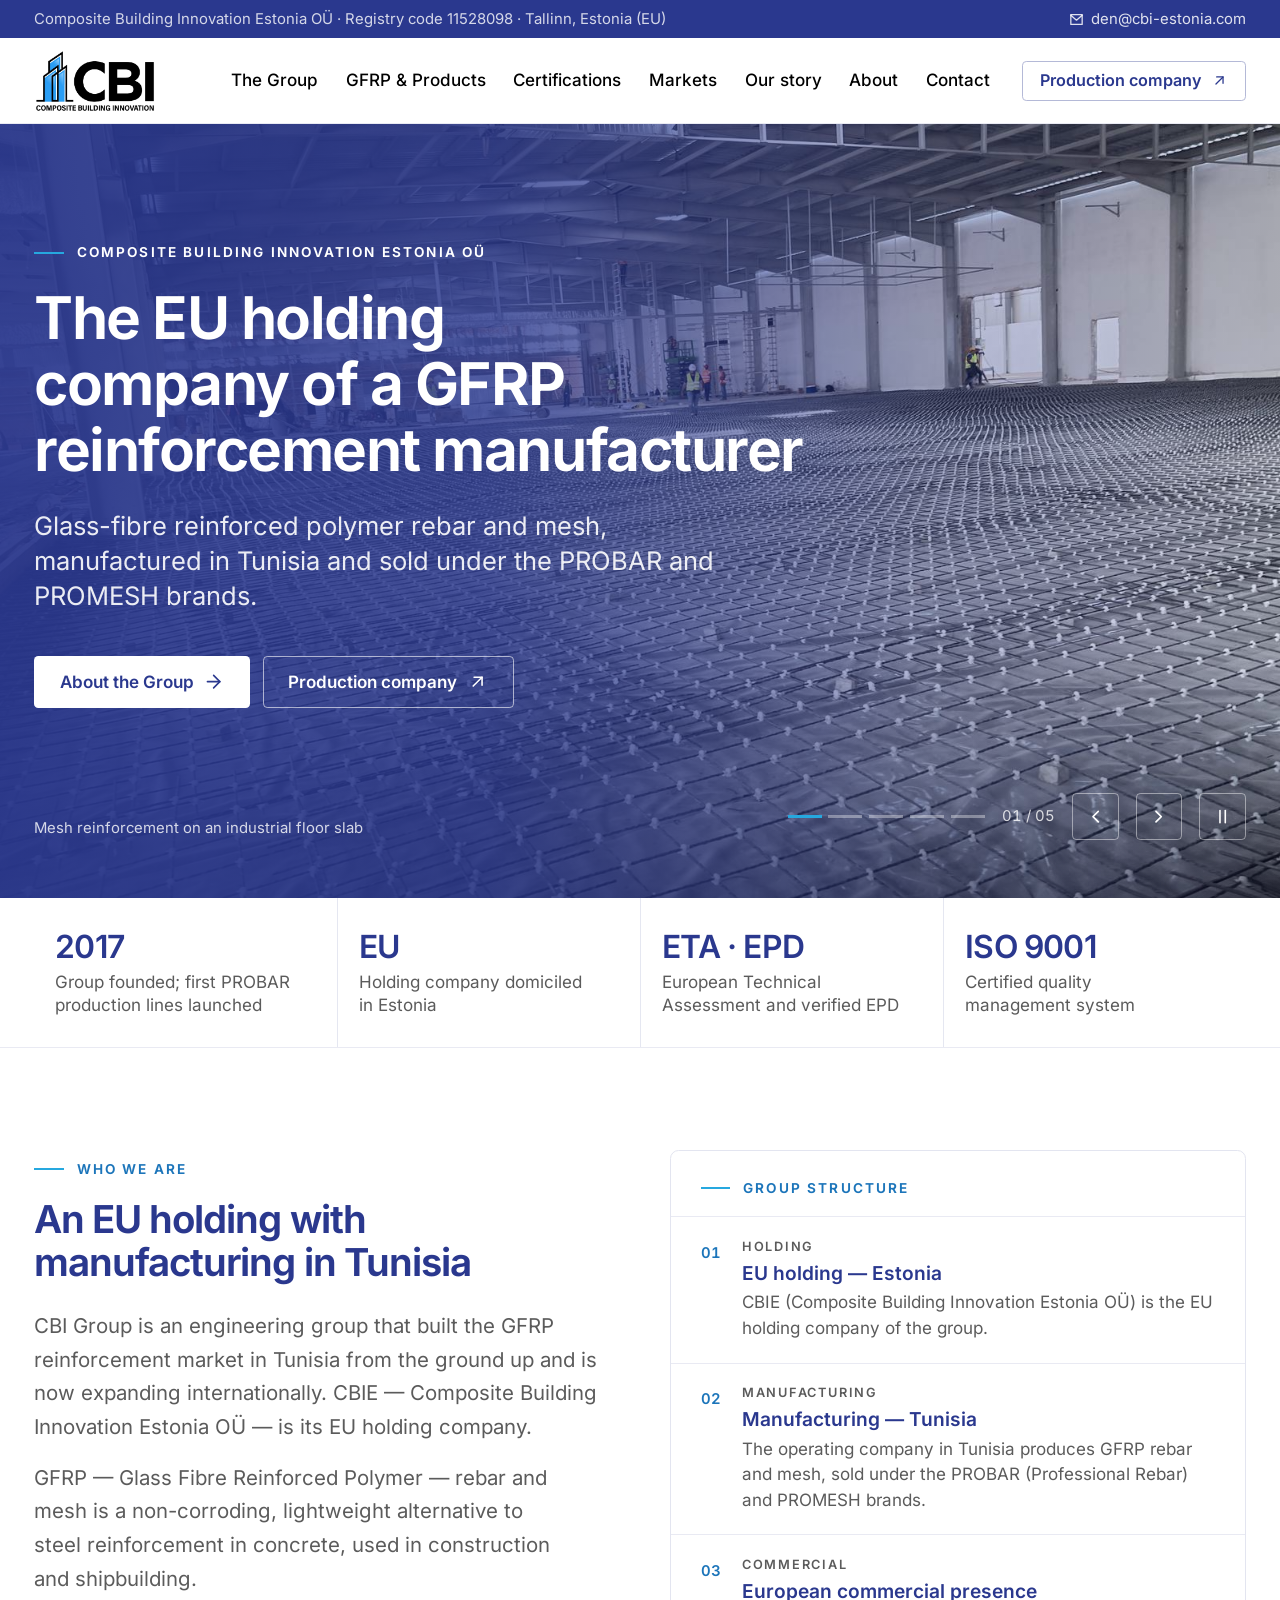
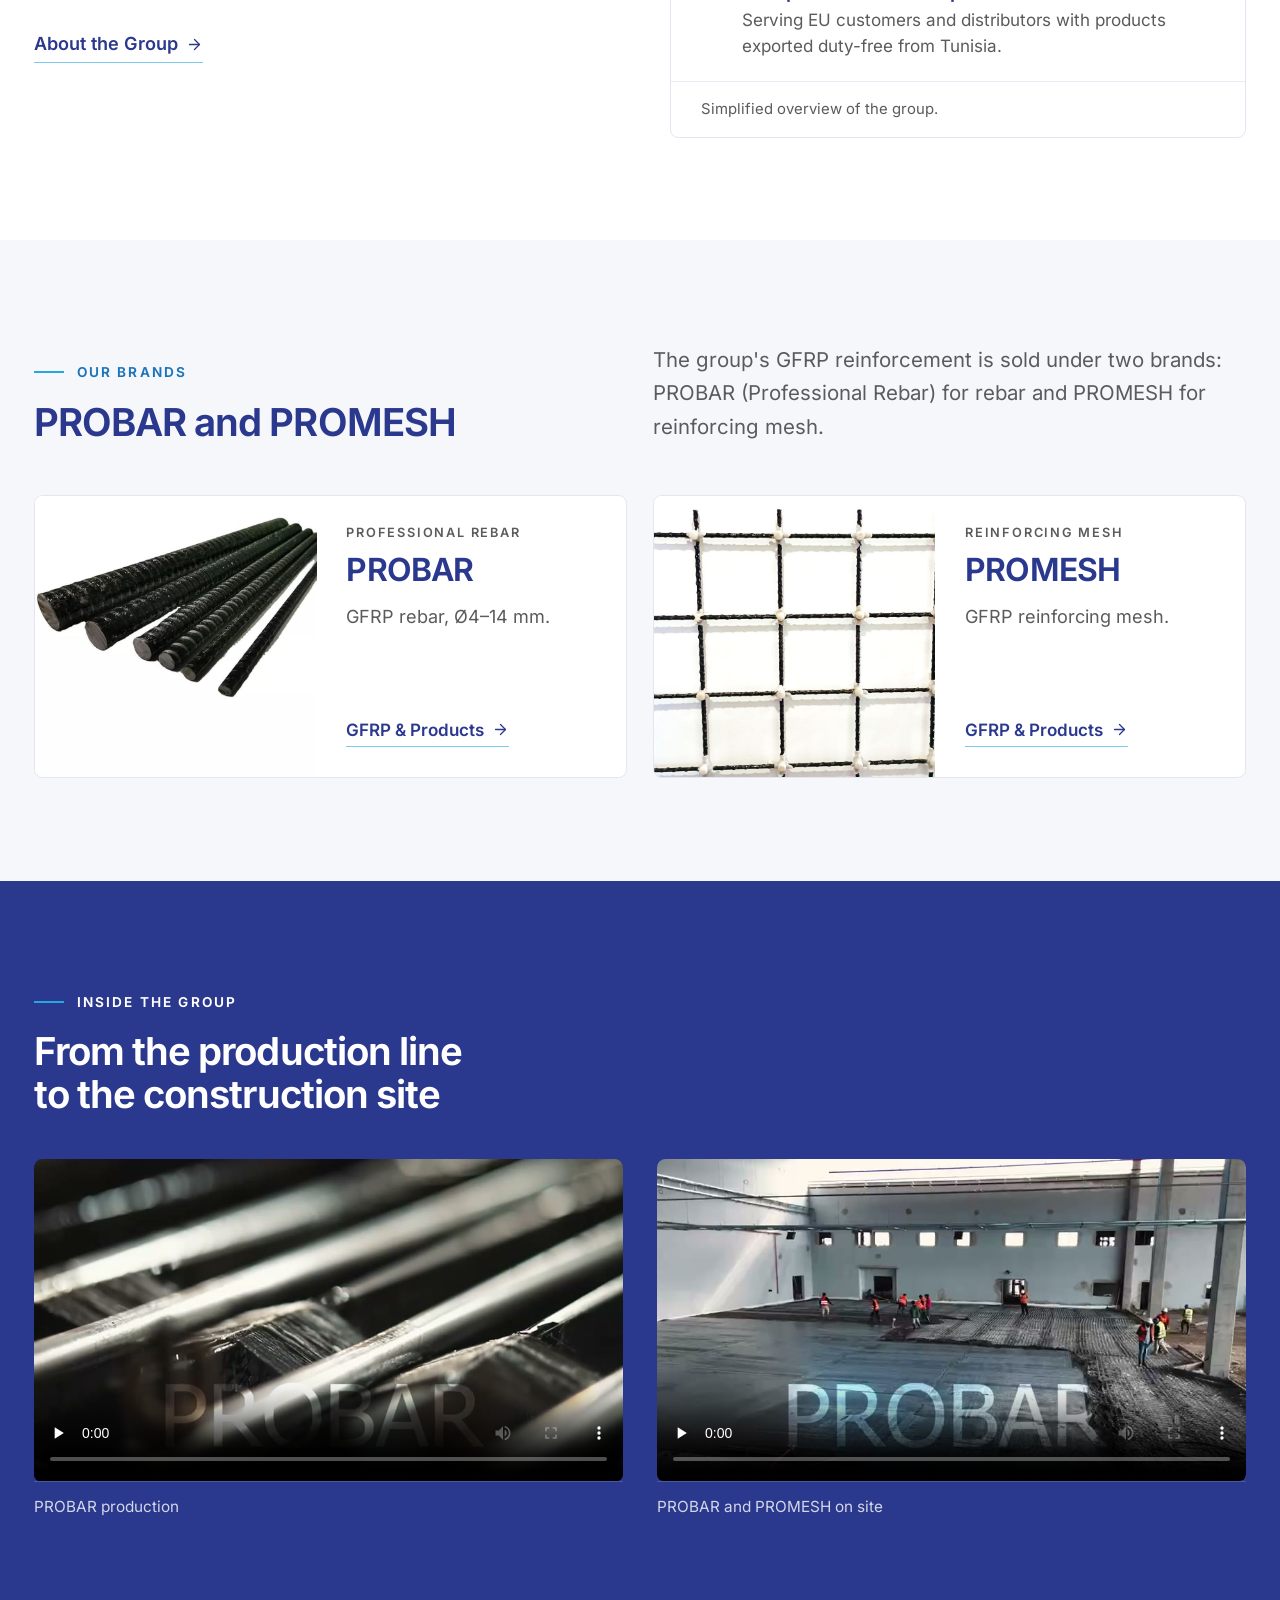
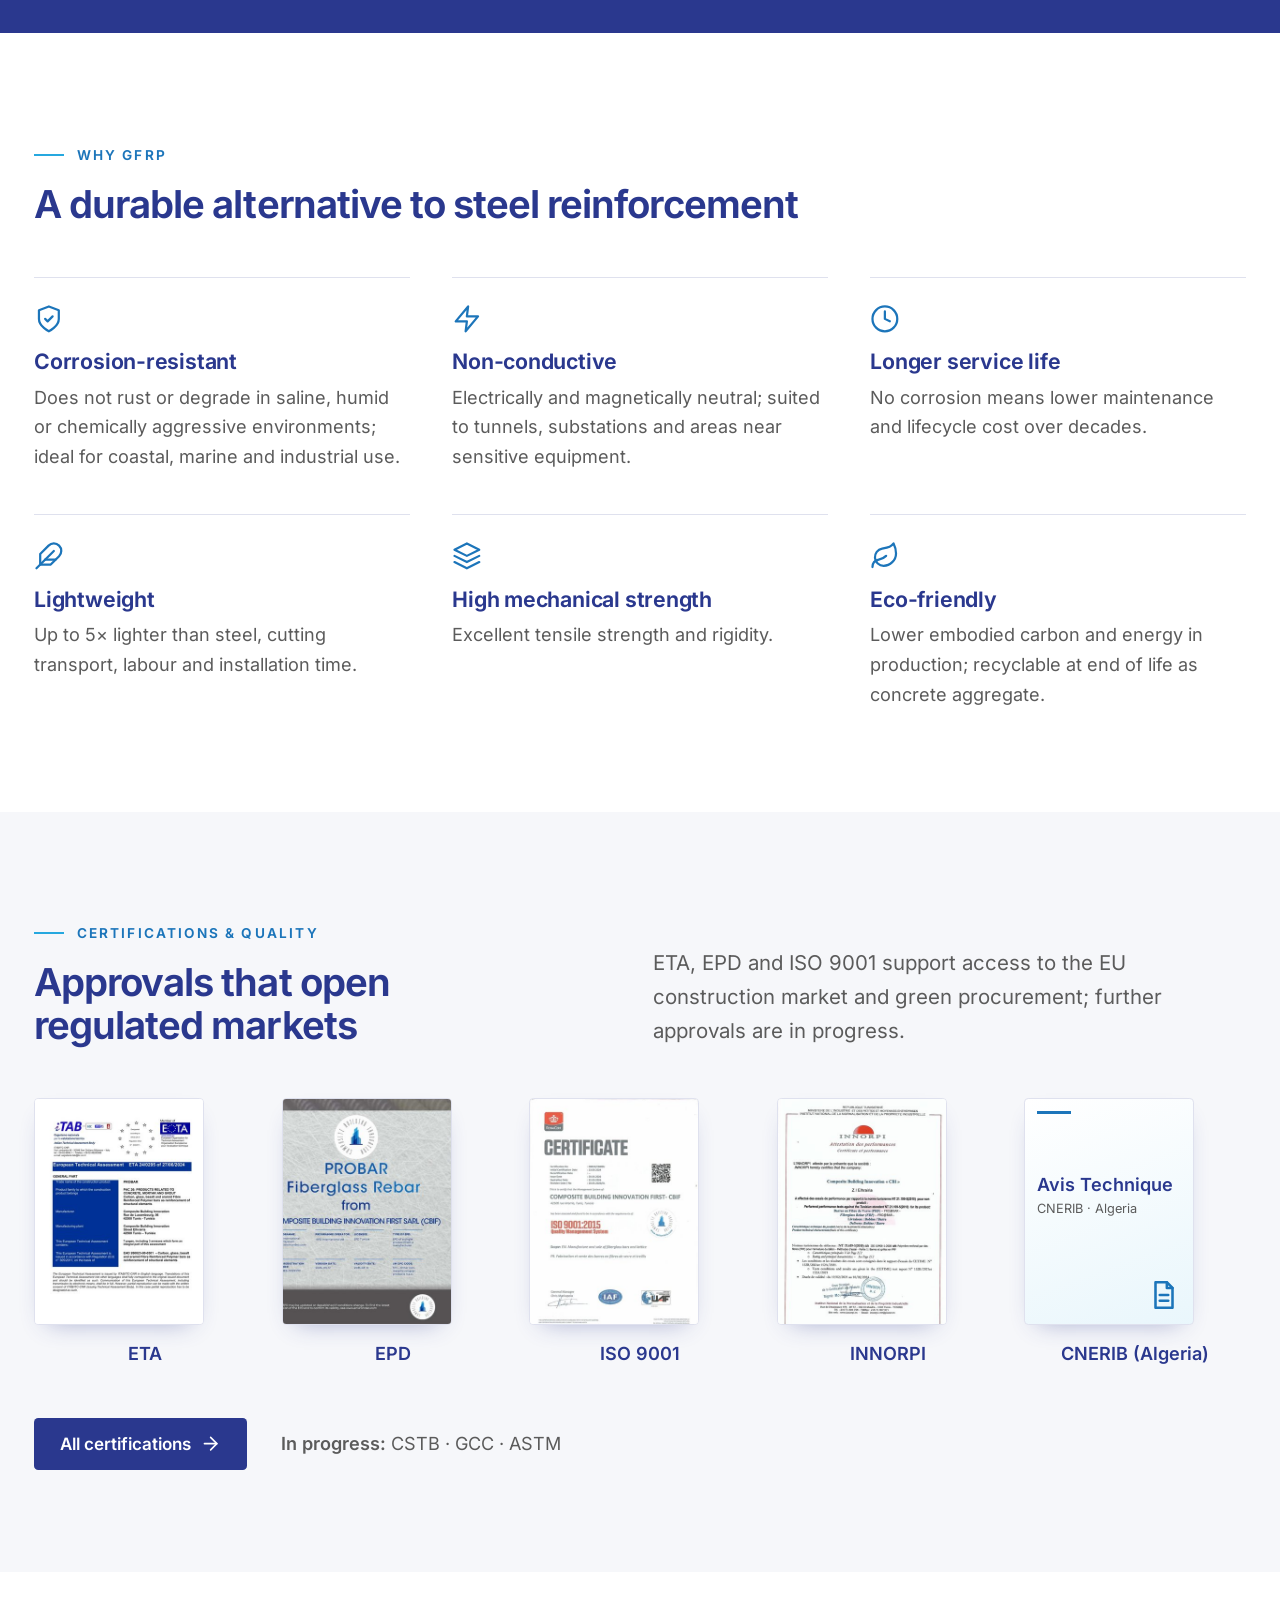
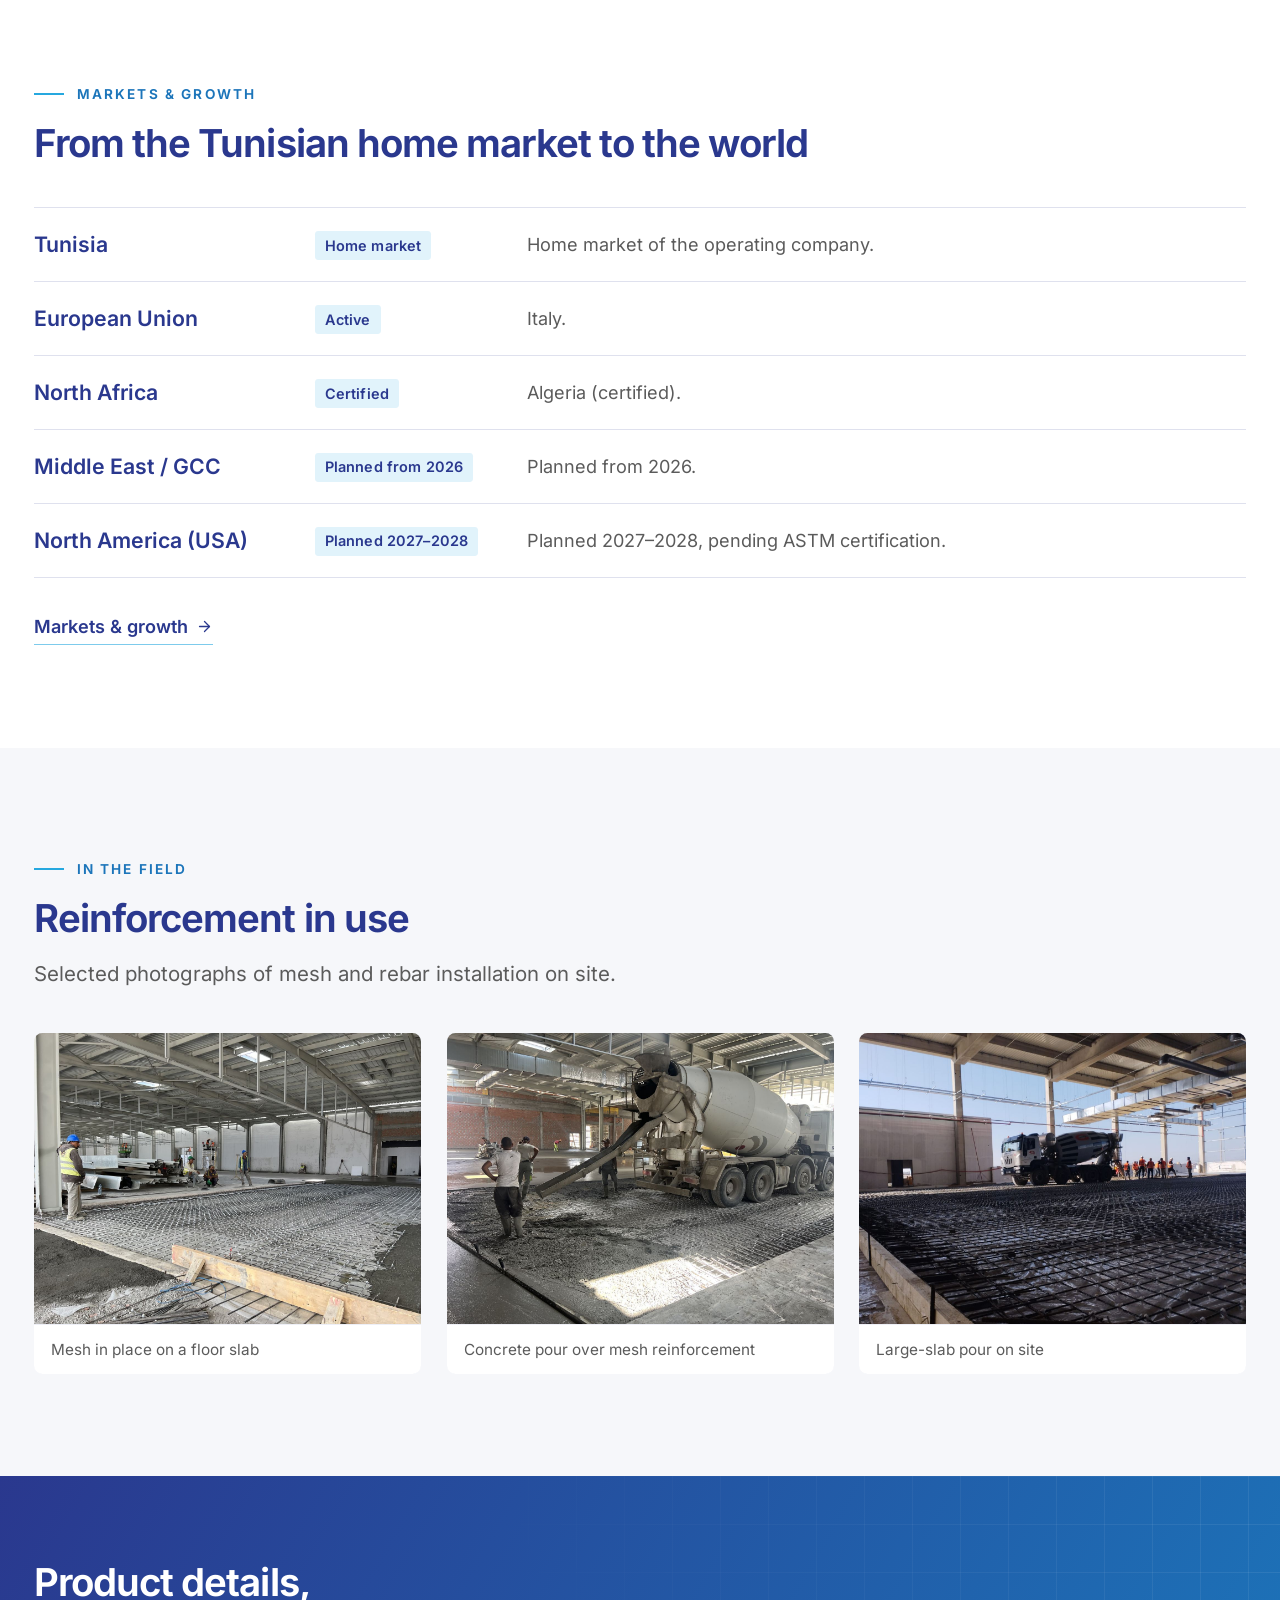
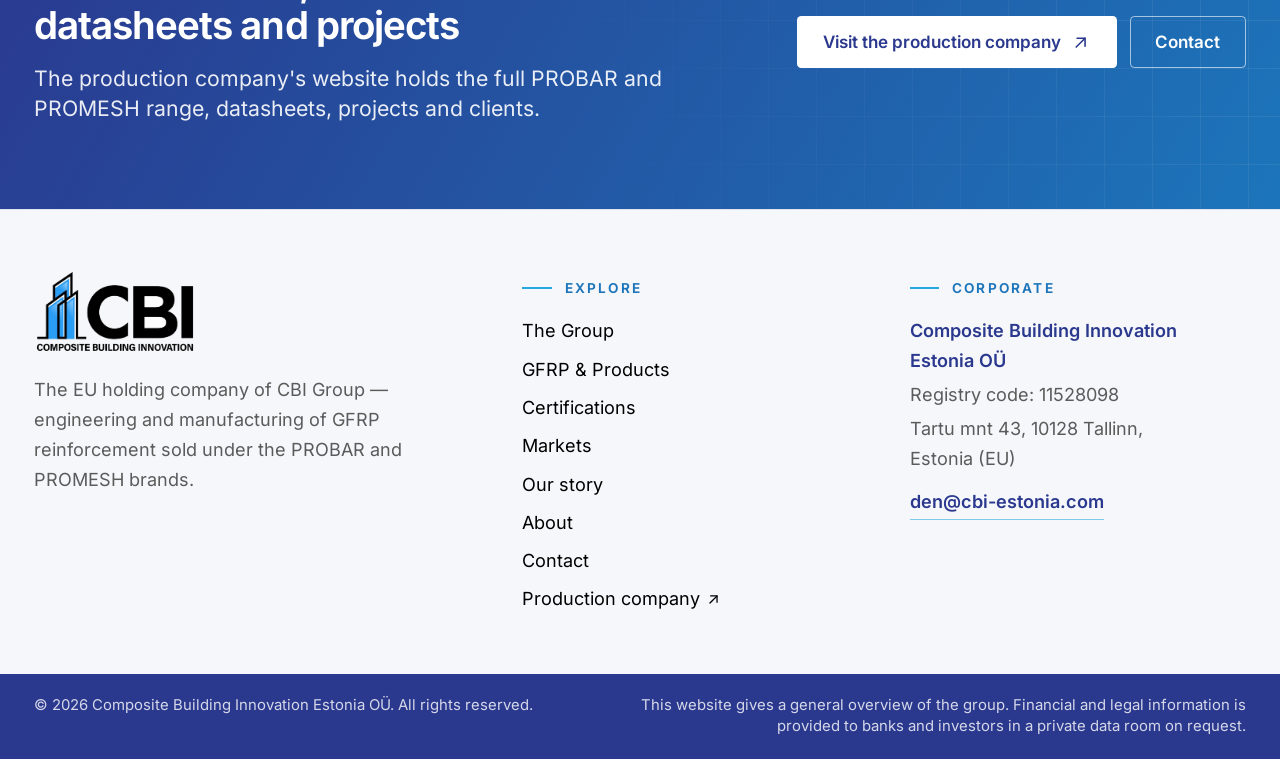
<file: index.html>
<!DOCTYPE html><html lang="en"> <head><meta charset="utf-8"><meta name="viewport" content="width=device-width, initial-scale=1"><title>CBIE — EU holding of a GFRP reinforcement manufacturing group</title><meta name="description" content="Composite Building Innovation Estonia OÜ (CBIE) is the EU holding company of an engineering group manufacturing GFRP rebar and mesh in Tunisia, sold under the PROBAR and PROMESH brands."><link rel="canonical" href="https://cbi-estonia.com/"><link rel="icon" type="image/png" href="/favicon.png"><meta property="og:type" content="website"><meta property="og:site_name" content="Composite Building Innovation Estonia OÜ"><meta property="og:title" content="CBIE — EU holding of a GFRP reinforcement manufacturing group"><meta property="og:description" content="Composite Building Innovation Estonia OÜ (CBIE) is the EU holding company of an engineering group manufacturing GFRP rebar and mesh in Tunisia, sold under the PROBAR and PROMESH brands."><meta property="og:url" content="https://cbi-estonia.com/"><meta property="og:image" content="https://cbi-estonia.com/og-default.png"><meta name="twitter:card" content="summary"><link rel="sitemap" href="/sitemap-index.xml"><link rel="stylesheet" href="/_astro/about.ML9YIhEE.css"></head> <body> <a href="#main" class="sr-only focus:not-sr-only focus:absolute focus:z-50 focus:bg-white focus:p-3">Skip to content</a> <div class="hidden md:block dark text-sm"> <div class="container-x 2xl:max-w-[88rem] flex items-center justify-between gap-6 py-2 text-white/80"> <p class="!text-sm">Composite Building Innovation Estonia OÜ · Registry code 11528098 · Tallinn, Estonia (EU)</p> <p class="!text-sm flex items-center gap-5"> <a href="mailto:den@cbi-estonia.com" class="!text-white/85 hover:!text-white no-underline inline-flex items-center gap-1.5"><svg xmlns="http://www.w3.org/2000/svg" viewBox="0 0 24 24" fill="none" stroke="currentColor" stroke-width="1.8" stroke-linecap="round" stroke-linejoin="round" class="h-4 w-4" aria-hidden="true"> <path d="M4 5h16v14H4z"></path><path d="M4 6l8 7 8-7"></path> </svg>den@cbi-estonia.com</a> </p> </div> </div> <header class="bg-white/95 backdrop-blur border-b border-blue-dark/10 sticky top-0 z-40"> <div class="container-x 2xl:max-w-[88rem] flex items-center justify-between gap-6 py-2.5"> <a href="/" class="shrink-0" aria-label="Composite Building Innovation Estonia OÜ — home"> <img src="/logos/logo-horizontal-name.png" alt="Composite Building Innovation Estonia OÜ" width="835" height="438" class="h-14 md:h-[3.75rem] w-auto"> </a> <nav aria-label="Main" class="hidden xl:flex items-center gap-0.5 whitespace-nowrap"> <a href="/group/" class="no-underline font-medium text-black hover:text-brand px-3 py-2 border-b-2 border-transparent">The Group</a><a href="/products/" class="no-underline font-medium text-black hover:text-brand px-3 py-2 border-b-2 border-transparent">GFRP &amp; Products</a><a href="/certifications/" class="no-underline font-medium text-black hover:text-brand px-3 py-2 border-b-2 border-transparent">Certifications</a><a href="/markets/" class="no-underline font-medium text-black hover:text-brand px-3 py-2 border-b-2 border-transparent">Markets</a><a href="/our-story/" class="no-underline font-medium text-black hover:text-brand px-3 py-2 border-b-2 border-transparent">Our story</a><a href="/about/" class="no-underline font-medium text-black hover:text-brand px-3 py-2 border-b-2 border-transparent">About</a><a href="/contact/" class="no-underline font-medium text-black hover:text-brand px-3 py-2 border-b-2 border-transparent">Contact</a> <a href="https://cbi-tunisia.com" title="Production company website — cbi-tunisia.com" class="btn btn-outline btn-sm ml-4" rel="noopener">Production company <svg xmlns="http://www.w3.org/2000/svg" viewBox="0 0 24 24" fill="none" stroke="currentColor" stroke-width="1.8" stroke-linecap="round" stroke-linejoin="round" class="h-4 w-4" aria-hidden="true"> <path d="M7 17L17 7"></path><path d="M8 7h9v9"></path> </svg></a> </nav> <details class="xl:hidden relative"> <summary class="cursor-pointer list-none btn btn-outline btn-sm">Menu</summary> <nav aria-label="Mobile" class="absolute right-0 mt-3 w-80 max-w-[calc(100vw-2.5rem)] bg-white border border-blue-dark/15 rounded-md shadow-xl p-3 flex flex-col"> <a href="/group/" class="no-underline text-black font-medium px-3 py-2.5 rounded hover:bg-blue-light/10">The Group</a><a href="/products/" class="no-underline text-black font-medium px-3 py-2.5 rounded hover:bg-blue-light/10">GFRP &amp; Products</a><a href="/certifications/" class="no-underline text-black font-medium px-3 py-2.5 rounded hover:bg-blue-light/10">Certifications</a><a href="/markets/" class="no-underline text-black font-medium px-3 py-2.5 rounded hover:bg-blue-light/10">Markets</a><a href="/our-story/" class="no-underline text-black font-medium px-3 py-2.5 rounded hover:bg-blue-light/10">Our story</a><a href="/about/" class="no-underline text-black font-medium px-3 py-2.5 rounded hover:bg-blue-light/10">About</a><a href="/contact/" class="no-underline text-black font-medium px-3 py-2.5 rounded hover:bg-blue-light/10">Contact</a> <a href="https://cbi-tunisia.com" title="Production company website — cbi-tunisia.com" class="btn btn-primary justify-center mt-2" rel="noopener">Production company <svg xmlns="http://www.w3.org/2000/svg" viewBox="0 0 24 24" fill="none" stroke="currentColor" stroke-width="1.8" stroke-linecap="round" stroke-linejoin="round" class="h-4 w-4" aria-hidden="true"> <path d="M7 17L17 7"></path><path d="M8 7h9v9"></path> </svg></a> </nav> </details> </div> </header> <main id="main">  <section class="hero" data-carousel aria-roledescription="carousel" aria-label="Composite Building Innovation Estonia OÜ"> <figure class="hero-slide is-active" data-caption="Mesh reinforcement on an industrial floor slab"> <img src="/images/hero-hall.jpg" alt="Mesh reinforcement laid across a large industrial floor slab" width="1600" height="1200" loading="eager" fetchpriority="high"> </figure><figure class="hero-slide" aria-hidden="true" data-caption="Mesh panels ready for dispatch"> <img src="/images/hero/dispatch.jpg" alt="Truck loaded with stacked reinforcing mesh panels" width="1280" height="963" loading="lazy"> </figure><figure class="hero-slide" aria-hidden="true" data-caption="Reinforcing mesh with spacers"> <img src="/images/hero/mesh-spacers.jpg" alt="Layers of GFRP reinforcing mesh fitted with spacers" width="1280" height="720" loading="lazy"> </figure><figure class="hero-slide" aria-hidden="true" data-caption="PROBAR and PROMESH at a construction trade exhibition"> <img src="/images/hero/exhibition-2024.jpg" alt="PROBAR and PROMESH displays at a construction trade exhibition" width="1280" height="960" loading="lazy"> </figure><figure class="hero-slide" aria-hidden="true" data-caption="The group's stand at Saudi Build"> <img src="/images/hero/saudi-build-2025.jpg" alt="The group's PROBAR stand at the Saudi Build exhibition" width="1280" height="960" loading="lazy"> </figure> <div class="hero-body"> <div class="container-x w-full py-16 md:py-20"> <p class="eyebrow light">Composite Building Innovation Estonia OÜ</p> <h1 class="!text-white mt-5 max-w-3xl">The EU holding company of a GFRP reinforcement manufacturer</h1> <p class="mt-6 max-w-2xl text-xl md:text-2xl leading-snug text-white/90">Glass-fibre reinforced polymer rebar and mesh, manufactured in Tunisia and sold under the PROBAR and PROMESH brands.</p> <div class="mt-10 flex flex-wrap gap-3"> <a href="/group/" class="btn btn-light">About the Group <svg xmlns="http://www.w3.org/2000/svg" viewBox="0 0 24 24" fill="none" stroke="currentColor" stroke-width="1.8" stroke-linecap="round" stroke-linejoin="round" class="h-5 w-5" aria-hidden="true"> <path d="M5 12h14"></path><path d="M12 5l7 7-7 7"></path> </svg></a> <a href="https://cbi-tunisia.com" title="Production company website — cbi-tunisia.com" class="btn btn-ghost" rel="noopener">Production company <svg xmlns="http://www.w3.org/2000/svg" viewBox="0 0 24 24" fill="none" stroke="currentColor" stroke-width="1.8" stroke-linecap="round" stroke-linejoin="round" class="h-5 w-5" aria-hidden="true"> <path d="M7 17L17 7"></path><path d="M8 7h9v9"></path> </svg></a> </div> </div> <div class="container-x w-full pb-8 flex flex-wrap items-end justify-between gap-4"> <p class="!text-sm text-white/80 min-h-[1.5em]" data-caption-out aria-live="polite">Mesh reinforcement on an industrial floor slab</p> <div class="flex items-center gap-4"> <div class="hero-dots" role="group" aria-label="Composite Building Innovation Estonia OÜ"> <button type="button" aria-label="1 / 5: Mesh reinforcement on an industrial floor slab" aria-current="true" data-go="0"></button><button type="button" aria-label="2 / 5: Mesh panels ready for dispatch" aria-current="false" data-go="1"></button><button type="button" aria-label="3 / 5: Reinforcing mesh with spacers" aria-current="false" data-go="2"></button><button type="button" aria-label="4 / 5: PROBAR and PROMESH at a construction trade exhibition" aria-current="false" data-go="3"></button><button type="button" aria-label="5 / 5: The group's stand at Saudi Build" aria-current="false" data-go="4"></button> </div> <span class="text-sm tabular-nums text-white/80" data-counter>01 / 05</span> <button type="button" class="hero-ctrl" data-prev aria-label="Previous photo"><svg xmlns="http://www.w3.org/2000/svg" viewBox="0 0 24 24" fill="none" stroke="currentColor" stroke-width="1.8" stroke-linecap="round" stroke-linejoin="round" class="h-5 w-5" aria-hidden="true"> <path d="M15 18l-6-6 6-6"></path> </svg></button> <button type="button" class="hero-ctrl" data-next aria-label="Next photo"><svg xmlns="http://www.w3.org/2000/svg" viewBox="0 0 24 24" fill="none" stroke="currentColor" stroke-width="1.8" stroke-linecap="round" stroke-linejoin="round" class="h-5 w-5" aria-hidden="true"> <path d="M9 18l6-6-6-6"></path> </svg></button> <button type="button" class="hero-ctrl" data-toggle aria-label="Pause slideshow" data-label-pause="Pause slideshow" data-label-play="Play slideshow"> <span data-icon-pause><svg xmlns="http://www.w3.org/2000/svg" viewBox="0 0 24 24" fill="none" stroke="currentColor" stroke-width="1.8" stroke-linecap="round" stroke-linejoin="round" class="h-5 w-5" aria-hidden="true"> <path d="M9 5v14"></path><path d="M15 5v14"></path> </svg></span> <span data-icon-play hidden><svg xmlns="http://www.w3.org/2000/svg" viewBox="0 0 24 24" fill="none" stroke="currentColor" stroke-width="1.8" stroke-linecap="round" stroke-linejoin="round" class="h-4 w-4" aria-hidden="true"> <path d="M7 4l13 8-13 8z"></path> </svg></span> </button> </div> </div> </div> </section> <script>
    (function () {
      var root = document.querySelector('[data-carousel]');
      if (!root) return;
      var slides = root.querySelectorAll('.hero-slide');
      var dots = root.querySelectorAll('[data-go]');
      var cap = root.querySelector('[data-caption-out]');
      var counter = root.querySelector('[data-counter]');
      var toggle = root.querySelector('[data-toggle]');
      var n = slides.length, i = 0, timer = null, hover = false;
      var paused = window.matchMedia('(prefers-reduced-motion: reduce)').matches;
      var pad = function (x) { return (x < 10 ? '0' : '') + x; };
      function show(k) {
        i = (k + n) % n;
        slides.forEach(function (s, j) { s.classList.toggle('is-active', j === i); if (j === i) s.removeAttribute('aria-hidden'); else s.setAttribute('aria-hidden', 'true'); });
        dots.forEach(function (d, j) { d.setAttribute('aria-current', j === i ? 'true' : 'false'); });
        cap.textContent = slides[i].dataset.caption;
        counter.textContent = pad(i + 1) + ' / ' + pad(n);
      }
      function schedule() { clearInterval(timer); if (!paused && !hover) timer = setInterval(function () { show(i + 1); }, 6500); }
      function setPaused(p) {
        paused = p;
        toggle.setAttribute('aria-label', p ? toggle.dataset.labelPlay : toggle.dataset.labelPause);
        toggle.querySelector('[data-icon-pause]').hidden = p;
        toggle.querySelector('[data-icon-play]').hidden = !p;
        schedule();
      }
      root.querySelector('[data-prev]').addEventListener('click', function () { show(i - 1); schedule(); });
      root.querySelector('[data-next]').addEventListener('click', function () { show(i + 1); schedule(); });
      dots.forEach(function (d) { d.addEventListener('click', function () { show(+d.dataset.go); schedule(); }); });
      toggle.addEventListener('click', function () { setPaused(!paused); });
      root.addEventListener('mouseenter', function () { hover = true; schedule(); });
      root.addEventListener('mouseleave', function () { hover = false; schedule(); });
      setPaused(paused);
    })();
  </script>  <section class="border-b border-blue-dark/10" aria-label="Key facts"> <ul class="container-x facts list-none"> <li> <p class="text-2xl md:text-3xl font-semibold tracking-tight text-blue-dark">2017</p> <p class="mt-1 !text-base text-grey leading-snug">Group founded; first PROBAR production lines launched</p> </li><li> <p class="text-2xl md:text-3xl font-semibold tracking-tight text-blue-dark">EU</p> <p class="mt-1 !text-base text-grey leading-snug">Holding company domiciled in Estonia</p> </li><li> <p class="text-2xl md:text-3xl font-semibold tracking-tight text-blue-dark">ETA · EPD</p> <p class="mt-1 !text-base text-grey leading-snug">European Technical Assessment and verified EPD</p> </li><li> <p class="text-2xl md:text-3xl font-semibold tracking-tight text-blue-dark">ISO 9001</p> <p class="mt-1 !text-base text-grey leading-snug">Certified quality management system</p> </li> </ul> </section>  <section class="section"> <div class="container-x grid gap-14 lg:grid-cols-[1fr_1fr] items-start"> <div> <p class="eyebrow">Who we are</p> <h2 class="mt-4">An EU holding with manufacturing in Tunisia</h2> <p class="mt-6 lead">CBI Group is an engineering group that built the GFRP reinforcement market in Tunisia from the ground up and is now expanding internationally. CBIE — Composite Building Innovation Estonia OÜ — is its EU holding company.</p> <p class="mt-4 lead">GFRP — Glass Fibre Reinforced Polymer — rebar and mesh is a non-corroding, lightweight alternative to steel reinforcement in concrete, used in construction and shipbuilding.</p> <p class="mt-8"><a href="/group/" class="link-arrow">About the Group <svg xmlns="http://www.w3.org/2000/svg" viewBox="0 0 24 24" fill="none" stroke="currentColor" stroke-width="1.8" stroke-linecap="round" stroke-linejoin="round" class="h-4 w-4" aria-hidden="true"> <path d="M5 12h14"></path><path d="M12 5l7 7-7 7"></path> </svg></a></p> </div> <aside class="card !p-0" aria-label="Group structure"> <p class="px-7 pt-6 pb-4 eyebrow">Group structure</p> <ol class="list-none"> <li class="relative border-t border-blue-dark/10 px-7 py-5 flex gap-5"> <span class="text-sm font-semibold text-brand tabular-nums pt-1">01</span> <div> <p class="text-xs font-semibold uppercase tracking-[.14em] text-grey">Holding</p> <p class="mt-1 font-semibold text-blue-dark text-lg leading-snug">EU holding — Estonia</p> <p class="text-grey mt-1 !text-base">CBIE (Composite Building Innovation Estonia OÜ) is the EU holding company of the group.</p> </div> </li><li class="relative border-t border-blue-dark/10 px-7 py-5 flex gap-5"> <span class="text-sm font-semibold text-brand tabular-nums pt-1">02</span> <div> <p class="text-xs font-semibold uppercase tracking-[.14em] text-grey">Manufacturing</p> <p class="mt-1 font-semibold text-blue-dark text-lg leading-snug">Manufacturing — Tunisia</p> <p class="text-grey mt-1 !text-base">The operating company in Tunisia produces GFRP rebar and mesh, sold under the PROBAR (Professional Rebar) and PROMESH brands.</p> </div> </li><li class="relative border-t border-blue-dark/10 px-7 py-5 flex gap-5"> <span class="text-sm font-semibold text-brand tabular-nums pt-1">03</span> <div> <p class="text-xs font-semibold uppercase tracking-[.14em] text-grey">Commercial</p> <p class="mt-1 font-semibold text-blue-dark text-lg leading-snug">European commercial presence</p> <p class="text-grey mt-1 !text-base">Serving EU customers and distributors with products exported duty-free from Tunisia.</p> </div> </li> </ol> <p class="border-t border-blue-dark/10 px-7 py-4 !text-sm text-grey">Simplified overview of the group.</p> </aside> </div> </section>  <section class="section tint"> <div class="container-x"> <div class="grid gap-6 lg:grid-cols-[1fr_1fr] items-end"> <div> <p class="eyebrow">Our brands</p> <h2 class="mt-4">PROBAR and PROMESH</h2> </div> <p class="lead">The group&#39;s GFRP reinforcement is sold under two brands: PROBAR (Professional Rebar) for rebar and PROMESH for reinforcing mesh.</p> </div> <div class="mt-12 grid gap-6 md:grid-cols-2"> <a href="/products/" class="card !p-0 overflow-hidden grid sm:grid-cols-[1fr_1.1fr]"> <img src="/images/probar.jpg" alt="PROBAR GFRP rebar bars" width="900" height="900" loading="lazy" class="h-full w-full object-cover aspect-[4/3] sm:aspect-auto bg-white"> <div class="p-7 flex flex-col"> <p class="text-xs font-semibold uppercase tracking-[.14em] text-grey">Professional Rebar</p> <h3 class="mt-2 !text-3xl tracking-tight">PROBAR</h3> <p class="mt-3 text-grey">GFRP rebar, Ø4–14 mm.</p> <span class="mt-auto pt-6 link-arrow self-start">GFRP &amp; Products <svg xmlns="http://www.w3.org/2000/svg" viewBox="0 0 24 24" fill="none" stroke="currentColor" stroke-width="1.8" stroke-linecap="round" stroke-linejoin="round" class="h-4 w-4" aria-hidden="true"> <path d="M5 12h14"></path><path d="M12 5l7 7-7 7"></path> </svg></span> </div> </a><a href="/products/" class="card !p-0 overflow-hidden grid sm:grid-cols-[1fr_1.1fr]"> <img src="/images/promesh.jpg" alt="PROMESH GFRP reinforcing mesh" width="900" height="900" loading="lazy" class="h-full w-full object-cover aspect-[4/3] sm:aspect-auto bg-white"> <div class="p-7 flex flex-col"> <p class="text-xs font-semibold uppercase tracking-[.14em] text-grey">Reinforcing mesh</p> <h3 class="mt-2 !text-3xl tracking-tight">PROMESH</h3> <p class="mt-3 text-grey">GFRP reinforcing mesh.</p> <span class="mt-auto pt-6 link-arrow self-start">GFRP &amp; Products <svg xmlns="http://www.w3.org/2000/svg" viewBox="0 0 24 24" fill="none" stroke="currentColor" stroke-width="1.8" stroke-linecap="round" stroke-linejoin="round" class="h-4 w-4" aria-hidden="true"> <path d="M5 12h14"></path><path d="M12 5l7 7-7 7"></path> </svg></span> </div> </a> </div> </div> </section>  <section class="section dark"> <div class="container-x"> <p class="eyebrow">Inside the group</p> <h2 class="mt-4 max-w-3xl">From the production line to the construction site</h2> <div class="mt-10 grid gap-8 md:grid-cols-2"> <figure class="photo"> <video controls preload="none" playsinline poster="/media/probar-production.jpg" width="848" height="464" class="aspect-[848/464] rounded-md bg-black"> <source src="/media/probar-production.mp4" type="video/mp4"> </video> <figcaption>PROBAR production</figcaption> </figure><figure class="photo"> <video controls preload="none" playsinline poster="/media/probar-installation.jpg" width="848" height="464" class="aspect-[848/464] rounded-md bg-black"> <source src="/media/probar-installation.mp4" type="video/mp4"> </video> <figcaption>PROBAR and PROMESH on site</figcaption> </figure> </div> </div> </section>  <section class="section"> <div class="container-x"> <p class="eyebrow">Why GFRP</p> <h2 class="mt-4 max-w-3xl">A durable alternative to steel reinforcement</h2> <div class="mt-12 grid gap-x-10 gap-y-10 md:grid-cols-2 lg:grid-cols-3"> <div class="border-t border-blue-dark/15 pt-6"> <svg xmlns="http://www.w3.org/2000/svg" viewBox="0 0 24 24" fill="none" stroke="currentColor" stroke-width="1.8" stroke-linecap="round" stroke-linejoin="round" class="h-7 w-7 icon-plain" aria-hidden="true"> <path d="M12 22s8-4 8-10V5l-8-3-8 3v7c0 6 8 10 8 10z"></path><path d="M9 12l2 2 4-4"></path> </svg> <h3 class="mt-4">Corrosion-resistant</h3> <p class="mt-2 text-grey">Does not rust or degrade in saline, humid or chemically aggressive environments; ideal for coastal, marine and industrial use.</p> </div><div class="border-t border-blue-dark/15 pt-6"> <svg xmlns="http://www.w3.org/2000/svg" viewBox="0 0 24 24" fill="none" stroke="currentColor" stroke-width="1.8" stroke-linecap="round" stroke-linejoin="round" class="h-7 w-7 icon-plain" aria-hidden="true"> <path d="M13 2L3 14h9l-1 8 10-12h-9l1-8z"></path> </svg> <h3 class="mt-4">Non-conductive</h3> <p class="mt-2 text-grey">Electrically and magnetically neutral; suited to tunnels, substations and areas near sensitive equipment.</p> </div><div class="border-t border-blue-dark/15 pt-6"> <svg xmlns="http://www.w3.org/2000/svg" viewBox="0 0 24 24" fill="none" stroke="currentColor" stroke-width="1.8" stroke-linecap="round" stroke-linejoin="round" class="h-7 w-7 icon-plain" aria-hidden="true"> <path d="M12 6v6l4 2"></path><path d="M12 22a10 10 0 1 0 0-20 10 10 0 0 0 0 20z"></path> </svg> <h3 class="mt-4">Longer service life</h3> <p class="mt-2 text-grey">No corrosion means lower maintenance and lifecycle cost over decades.</p> </div><div class="border-t border-blue-dark/15 pt-6"> <svg xmlns="http://www.w3.org/2000/svg" viewBox="0 0 24 24" fill="none" stroke="currentColor" stroke-width="1.8" stroke-linecap="round" stroke-linejoin="round" class="h-7 w-7 icon-plain" aria-hidden="true"> <path d="M20.24 12.24a6 6 0 0 0-8.49-8.49L5 10.5V19h8.5z"></path><path d="M16 8L2 22"></path><path d="M17.5 15H9"></path> </svg> <h3 class="mt-4">Lightweight</h3> <p class="mt-2 text-grey">Up to 5× lighter than steel, cutting transport, labour and installation time.</p> </div><div class="border-t border-blue-dark/15 pt-6"> <svg xmlns="http://www.w3.org/2000/svg" viewBox="0 0 24 24" fill="none" stroke="currentColor" stroke-width="1.8" stroke-linecap="round" stroke-linejoin="round" class="h-7 w-7 icon-plain" aria-hidden="true"> <path d="M12 2l10 5-10 5L2 7z"></path><path d="M2 17l10 5 10-5"></path><path d="M2 12l10 5 10-5"></path> </svg> <h3 class="mt-4">High mechanical strength</h3> <p class="mt-2 text-grey">Excellent tensile strength and rigidity.</p> </div><div class="border-t border-blue-dark/15 pt-6"> <svg xmlns="http://www.w3.org/2000/svg" viewBox="0 0 24 24" fill="none" stroke="currentColor" stroke-width="1.8" stroke-linecap="round" stroke-linejoin="round" class="h-7 w-7 icon-plain" aria-hidden="true"> <path d="M11 20A7 7 0 0 1 9.8 6.1C15.5 5 17 4.48 19 2c1 2 2 4.18 2 8 0 5.5-4.78 10-10 10z"></path><path d="M2 21c0-3 1.85-5.36 5.08-6C9.5 14.52 12 13 13 12"></path> </svg> <h3 class="mt-4">Eco-friendly</h3> <p class="mt-2 text-grey">Lower embodied carbon and energy in production; recyclable at end of life as concrete aggregate.</p> </div> </div> </div> </section>  <section class="section tint"> <div class="container-x"> <div class="grid gap-6 lg:grid-cols-[1fr_1fr] items-end"> <div> <p class="eyebrow">Certifications &amp; quality</p> <h2 class="mt-4">Approvals that open regulated markets</h2> </div> <p class="lead">ETA, EPD and ISO 9001 support access to the EU construction market and green procurement; further approvals are in progress.</p> </div> <ul class="mt-12 grid gap-6 grid-cols-2 sm:grid-cols-3 lg:grid-cols-5 list-none"> <li class="flex flex-col items-center text-center"> <div class="cert-thumb !w-full max-w-[10rem]"><img src="/certificates/eta.jpg" alt="First page of European Technical Assessment ETA 24/0295" width="360" height="480" loading="lazy"></div> <p class="mt-4 font-semibold text-blue-dark leading-snug">ETA</p> </li><li class="flex flex-col items-center text-center"> <div class="cert-thumb !w-full max-w-[10rem]"><img src="/certificates/epd.jpg" alt="Cover of the Environmental Product Declaration for PROBAR fiberglass rebar" width="360" height="480" loading="lazy"></div> <p class="mt-4 font-semibold text-blue-dark leading-snug">EPD</p> </li><li class="flex flex-col items-center text-center"> <div class="cert-thumb !w-full max-w-[10rem]"><img src="/certificates/iso9001.jpg" alt="ISO 9001:2015 certificate issued by RoyalCert" width="360" height="480" loading="lazy"></div> <p class="mt-4 font-semibold text-blue-dark leading-snug">ISO 9001</p> </li><li class="flex flex-col items-center text-center"> <div class="cert-thumb !w-full max-w-[10rem]"><img src="/certificates/innorpi.jpg" alt="INNORPI certificate of performance for PRO@BAR fiberglass rebar" width="360" height="480" loading="lazy"></div> <p class="mt-4 font-semibold text-blue-dark leading-snug">INNORPI</p> </li><li class="flex flex-col items-center text-center"> <div class="cert-thumb doc !w-full max-w-[10rem] text-left"><span><span class="block font-semibold text-blue-dark leading-tight">Avis Technique</span><span class="block mt-1 text-xs text-grey">CNERIB · Algeria</span></span><svg xmlns="http://www.w3.org/2000/svg" viewBox="0 0 24 24" fill="none" stroke="currentColor" stroke-width="1.8" stroke-linecap="round" stroke-linejoin="round" class="h-8 w-8 icon-plain self-end" aria-hidden="true"> <path d="M14 3H6v18h12V7z"></path><path d="M14 3v4h4"></path><path d="M9 12h6"></path><path d="M9 16h6"></path> </svg></div> <p class="mt-4 font-semibold text-blue-dark leading-snug">CNERIB (Algeria)</p> </li> </ul> <div class="mt-12 flex flex-wrap items-center gap-x-8 gap-y-4"> <a href="/certifications/" class="btn btn-primary">All certifications <svg xmlns="http://www.w3.org/2000/svg" viewBox="0 0 24 24" fill="none" stroke="currentColor" stroke-width="1.8" stroke-linecap="round" stroke-linejoin="round" class="h-5 w-5" aria-hidden="true"> <path d="M5 12h14"></path><path d="M12 5l7 7-7 7"></path> </svg></a> <p class="text-grey"><span class="font-semibold">In progress:</span> CSTB · GCC · ASTM</p> </div> </div> </section>  <section class="section"> <div class="container-x"> <p class="eyebrow">Markets &amp; growth</p> <h2 class="mt-4 max-w-3xl">From the Tunisian home market to the world</h2> <ul class="mt-10 list-none border-t border-blue-dark/15"> <li class="grid gap-2 md:grid-cols-[16rem_12rem_1fr] md:items-center border-b border-blue-dark/15 py-5"> <p class="text-xl font-semibold text-blue-dark">Tunisia</p> <p><span class="tag">Home market</span></p> <p class="text-grey">Home market of the operating company.</p> </li><li class="grid gap-2 md:grid-cols-[16rem_12rem_1fr] md:items-center border-b border-blue-dark/15 py-5"> <p class="text-xl font-semibold text-blue-dark">European Union</p> <p><span class="tag">Active</span></p> <p class="text-grey">Italy.</p> </li><li class="grid gap-2 md:grid-cols-[16rem_12rem_1fr] md:items-center border-b border-blue-dark/15 py-5"> <p class="text-xl font-semibold text-blue-dark">North Africa</p> <p><span class="tag">Certified</span></p> <p class="text-grey">Algeria (certified).</p> </li><li class="grid gap-2 md:grid-cols-[16rem_12rem_1fr] md:items-center border-b border-blue-dark/15 py-5"> <p class="text-xl font-semibold text-blue-dark">Middle East / GCC</p> <p><span class="tag">Planned from 2026</span></p> <p class="text-grey">Planned from 2026.</p> </li><li class="grid gap-2 md:grid-cols-[16rem_12rem_1fr] md:items-center border-b border-blue-dark/15 py-5"> <p class="text-xl font-semibold text-blue-dark">North America (USA)</p> <p><span class="tag">Planned 2027–2028</span></p> <p class="text-grey">Planned 2027–2028, pending ASTM certification.</p> </li> </ul> <p class="mt-8"><a href="/markets/" class="link-arrow">Markets &amp; growth <svg xmlns="http://www.w3.org/2000/svg" viewBox="0 0 24 24" fill="none" stroke="currentColor" stroke-width="1.8" stroke-linecap="round" stroke-linejoin="round" class="h-4 w-4" aria-hidden="true"> <path d="M5 12h14"></path><path d="M12 5l7 7-7 7"></path> </svg></a></p> </div> </section>  <section class="section tint"> <div class="container-x"> <p class="eyebrow">In the field</p> <h2 class="mt-4 max-w-3xl">Reinforcement in use</h2> <p class="mt-4 lead">Selected photographs of mesh and rebar installation on site.</p> <div class="mt-10 grid gap-6 md:grid-cols-3"> <figure class="photo"> <img src="/images/site-slab.jpg" alt="Reinforcing mesh in place on an industrial floor slab" width="1400" height="1050" loading="lazy" class="aspect-[4/3]"> <figcaption>Mesh in place on a floor slab</figcaption> </figure><figure class="photo"> <img src="/images/site-pour.jpg" alt="Concrete being poured over reinforcing mesh from a mixer truck" width="1400" height="1050" loading="lazy" class="aspect-[4/3]"> <figcaption>Concrete pour over mesh reinforcement</figcaption> </figure><figure class="photo"> <img src="/images/site-truck-pour.jpg" alt="Mixer truck and crew working on a large mesh-reinforced slab" width="1400" height="1050" loading="lazy" class="aspect-[4/3]"> <figcaption>Large-slab pour on site</figcaption> </figure> </div> </div> </section>  <section class="page-hero"> <div class="container-x py-16 md:py-20 grid gap-8 md:grid-cols-[1.5fr_1fr] items-center"> <div> <h2 class="!text-white">Product details, datasheets and projects</h2> <p class="mt-4 text-xl text-white/90 max-w-2xl">The production company&#39;s website holds the full PROBAR and PROMESH range, datasheets, projects and clients.</p> </div> <div class="flex flex-wrap gap-3 md:justify-end"> <a href="https://cbi-tunisia.com" title="Production company website — cbi-tunisia.com" class="btn btn-light" rel="noopener">Visit the production company <svg xmlns="http://www.w3.org/2000/svg" viewBox="0 0 24 24" fill="none" stroke="currentColor" stroke-width="1.8" stroke-linecap="round" stroke-linejoin="round" class="h-5 w-5" aria-hidden="true"> <path d="M7 17L17 7"></path><path d="M8 7h9v9"></path> </svg></a> <a href="/contact/" class="btn btn-ghost">Contact</a> </div> </div> </section> </main> <footer class="tint border-t border-blue-dark/10"> <div class="container-x py-14 grid gap-12 md:grid-cols-[1.3fr_1fr_1fr]"> <div> <img src="/logos/logo-horizontal-name.png" alt="Composite Building Innovation Estonia OÜ" width="835" height="438" class="h-20 w-auto" loading="lazy"> <p class="mt-5 text-grey max-w-sm">The EU holding company of CBI Group — engineering and manufacturing of GFRP reinforcement sold under the PROBAR and PROMESH brands.</p> </div> <div> <p class="eyebrow">Explore</p> <ul class="mt-4 space-y-2"> <li><a href="/group/" class="text-black no-underline hover:text-brand">The Group</a></li><li><a href="/products/" class="text-black no-underline hover:text-brand">GFRP &amp; Products</a></li><li><a href="/certifications/" class="text-black no-underline hover:text-brand">Certifications</a></li><li><a href="/markets/" class="text-black no-underline hover:text-brand">Markets</a></li><li><a href="/our-story/" class="text-black no-underline hover:text-brand">Our story</a></li><li><a href="/about/" class="text-black no-underline hover:text-brand">About</a></li><li><a href="/contact/" class="text-black no-underline hover:text-brand">Contact</a></li> <li><a href="https://cbi-tunisia.com" title="Production company website — cbi-tunisia.com" class="text-black no-underline hover:text-brand inline-flex items-center gap-1" rel="noopener">Production company <svg xmlns="http://www.w3.org/2000/svg" viewBox="0 0 24 24" fill="none" stroke="currentColor" stroke-width="1.8" stroke-linecap="round" stroke-linejoin="round" class="h-4 w-4" aria-hidden="true"> <path d="M7 17L17 7"></path><path d="M8 7h9v9"></path> </svg></a></li> </ul> </div> <div> <p class="eyebrow">Corporate</p> <p class="mt-4 font-semibold text-blue-dark">Composite Building Innovation Estonia OÜ</p> <p class="mt-1 text-grey">Registry code: 11528098</p> <p class="mt-1 text-grey">Tartu mnt 43, 10128 Tallinn, Estonia (EU)</p> <p class="mt-3"><a href="mailto:den@cbi-estonia.com" class="link-arrow">den@cbi-estonia.com</a></p> </div> </div> <div class="dark"> <div class="container-x py-5 text-sm text-white/80 flex flex-col gap-1 md:flex-row md:justify-between md:gap-10"> <p class="!text-sm shrink-0">© 2026 Composite Building Innovation Estonia OÜ. All rights reserved.</p> <p class="!text-sm md:text-right max-w-2xl">This website gives a general overview of the group. Financial and legal information is provided to banks and investors in a private data room on request.</p> </div> </div> </footer> </body></html>
</file>
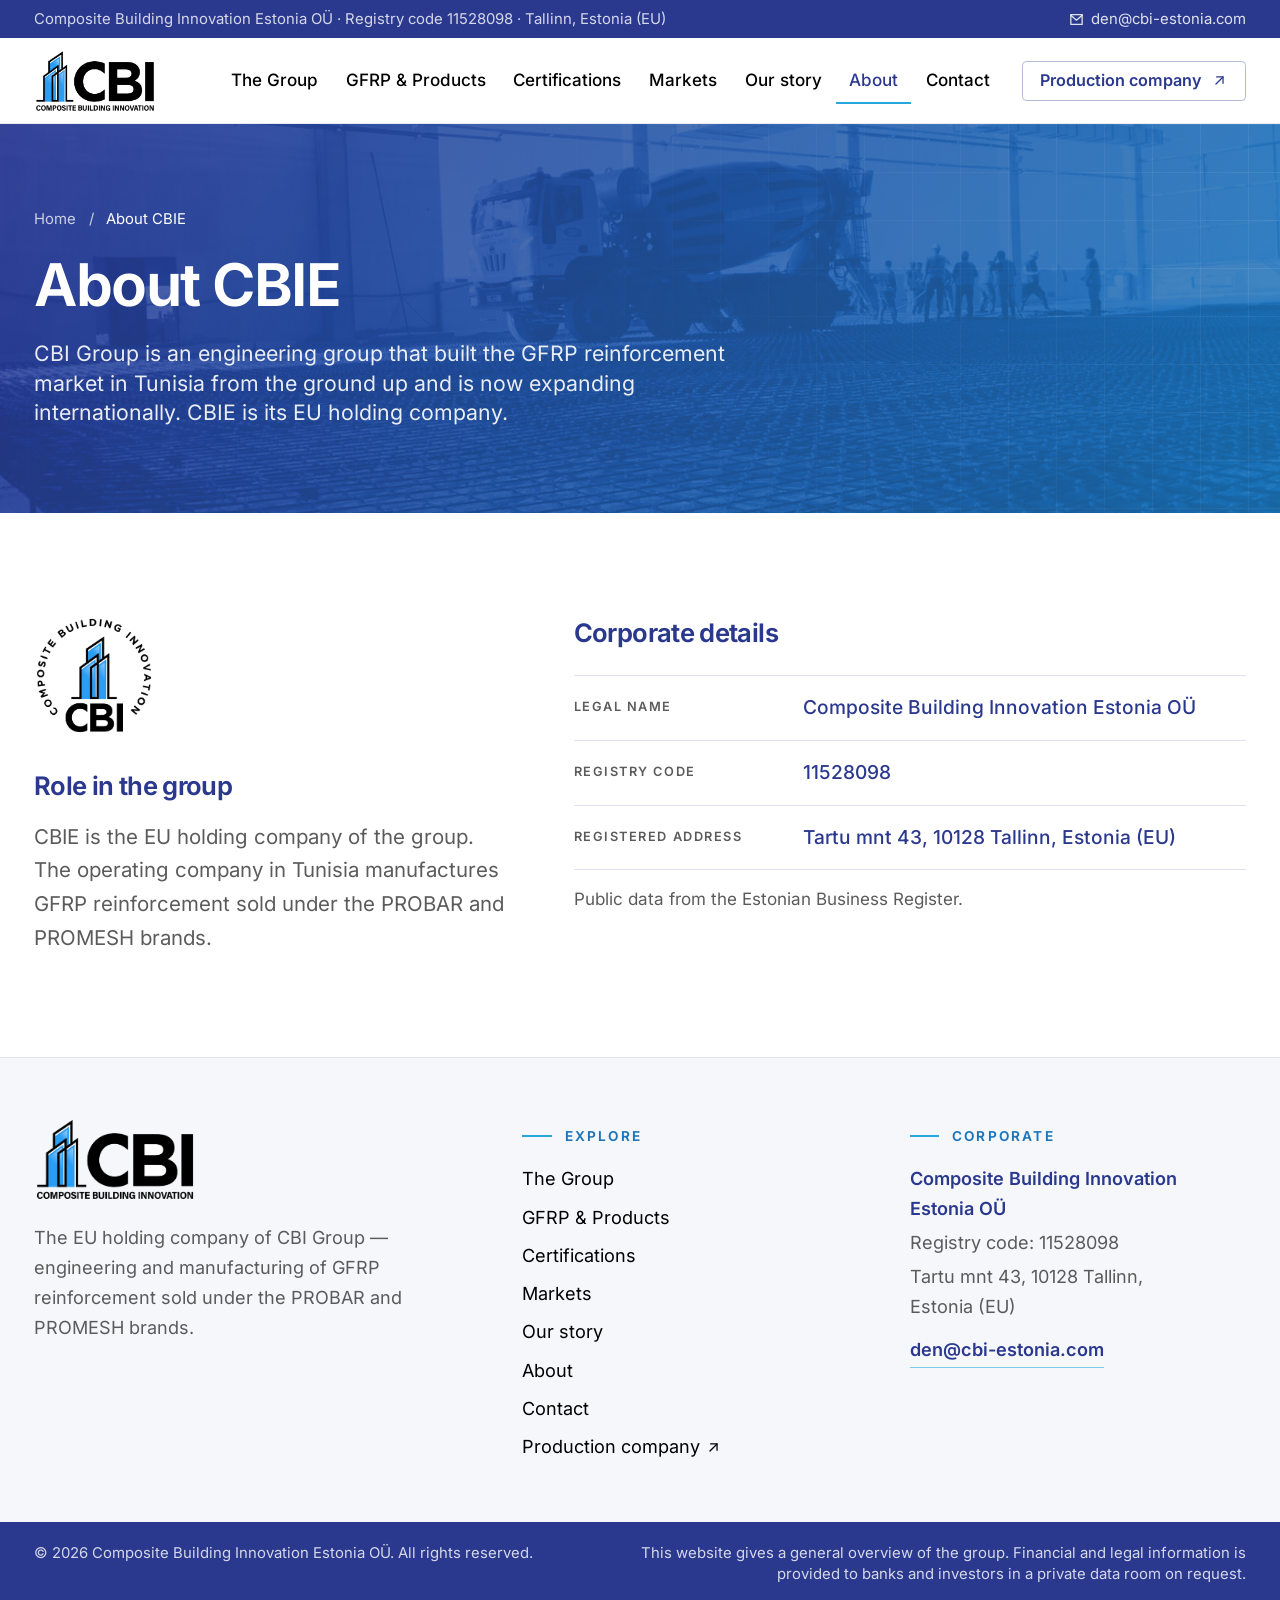
<file: about/index.html>
<!DOCTYPE html><html lang="en"> <head><meta charset="utf-8"><meta name="viewport" content="width=device-width, initial-scale=1"><title>About — CBIE</title><meta name="description" content="Corporate details of Composite Building Innovation Estonia OÜ, registered in Estonia."><link rel="canonical" href="https://cbi-estonia.com/about/"><link rel="icon" type="image/png" href="/favicon.png"><meta property="og:type" content="website"><meta property="og:site_name" content="Composite Building Innovation Estonia OÜ"><meta property="og:title" content="About — CBIE"><meta property="og:description" content="Corporate details of Composite Building Innovation Estonia OÜ, registered in Estonia."><meta property="og:url" content="https://cbi-estonia.com/about/"><meta property="og:image" content="https://cbi-estonia.com/og-default.png"><meta name="twitter:card" content="summary"><link rel="sitemap" href="/sitemap-index.xml"><link rel="stylesheet" href="/_astro/about.ML9YIhEE.css"></head> <body> <a href="#main" class="sr-only focus:not-sr-only focus:absolute focus:z-50 focus:bg-white focus:p-3">Skip to content</a> <div class="hidden md:block dark text-sm"> <div class="container-x 2xl:max-w-[88rem] flex items-center justify-between gap-6 py-2 text-white/80"> <p class="!text-sm">Composite Building Innovation Estonia OÜ · Registry code 11528098 · Tallinn, Estonia (EU)</p> <p class="!text-sm flex items-center gap-5"> <a href="mailto:den@cbi-estonia.com" class="!text-white/85 hover:!text-white no-underline inline-flex items-center gap-1.5"><svg xmlns="http://www.w3.org/2000/svg" viewBox="0 0 24 24" fill="none" stroke="currentColor" stroke-width="1.8" stroke-linecap="round" stroke-linejoin="round" class="h-4 w-4" aria-hidden="true"> <path d="M4 5h16v14H4z"></path><path d="M4 6l8 7 8-7"></path> </svg>den@cbi-estonia.com</a> </p> </div> </div> <header class="bg-white/95 backdrop-blur border-b border-blue-dark/10 sticky top-0 z-40"> <div class="container-x 2xl:max-w-[88rem] flex items-center justify-between gap-6 py-2.5"> <a href="/" class="shrink-0" aria-label="Composite Building Innovation Estonia OÜ — home"> <img src="/logos/logo-horizontal-name.png" alt="Composite Building Innovation Estonia OÜ" width="835" height="438" class="h-14 md:h-[3.75rem] w-auto"> </a> <nav aria-label="Main" class="hidden xl:flex items-center gap-0.5 whitespace-nowrap"> <a href="/group/" class="no-underline font-medium text-black hover:text-brand px-3 py-2 border-b-2 border-transparent">The Group</a><a href="/products/" class="no-underline font-medium text-black hover:text-brand px-3 py-2 border-b-2 border-transparent">GFRP &amp; Products</a><a href="/certifications/" class="no-underline font-medium text-black hover:text-brand px-3 py-2 border-b-2 border-transparent">Certifications</a><a href="/markets/" class="no-underline font-medium text-black hover:text-brand px-3 py-2 border-b-2 border-transparent">Markets</a><a href="/our-story/" class="no-underline font-medium text-black hover:text-brand px-3 py-2 border-b-2 border-transparent">Our story</a><a href="/about/" aria-current="page" class="no-underline font-medium text-black hover:text-brand px-3 py-2 border-b-2 border-transparent !text-blue-dark !border-blue-light">About</a><a href="/contact/" class="no-underline font-medium text-black hover:text-brand px-3 py-2 border-b-2 border-transparent">Contact</a> <a href="https://cbi-tunisia.com" title="Production company website — cbi-tunisia.com" class="btn btn-outline btn-sm ml-4" rel="noopener">Production company <svg xmlns="http://www.w3.org/2000/svg" viewBox="0 0 24 24" fill="none" stroke="currentColor" stroke-width="1.8" stroke-linecap="round" stroke-linejoin="round" class="h-4 w-4" aria-hidden="true"> <path d="M7 17L17 7"></path><path d="M8 7h9v9"></path> </svg></a> </nav> <details class="xl:hidden relative"> <summary class="cursor-pointer list-none btn btn-outline btn-sm">Menu</summary> <nav aria-label="Mobile" class="absolute right-0 mt-3 w-80 max-w-[calc(100vw-2.5rem)] bg-white border border-blue-dark/15 rounded-md shadow-xl p-3 flex flex-col"> <a href="/group/" class="no-underline text-black font-medium px-3 py-2.5 rounded hover:bg-blue-light/10">The Group</a><a href="/products/" class="no-underline text-black font-medium px-3 py-2.5 rounded hover:bg-blue-light/10">GFRP &amp; Products</a><a href="/certifications/" class="no-underline text-black font-medium px-3 py-2.5 rounded hover:bg-blue-light/10">Certifications</a><a href="/markets/" class="no-underline text-black font-medium px-3 py-2.5 rounded hover:bg-blue-light/10">Markets</a><a href="/our-story/" class="no-underline text-black font-medium px-3 py-2.5 rounded hover:bg-blue-light/10">Our story</a><a href="/about/" class="no-underline text-black font-medium px-3 py-2.5 rounded hover:bg-blue-light/10">About</a><a href="/contact/" class="no-underline text-black font-medium px-3 py-2.5 rounded hover:bg-blue-light/10">Contact</a> <a href="https://cbi-tunisia.com" title="Production company website — cbi-tunisia.com" class="btn btn-primary justify-center mt-2" rel="noopener">Production company <svg xmlns="http://www.w3.org/2000/svg" viewBox="0 0 24 24" fill="none" stroke="currentColor" stroke-width="1.8" stroke-linecap="round" stroke-linejoin="round" class="h-4 w-4" aria-hidden="true"> <path d="M7 17L17 7"></path><path d="M8 7h9v9"></path> </svg></a> </nav> </details> </div> </header> <main id="main"> <section class="page-hero"> <img src="/images/site-truck-pour.jpg" alt="" width="1600" height="1000"> <div class="container-x py-14 md:py-20"> <nav aria-label="Breadcrumb" class="text-sm text-white/75"> <a href="/" class="!text-white/75 hover:!text-white no-underline">Home</a> <span aria-hidden="true" class="mx-2">/</span> <span aria-current="page" class="text-white">About CBIE</span> </nav> <h1 class="mt-5 max-w-3xl">About CBIE</h1> <p class="mt-5 max-w-2xl text-xl text-white/90">CBI Group is an engineering group that built the GFRP reinforcement market in Tunisia from the ground up and is now expanding internationally. CBIE is its EU holding company.</p> </div> </section> <section class="section"> <div class="container-x grid gap-14 lg:grid-cols-[1fr_1.4fr] items-start"> <div> <img src="/logos/logo-round.png" alt="" width="665" height="657" class="h-28 w-auto" loading="lazy"> <h2 class="mt-8 !text-2xl">Role in the group</h2> <p class="mt-4 lead">CBIE is the EU holding company of the group. The operating company in Tunisia manufactures GFRP reinforcement sold under the PROBAR and PROMESH brands.</p> </div> <div> <h2 class="!text-2xl">Corporate details</h2> <dl class="mt-6 border-t border-blue-dark/15"> <div class="grid sm:grid-cols-[12rem_1fr] gap-1 sm:gap-6 py-4 border-b border-blue-dark/15"> <dt class="text-xs font-semibold uppercase tracking-[.12em] text-grey sm:pt-1.5">Legal name</dt> <dd class="text-lg text-blue-dark font-medium">Composite Building Innovation Estonia OÜ</dd> </div><div class="grid sm:grid-cols-[12rem_1fr] gap-1 sm:gap-6 py-4 border-b border-blue-dark/15"> <dt class="text-xs font-semibold uppercase tracking-[.12em] text-grey sm:pt-1.5">Registry code</dt> <dd class="text-lg text-blue-dark font-medium">11528098</dd> </div><div class="grid sm:grid-cols-[12rem_1fr] gap-1 sm:gap-6 py-4 border-b border-blue-dark/15"> <dt class="text-xs font-semibold uppercase tracking-[.12em] text-grey sm:pt-1.5">Registered address</dt> <dd class="text-lg text-blue-dark font-medium">Tartu mnt 43, 10128 Tallinn, Estonia (EU)</dd> </div> </dl> <p class="mt-4 !text-base text-grey">Public data from the Estonian Business Register.</p> </div> </div> </section> </main> <footer class="tint border-t border-blue-dark/10"> <div class="container-x py-14 grid gap-12 md:grid-cols-[1.3fr_1fr_1fr]"> <div> <img src="/logos/logo-horizontal-name.png" alt="Composite Building Innovation Estonia OÜ" width="835" height="438" class="h-20 w-auto" loading="lazy"> <p class="mt-5 text-grey max-w-sm">The EU holding company of CBI Group — engineering and manufacturing of GFRP reinforcement sold under the PROBAR and PROMESH brands.</p> </div> <div> <p class="eyebrow">Explore</p> <ul class="mt-4 space-y-2"> <li><a href="/group/" class="text-black no-underline hover:text-brand">The Group</a></li><li><a href="/products/" class="text-black no-underline hover:text-brand">GFRP &amp; Products</a></li><li><a href="/certifications/" class="text-black no-underline hover:text-brand">Certifications</a></li><li><a href="/markets/" class="text-black no-underline hover:text-brand">Markets</a></li><li><a href="/our-story/" class="text-black no-underline hover:text-brand">Our story</a></li><li><a href="/about/" class="text-black no-underline hover:text-brand">About</a></li><li><a href="/contact/" class="text-black no-underline hover:text-brand">Contact</a></li> <li><a href="https://cbi-tunisia.com" title="Production company website — cbi-tunisia.com" class="text-black no-underline hover:text-brand inline-flex items-center gap-1" rel="noopener">Production company <svg xmlns="http://www.w3.org/2000/svg" viewBox="0 0 24 24" fill="none" stroke="currentColor" stroke-width="1.8" stroke-linecap="round" stroke-linejoin="round" class="h-4 w-4" aria-hidden="true"> <path d="M7 17L17 7"></path><path d="M8 7h9v9"></path> </svg></a></li> </ul> </div> <div> <p class="eyebrow">Corporate</p> <p class="mt-4 font-semibold text-blue-dark">Composite Building Innovation Estonia OÜ</p> <p class="mt-1 text-grey">Registry code: 11528098</p> <p class="mt-1 text-grey">Tartu mnt 43, 10128 Tallinn, Estonia (EU)</p> <p class="mt-3"><a href="mailto:den@cbi-estonia.com" class="link-arrow">den@cbi-estonia.com</a></p> </div> </div> <div class="dark"> <div class="container-x py-5 text-sm text-white/80 flex flex-col gap-1 md:flex-row md:justify-between md:gap-10"> <p class="!text-sm shrink-0">© 2026 Composite Building Innovation Estonia OÜ. All rights reserved.</p> <p class="!text-sm md:text-right max-w-2xl">This website gives a general overview of the group. Financial and legal information is provided to banks and investors in a private data room on request.</p> </div> </div> </footer> </body></html>
</file>
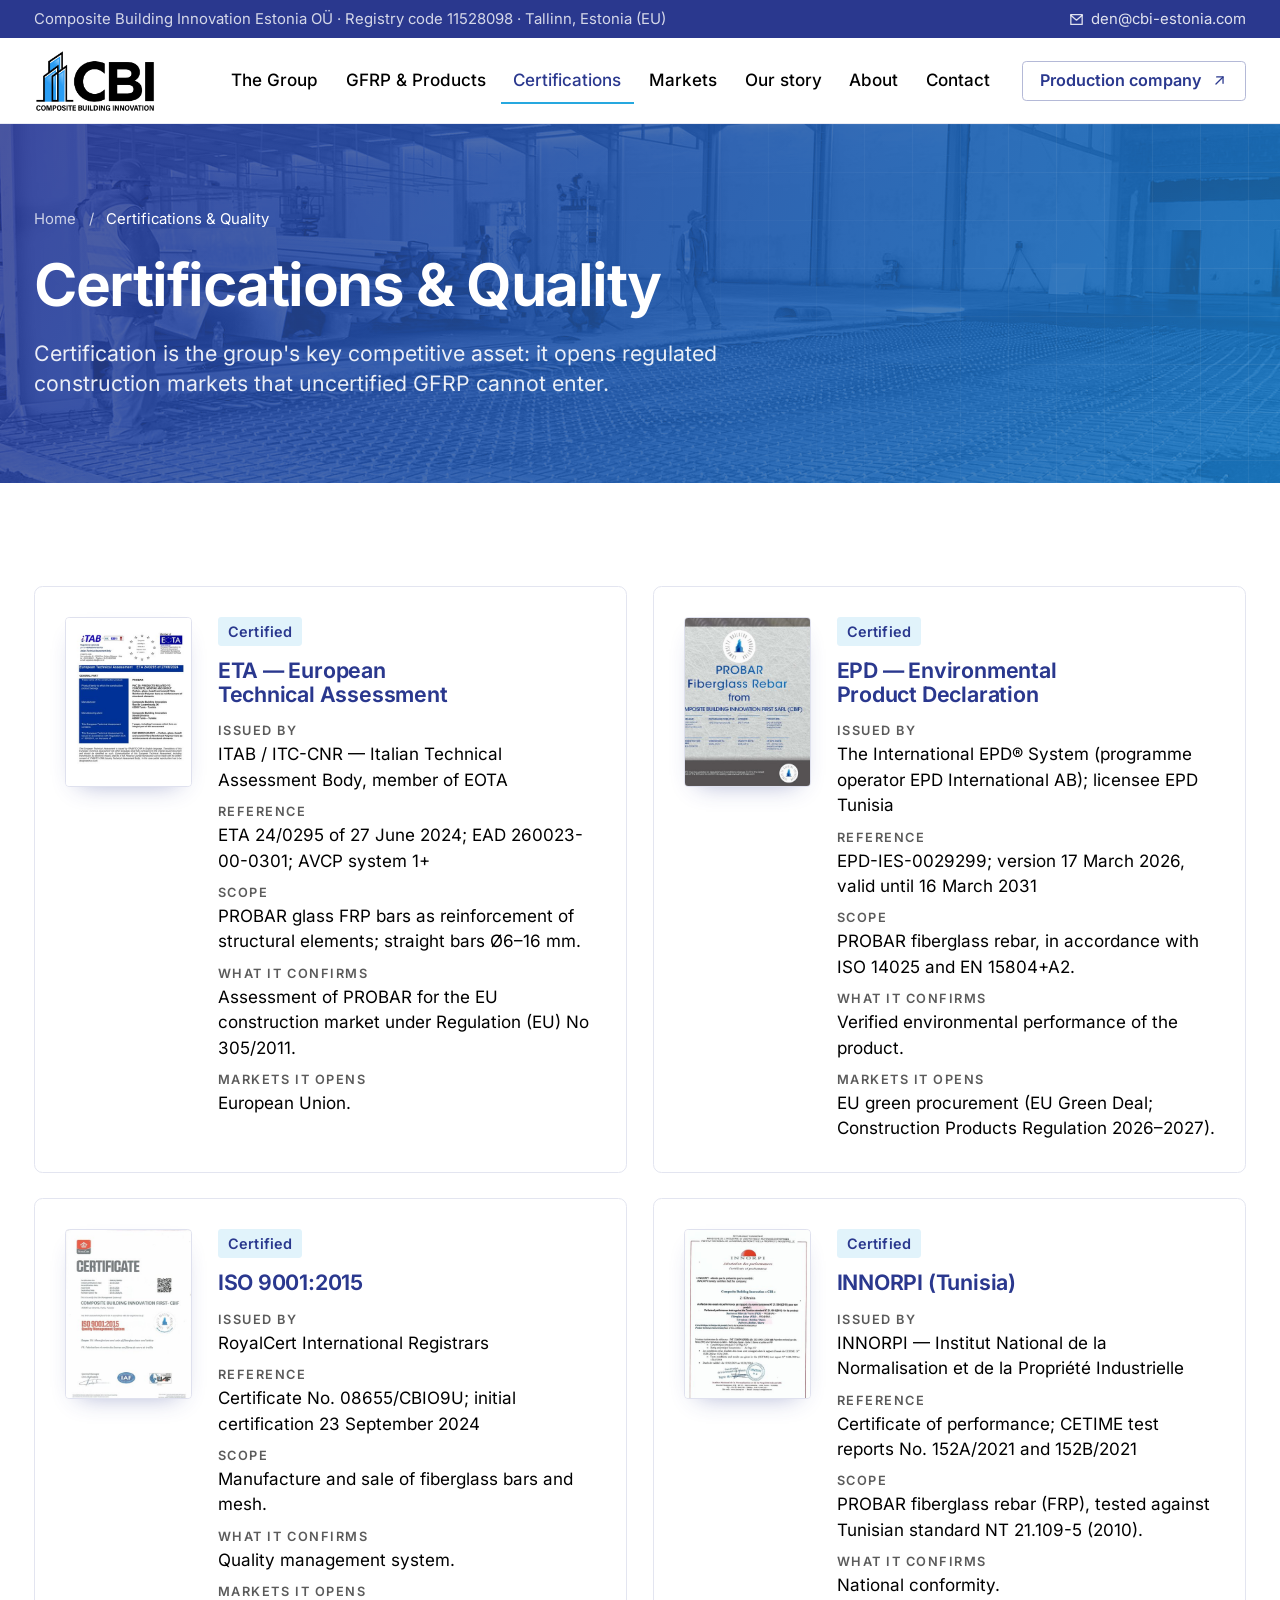
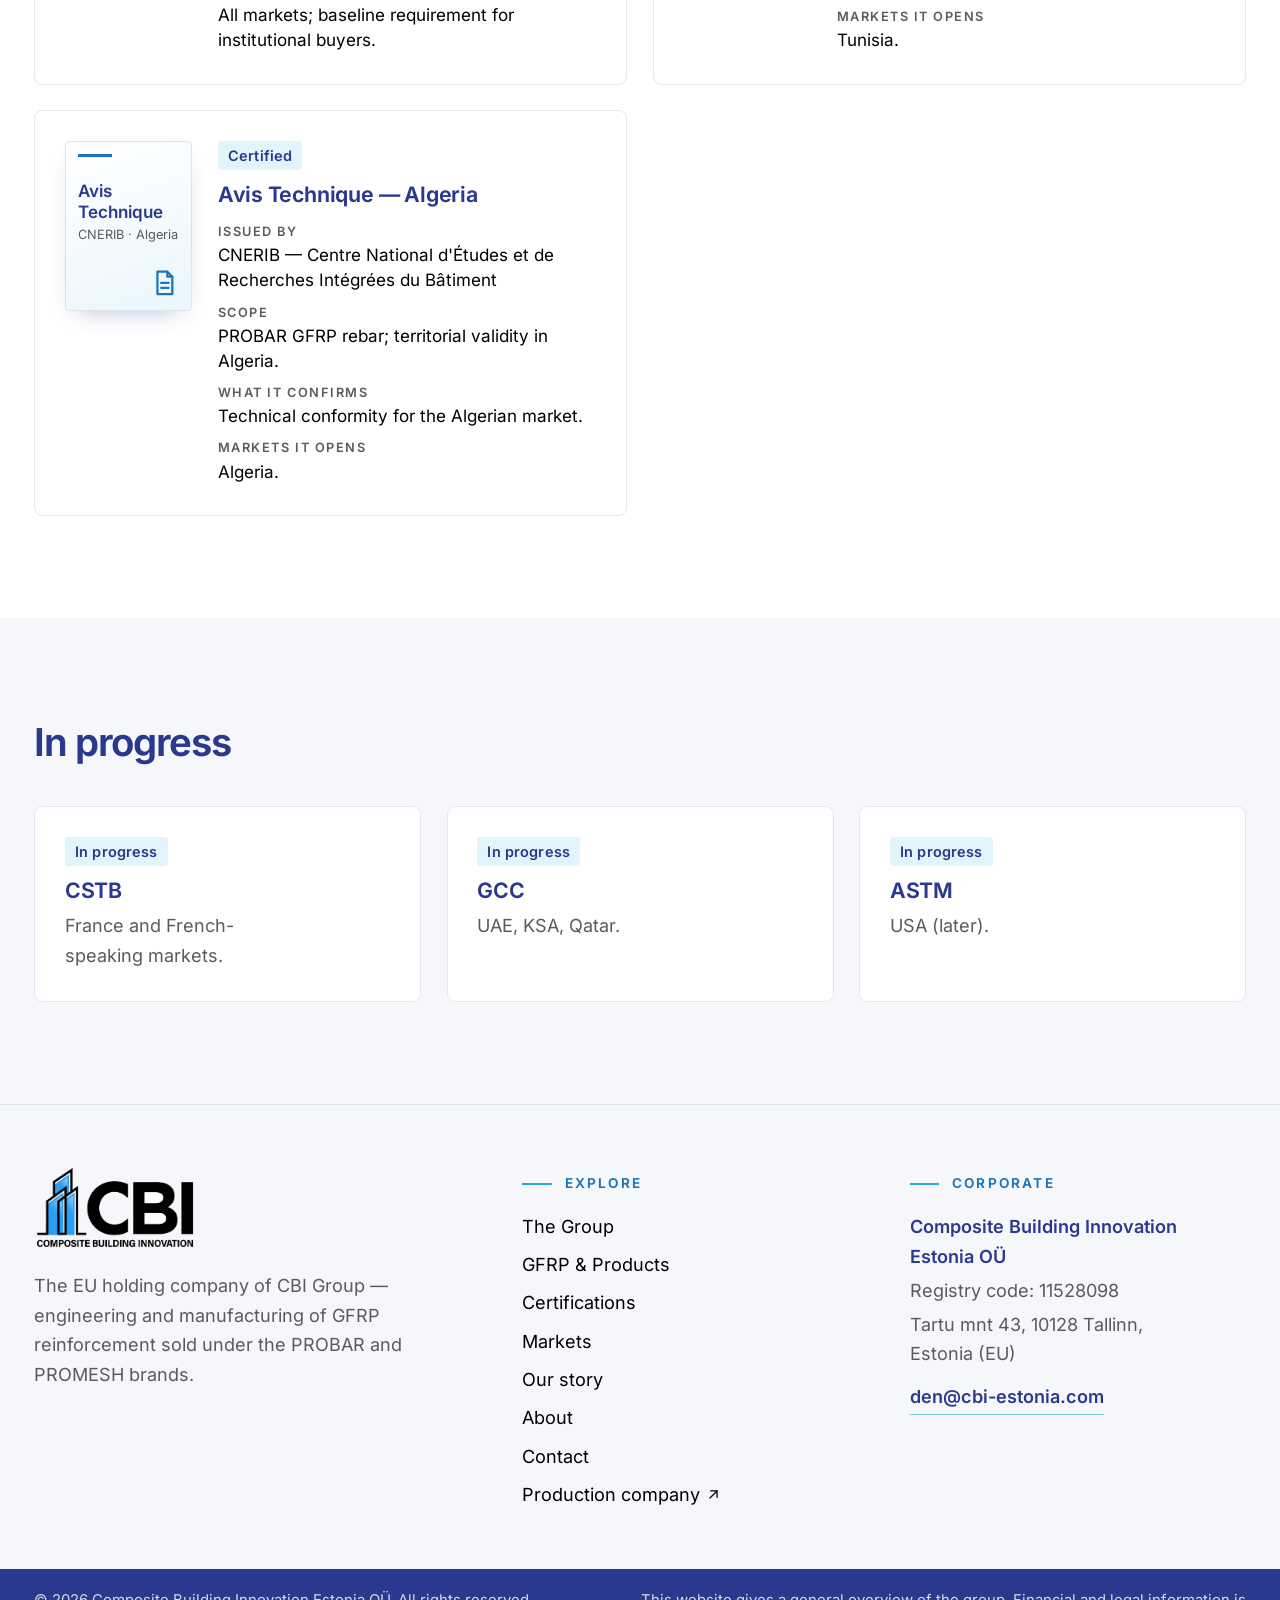
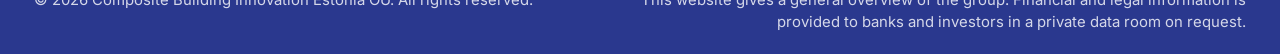
<file: certifications/index.html>
<!DOCTYPE html><html lang="en"> <head><meta charset="utf-8"><meta name="viewport" content="width=device-width, initial-scale=1"><title>Certifications &amp; Quality — CBIE</title><meta name="description" content="The group's certifications: ETA 24/0295, EPD-IES-0029299, ISO 9001, INNORPI and the Algerian Avis Technique, with further approvals in progress."><link rel="canonical" href="https://cbi-estonia.com/certifications/"><link rel="icon" type="image/png" href="/favicon.png"><meta property="og:type" content="website"><meta property="og:site_name" content="Composite Building Innovation Estonia OÜ"><meta property="og:title" content="Certifications &#38; Quality — CBIE"><meta property="og:description" content="The group's certifications: ETA 24/0295, EPD-IES-0029299, ISO 9001, INNORPI and the Algerian Avis Technique, with further approvals in progress."><meta property="og:url" content="https://cbi-estonia.com/certifications/"><meta property="og:image" content="https://cbi-estonia.com/og-default.png"><meta name="twitter:card" content="summary"><link rel="sitemap" href="/sitemap-index.xml"><link rel="stylesheet" href="/_astro/about.ML9YIhEE.css"></head> <body> <a href="#main" class="sr-only focus:not-sr-only focus:absolute focus:z-50 focus:bg-white focus:p-3">Skip to content</a> <div class="hidden md:block dark text-sm"> <div class="container-x 2xl:max-w-[88rem] flex items-center justify-between gap-6 py-2 text-white/80"> <p class="!text-sm">Composite Building Innovation Estonia OÜ · Registry code 11528098 · Tallinn, Estonia (EU)</p> <p class="!text-sm flex items-center gap-5"> <a href="mailto:den@cbi-estonia.com" class="!text-white/85 hover:!text-white no-underline inline-flex items-center gap-1.5"><svg xmlns="http://www.w3.org/2000/svg" viewBox="0 0 24 24" fill="none" stroke="currentColor" stroke-width="1.8" stroke-linecap="round" stroke-linejoin="round" class="h-4 w-4" aria-hidden="true"> <path d="M4 5h16v14H4z"></path><path d="M4 6l8 7 8-7"></path> </svg>den@cbi-estonia.com</a> </p> </div> </div> <header class="bg-white/95 backdrop-blur border-b border-blue-dark/10 sticky top-0 z-40"> <div class="container-x 2xl:max-w-[88rem] flex items-center justify-between gap-6 py-2.5"> <a href="/" class="shrink-0" aria-label="Composite Building Innovation Estonia OÜ — home"> <img src="/logos/logo-horizontal-name.png" alt="Composite Building Innovation Estonia OÜ" width="835" height="438" class="h-14 md:h-[3.75rem] w-auto"> </a> <nav aria-label="Main" class="hidden xl:flex items-center gap-0.5 whitespace-nowrap"> <a href="/group/" class="no-underline font-medium text-black hover:text-brand px-3 py-2 border-b-2 border-transparent">The Group</a><a href="/products/" class="no-underline font-medium text-black hover:text-brand px-3 py-2 border-b-2 border-transparent">GFRP &amp; Products</a><a href="/certifications/" aria-current="page" class="no-underline font-medium text-black hover:text-brand px-3 py-2 border-b-2 border-transparent !text-blue-dark !border-blue-light">Certifications</a><a href="/markets/" class="no-underline font-medium text-black hover:text-brand px-3 py-2 border-b-2 border-transparent">Markets</a><a href="/our-story/" class="no-underline font-medium text-black hover:text-brand px-3 py-2 border-b-2 border-transparent">Our story</a><a href="/about/" class="no-underline font-medium text-black hover:text-brand px-3 py-2 border-b-2 border-transparent">About</a><a href="/contact/" class="no-underline font-medium text-black hover:text-brand px-3 py-2 border-b-2 border-transparent">Contact</a> <a href="https://cbi-tunisia.com" title="Production company website — cbi-tunisia.com" class="btn btn-outline btn-sm ml-4" rel="noopener">Production company <svg xmlns="http://www.w3.org/2000/svg" viewBox="0 0 24 24" fill="none" stroke="currentColor" stroke-width="1.8" stroke-linecap="round" stroke-linejoin="round" class="h-4 w-4" aria-hidden="true"> <path d="M7 17L17 7"></path><path d="M8 7h9v9"></path> </svg></a> </nav> <details class="xl:hidden relative"> <summary class="cursor-pointer list-none btn btn-outline btn-sm">Menu</summary> <nav aria-label="Mobile" class="absolute right-0 mt-3 w-80 max-w-[calc(100vw-2.5rem)] bg-white border border-blue-dark/15 rounded-md shadow-xl p-3 flex flex-col"> <a href="/group/" class="no-underline text-black font-medium px-3 py-2.5 rounded hover:bg-blue-light/10">The Group</a><a href="/products/" class="no-underline text-black font-medium px-3 py-2.5 rounded hover:bg-blue-light/10">GFRP &amp; Products</a><a href="/certifications/" class="no-underline text-black font-medium px-3 py-2.5 rounded hover:bg-blue-light/10">Certifications</a><a href="/markets/" class="no-underline text-black font-medium px-3 py-2.5 rounded hover:bg-blue-light/10">Markets</a><a href="/our-story/" class="no-underline text-black font-medium px-3 py-2.5 rounded hover:bg-blue-light/10">Our story</a><a href="/about/" class="no-underline text-black font-medium px-3 py-2.5 rounded hover:bg-blue-light/10">About</a><a href="/contact/" class="no-underline text-black font-medium px-3 py-2.5 rounded hover:bg-blue-light/10">Contact</a> <a href="https://cbi-tunisia.com" title="Production company website — cbi-tunisia.com" class="btn btn-primary justify-center mt-2" rel="noopener">Production company <svg xmlns="http://www.w3.org/2000/svg" viewBox="0 0 24 24" fill="none" stroke="currentColor" stroke-width="1.8" stroke-linecap="round" stroke-linejoin="round" class="h-4 w-4" aria-hidden="true"> <path d="M7 17L17 7"></path><path d="M8 7h9v9"></path> </svg></a> </nav> </details> </div> </header> <main id="main"> <section class="page-hero"> <img src="/images/site-slab.jpg" alt="" width="1600" height="1000"> <div class="container-x py-14 md:py-20"> <nav aria-label="Breadcrumb" class="text-sm text-white/75"> <a href="/" class="!text-white/75 hover:!text-white no-underline">Home</a> <span aria-hidden="true" class="mx-2">/</span> <span aria-current="page" class="text-white">Certifications &amp; Quality</span> </nav> <h1 class="mt-5 max-w-3xl">Certifications &amp; Quality</h1> <p class="mt-5 max-w-2xl text-xl text-white/90">Certification is the group's key competitive asset: it opens regulated construction markets that uncertified GFRP cannot enter.</p> </div> </section> <section class="section"> <div class="container-x grid gap-6 lg:grid-cols-2"> <article class="card flex flex-col sm:flex-row gap-6"> <div class="cert-thumb"><img src="/certificates/eta.jpg" alt="First page of European Technical Assessment ETA 24/0295" width="360" height="480" loading="lazy"></div> <div class="min-w-0"> <span class="tag">Certified</span> <h3 class="mt-3">ETA — European Technical Assessment</h3> <dl class="mt-4 space-y-2.5"> <div> <dt class="text-xs font-semibold uppercase tracking-[.12em] text-grey">Issued by</dt> <dd class="!text-base mt-0.5">ITAB / ITC-CNR — Italian Technical Assessment Body, member of EOTA</dd> </div><div> <dt class="text-xs font-semibold uppercase tracking-[.12em] text-grey">Reference</dt> <dd class="!text-base mt-0.5">ETA 24/0295 of 27 June 2024; EAD 260023-00-0301; AVCP system 1+</dd> </div><div> <dt class="text-xs font-semibold uppercase tracking-[.12em] text-grey">Scope</dt> <dd class="!text-base mt-0.5">PROBAR glass FRP bars as reinforcement of structural elements; straight bars Ø6–16 mm.</dd> </div><div> <dt class="text-xs font-semibold uppercase tracking-[.12em] text-grey">What it confirms</dt> <dd class="!text-base mt-0.5">Assessment of PROBAR for the EU construction market under Regulation (EU) No 305/2011.</dd> </div><div> <dt class="text-xs font-semibold uppercase tracking-[.12em] text-grey">Markets it opens</dt> <dd class="!text-base mt-0.5">European Union.</dd> </div> </dl> </div> </article><article class="card flex flex-col sm:flex-row gap-6"> <div class="cert-thumb"><img src="/certificates/epd.jpg" alt="Cover of the Environmental Product Declaration for PROBAR fiberglass rebar" width="360" height="480" loading="lazy"></div> <div class="min-w-0"> <span class="tag">Certified</span> <h3 class="mt-3">EPD — Environmental Product Declaration</h3> <dl class="mt-4 space-y-2.5"> <div> <dt class="text-xs font-semibold uppercase tracking-[.12em] text-grey">Issued by</dt> <dd class="!text-base mt-0.5">The International EPD® System (programme operator EPD International AB); licensee EPD Tunisia</dd> </div><div> <dt class="text-xs font-semibold uppercase tracking-[.12em] text-grey">Reference</dt> <dd class="!text-base mt-0.5">EPD-IES-0029299; version 17 March 2026, valid until 16 March 2031</dd> </div><div> <dt class="text-xs font-semibold uppercase tracking-[.12em] text-grey">Scope</dt> <dd class="!text-base mt-0.5">PROBAR fiberglass rebar, in accordance with ISO 14025 and EN 15804+A2.</dd> </div><div> <dt class="text-xs font-semibold uppercase tracking-[.12em] text-grey">What it confirms</dt> <dd class="!text-base mt-0.5">Verified environmental performance of the product.</dd> </div><div> <dt class="text-xs font-semibold uppercase tracking-[.12em] text-grey">Markets it opens</dt> <dd class="!text-base mt-0.5">EU green procurement (EU Green Deal; Construction Products Regulation 2026–2027).</dd> </div> </dl> </div> </article><article class="card flex flex-col sm:flex-row gap-6"> <div class="cert-thumb"><img src="/certificates/iso9001.jpg" alt="ISO 9001:2015 certificate issued by RoyalCert" width="360" height="480" loading="lazy"></div> <div class="min-w-0"> <span class="tag">Certified</span> <h3 class="mt-3">ISO 9001:2015</h3> <dl class="mt-4 space-y-2.5"> <div> <dt class="text-xs font-semibold uppercase tracking-[.12em] text-grey">Issued by</dt> <dd class="!text-base mt-0.5">RoyalCert International Registrars</dd> </div><div> <dt class="text-xs font-semibold uppercase tracking-[.12em] text-grey">Reference</dt> <dd class="!text-base mt-0.5">Certificate No. 08655/CBIO9U; initial certification 23 September 2024</dd> </div><div> <dt class="text-xs font-semibold uppercase tracking-[.12em] text-grey">Scope</dt> <dd class="!text-base mt-0.5">Manufacture and sale of fiberglass bars and mesh.</dd> </div><div> <dt class="text-xs font-semibold uppercase tracking-[.12em] text-grey">What it confirms</dt> <dd class="!text-base mt-0.5">Quality management system.</dd> </div><div> <dt class="text-xs font-semibold uppercase tracking-[.12em] text-grey">Markets it opens</dt> <dd class="!text-base mt-0.5">All markets; baseline requirement for institutional buyers.</dd> </div> </dl> </div> </article><article class="card flex flex-col sm:flex-row gap-6"> <div class="cert-thumb"><img src="/certificates/innorpi.jpg" alt="INNORPI certificate of performance for PRO@BAR fiberglass rebar" width="360" height="480" loading="lazy"></div> <div class="min-w-0"> <span class="tag">Certified</span> <h3 class="mt-3">INNORPI (Tunisia)</h3> <dl class="mt-4 space-y-2.5"> <div> <dt class="text-xs font-semibold uppercase tracking-[.12em] text-grey">Issued by</dt> <dd class="!text-base mt-0.5">INNORPI — Institut National de la Normalisation et de la Propriété Industrielle</dd> </div><div> <dt class="text-xs font-semibold uppercase tracking-[.12em] text-grey">Reference</dt> <dd class="!text-base mt-0.5">Certificate of performance; CETIME test reports No. 152A/2021 and 152B/2021</dd> </div><div> <dt class="text-xs font-semibold uppercase tracking-[.12em] text-grey">Scope</dt> <dd class="!text-base mt-0.5">PROBAR fiberglass rebar (FRP), tested against Tunisian standard NT 21.109-5 (2010).</dd> </div><div> <dt class="text-xs font-semibold uppercase tracking-[.12em] text-grey">What it confirms</dt> <dd class="!text-base mt-0.5">National conformity.</dd> </div><div> <dt class="text-xs font-semibold uppercase tracking-[.12em] text-grey">Markets it opens</dt> <dd class="!text-base mt-0.5">Tunisia.</dd> </div> </dl> </div> </article><article class="card flex flex-col sm:flex-row gap-6"> <div class="cert-thumb doc"><span><span class="block font-semibold text-blue-dark leading-tight">Avis Technique</span><span class="block mt-1 text-xs text-grey">CNERIB · Algeria</span></span><svg xmlns="http://www.w3.org/2000/svg" viewBox="0 0 24 24" fill="none" stroke="currentColor" stroke-width="1.8" stroke-linecap="round" stroke-linejoin="round" class="h-7 w-7 icon-plain self-end" aria-hidden="true"> <path d="M14 3H6v18h12V7z"></path><path d="M14 3v4h4"></path><path d="M9 12h6"></path><path d="M9 16h6"></path> </svg></div> <div class="min-w-0"> <span class="tag">Certified</span> <h3 class="mt-3">Avis Technique — Algeria</h3> <dl class="mt-4 space-y-2.5"> <div> <dt class="text-xs font-semibold uppercase tracking-[.12em] text-grey">Issued by</dt> <dd class="!text-base mt-0.5">CNERIB — Centre National d'Études et de Recherches Intégrées du Bâtiment</dd> </div><div> <dt class="text-xs font-semibold uppercase tracking-[.12em] text-grey">Scope</dt> <dd class="!text-base mt-0.5">PROBAR GFRP rebar; territorial validity in Algeria.</dd> </div><div> <dt class="text-xs font-semibold uppercase tracking-[.12em] text-grey">What it confirms</dt> <dd class="!text-base mt-0.5">Technical conformity for the Algerian market.</dd> </div><div> <dt class="text-xs font-semibold uppercase tracking-[.12em] text-grey">Markets it opens</dt> <dd class="!text-base mt-0.5">Algeria.</dd> </div> </dl> </div> </article> </div> </section> <section class="section tint"> <div class="container-x"> <h2>In progress</h2> <div class="mt-10 grid gap-6 md:grid-cols-3"> <div class="card"> <span class="tag">In progress</span> <h3 class="mt-3">CSTB</h3> <p class="mt-2 text-grey">France and French-speaking markets.</p> </div><div class="card"> <span class="tag">In progress</span> <h3 class="mt-3">GCC</h3> <p class="mt-2 text-grey">UAE, KSA, Qatar.</p> </div><div class="card"> <span class="tag">In progress</span> <h3 class="mt-3">ASTM</h3> <p class="mt-2 text-grey">USA (later).</p> </div> </div> </div> </section> </main> <footer class="tint border-t border-blue-dark/10"> <div class="container-x py-14 grid gap-12 md:grid-cols-[1.3fr_1fr_1fr]"> <div> <img src="/logos/logo-horizontal-name.png" alt="Composite Building Innovation Estonia OÜ" width="835" height="438" class="h-20 w-auto" loading="lazy"> <p class="mt-5 text-grey max-w-sm">The EU holding company of CBI Group — engineering and manufacturing of GFRP reinforcement sold under the PROBAR and PROMESH brands.</p> </div> <div> <p class="eyebrow">Explore</p> <ul class="mt-4 space-y-2"> <li><a href="/group/" class="text-black no-underline hover:text-brand">The Group</a></li><li><a href="/products/" class="text-black no-underline hover:text-brand">GFRP &amp; Products</a></li><li><a href="/certifications/" class="text-black no-underline hover:text-brand">Certifications</a></li><li><a href="/markets/" class="text-black no-underline hover:text-brand">Markets</a></li><li><a href="/our-story/" class="text-black no-underline hover:text-brand">Our story</a></li><li><a href="/about/" class="text-black no-underline hover:text-brand">About</a></li><li><a href="/contact/" class="text-black no-underline hover:text-brand">Contact</a></li> <li><a href="https://cbi-tunisia.com" title="Production company website — cbi-tunisia.com" class="text-black no-underline hover:text-brand inline-flex items-center gap-1" rel="noopener">Production company <svg xmlns="http://www.w3.org/2000/svg" viewBox="0 0 24 24" fill="none" stroke="currentColor" stroke-width="1.8" stroke-linecap="round" stroke-linejoin="round" class="h-4 w-4" aria-hidden="true"> <path d="M7 17L17 7"></path><path d="M8 7h9v9"></path> </svg></a></li> </ul> </div> <div> <p class="eyebrow">Corporate</p> <p class="mt-4 font-semibold text-blue-dark">Composite Building Innovation Estonia OÜ</p> <p class="mt-1 text-grey">Registry code: 11528098</p> <p class="mt-1 text-grey">Tartu mnt 43, 10128 Tallinn, Estonia (EU)</p> <p class="mt-3"><a href="mailto:den@cbi-estonia.com" class="link-arrow">den@cbi-estonia.com</a></p> </div> </div> <div class="dark"> <div class="container-x py-5 text-sm text-white/80 flex flex-col gap-1 md:flex-row md:justify-between md:gap-10"> <p class="!text-sm shrink-0">© 2026 Composite Building Innovation Estonia OÜ. All rights reserved.</p> <p class="!text-sm md:text-right max-w-2xl">This website gives a general overview of the group. Financial and legal information is provided to banks and investors in a private data room on request.</p> </div> </div> </footer> </body></html>
</file>
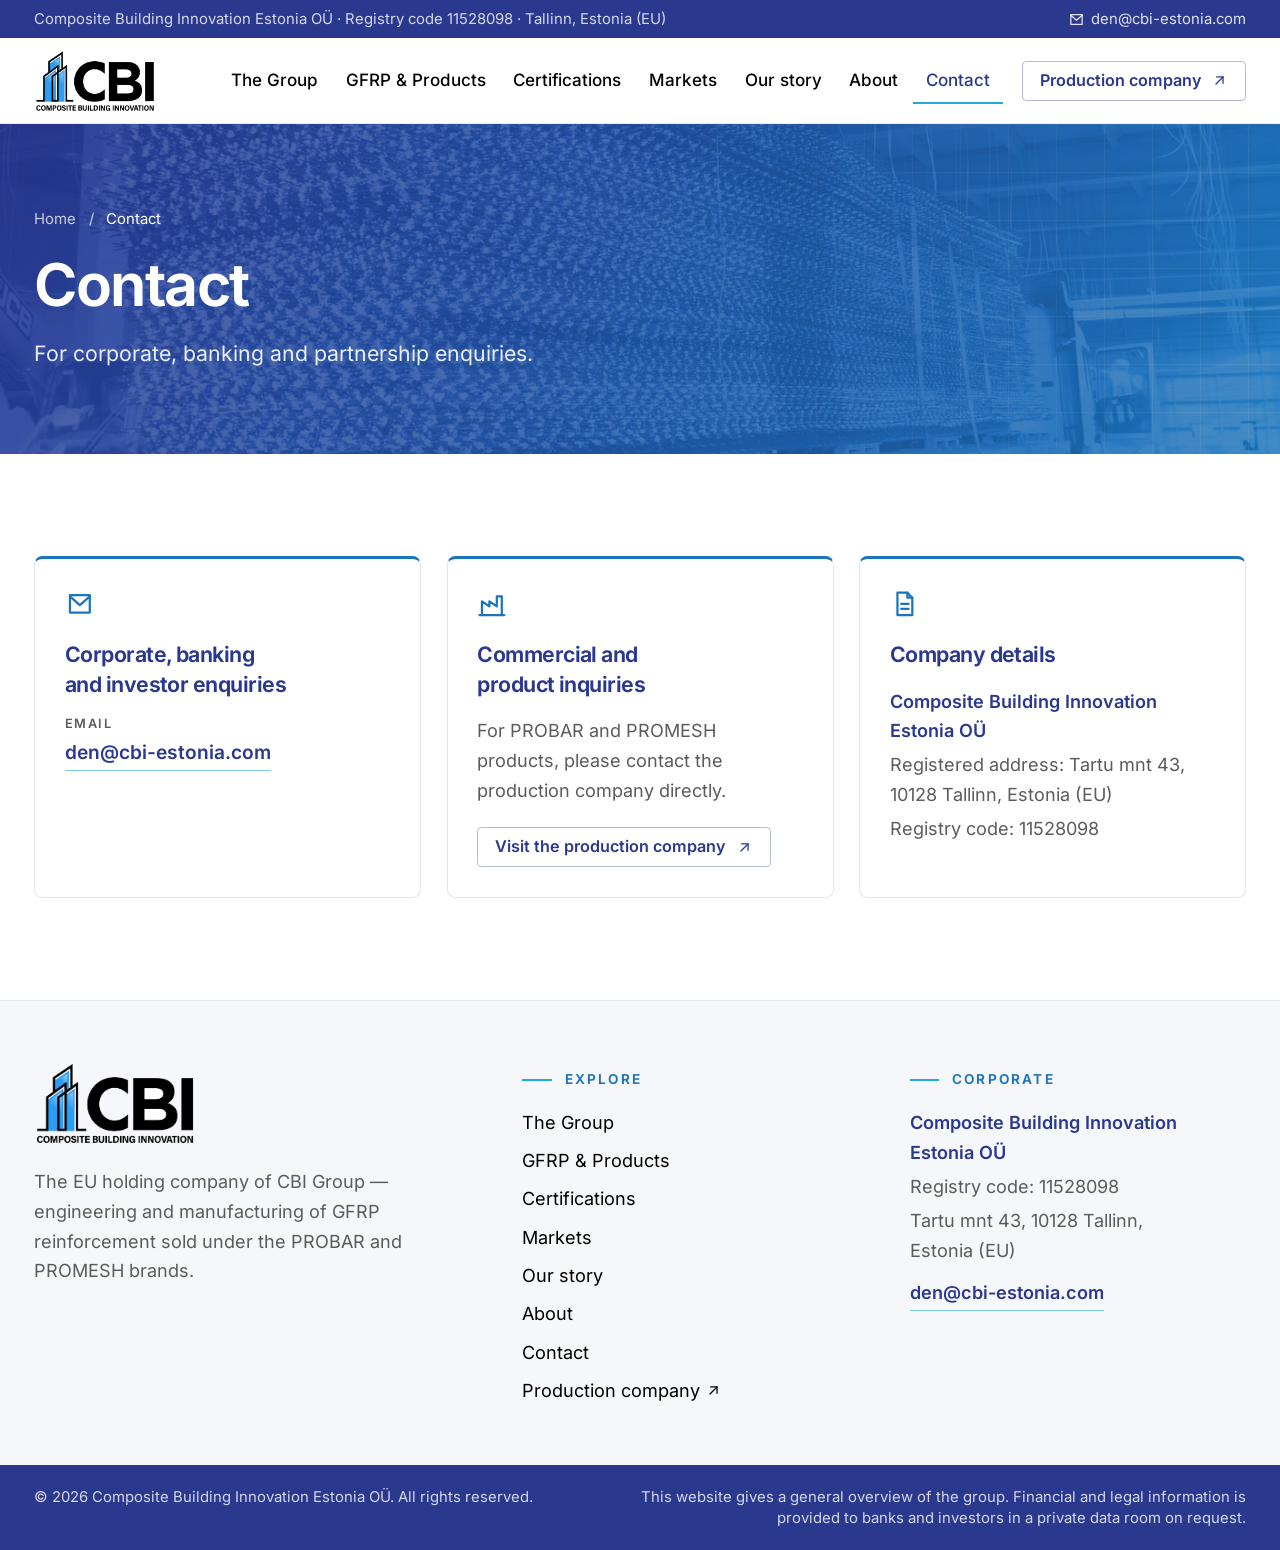
<file: contact/index.html>
<!DOCTYPE html><html lang="en"> <head><meta charset="utf-8"><meta name="viewport" content="width=device-width, initial-scale=1"><title>Contact — CBIE</title><meta name="description" content="Contact CBIE for corporate, banking and investor enquiries."><link rel="canonical" href="https://cbi-estonia.com/contact/"><link rel="icon" type="image/png" href="/favicon.png"><meta property="og:type" content="website"><meta property="og:site_name" content="Composite Building Innovation Estonia OÜ"><meta property="og:title" content="Contact — CBIE"><meta property="og:description" content="Contact CBIE for corporate, banking and investor enquiries."><meta property="og:url" content="https://cbi-estonia.com/contact/"><meta property="og:image" content="https://cbi-estonia.com/og-default.png"><meta name="twitter:card" content="summary"><link rel="sitemap" href="/sitemap-index.xml"><link rel="stylesheet" href="/_astro/about.ML9YIhEE.css"></head> <body> <a href="#main" class="sr-only focus:not-sr-only focus:absolute focus:z-50 focus:bg-white focus:p-3">Skip to content</a> <div class="hidden md:block dark text-sm"> <div class="container-x 2xl:max-w-[88rem] flex items-center justify-between gap-6 py-2 text-white/80"> <p class="!text-sm">Composite Building Innovation Estonia OÜ · Registry code 11528098 · Tallinn, Estonia (EU)</p> <p class="!text-sm flex items-center gap-5"> <a href="mailto:den@cbi-estonia.com" class="!text-white/85 hover:!text-white no-underline inline-flex items-center gap-1.5"><svg xmlns="http://www.w3.org/2000/svg" viewBox="0 0 24 24" fill="none" stroke="currentColor" stroke-width="1.8" stroke-linecap="round" stroke-linejoin="round" class="h-4 w-4" aria-hidden="true"> <path d="M4 5h16v14H4z"></path><path d="M4 6l8 7 8-7"></path> </svg>den@cbi-estonia.com</a> </p> </div> </div> <header class="bg-white/95 backdrop-blur border-b border-blue-dark/10 sticky top-0 z-40"> <div class="container-x 2xl:max-w-[88rem] flex items-center justify-between gap-6 py-2.5"> <a href="/" class="shrink-0" aria-label="Composite Building Innovation Estonia OÜ — home"> <img src="/logos/logo-horizontal-name.png" alt="Composite Building Innovation Estonia OÜ" width="835" height="438" class="h-14 md:h-[3.75rem] w-auto"> </a> <nav aria-label="Main" class="hidden xl:flex items-center gap-0.5 whitespace-nowrap"> <a href="/group/" class="no-underline font-medium text-black hover:text-brand px-3 py-2 border-b-2 border-transparent">The Group</a><a href="/products/" class="no-underline font-medium text-black hover:text-brand px-3 py-2 border-b-2 border-transparent">GFRP &amp; Products</a><a href="/certifications/" class="no-underline font-medium text-black hover:text-brand px-3 py-2 border-b-2 border-transparent">Certifications</a><a href="/markets/" class="no-underline font-medium text-black hover:text-brand px-3 py-2 border-b-2 border-transparent">Markets</a><a href="/our-story/" class="no-underline font-medium text-black hover:text-brand px-3 py-2 border-b-2 border-transparent">Our story</a><a href="/about/" class="no-underline font-medium text-black hover:text-brand px-3 py-2 border-b-2 border-transparent">About</a><a href="/contact/" aria-current="page" class="no-underline font-medium text-black hover:text-brand px-3 py-2 border-b-2 border-transparent !text-blue-dark !border-blue-light">Contact</a> <a href="https://cbi-tunisia.com" title="Production company website — cbi-tunisia.com" class="btn btn-outline btn-sm ml-4" rel="noopener">Production company <svg xmlns="http://www.w3.org/2000/svg" viewBox="0 0 24 24" fill="none" stroke="currentColor" stroke-width="1.8" stroke-linecap="round" stroke-linejoin="round" class="h-4 w-4" aria-hidden="true"> <path d="M7 17L17 7"></path><path d="M8 7h9v9"></path> </svg></a> </nav> <details class="xl:hidden relative"> <summary class="cursor-pointer list-none btn btn-outline btn-sm">Menu</summary> <nav aria-label="Mobile" class="absolute right-0 mt-3 w-80 max-w-[calc(100vw-2.5rem)] bg-white border border-blue-dark/15 rounded-md shadow-xl p-3 flex flex-col"> <a href="/group/" class="no-underline text-black font-medium px-3 py-2.5 rounded hover:bg-blue-light/10">The Group</a><a href="/products/" class="no-underline text-black font-medium px-3 py-2.5 rounded hover:bg-blue-light/10">GFRP &amp; Products</a><a href="/certifications/" class="no-underline text-black font-medium px-3 py-2.5 rounded hover:bg-blue-light/10">Certifications</a><a href="/markets/" class="no-underline text-black font-medium px-3 py-2.5 rounded hover:bg-blue-light/10">Markets</a><a href="/our-story/" class="no-underline text-black font-medium px-3 py-2.5 rounded hover:bg-blue-light/10">Our story</a><a href="/about/" class="no-underline text-black font-medium px-3 py-2.5 rounded hover:bg-blue-light/10">About</a><a href="/contact/" class="no-underline text-black font-medium px-3 py-2.5 rounded hover:bg-blue-light/10">Contact</a> <a href="https://cbi-tunisia.com" title="Production company website — cbi-tunisia.com" class="btn btn-primary justify-center mt-2" rel="noopener">Production company <svg xmlns="http://www.w3.org/2000/svg" viewBox="0 0 24 24" fill="none" stroke="currentColor" stroke-width="1.8" stroke-linecap="round" stroke-linejoin="round" class="h-4 w-4" aria-hidden="true"> <path d="M7 17L17 7"></path><path d="M8 7h9v9"></path> </svg></a> </nav> </details> </div> </header> <main id="main"> <section class="page-hero"> <img src="/images/delivery-mesh.jpg" alt="" width="1600" height="1000"> <div class="container-x py-14 md:py-20"> <nav aria-label="Breadcrumb" class="text-sm text-white/75"> <a href="/" class="!text-white/75 hover:!text-white no-underline">Home</a> <span aria-hidden="true" class="mx-2">/</span> <span aria-current="page" class="text-white">Contact</span> </nav> <h1 class="mt-5 max-w-3xl">Contact</h1> <p class="mt-5 max-w-2xl text-xl text-white/90">For corporate, banking and partnership enquiries.</p> </div> </section> <section class="section"> <div class="container-x grid gap-6 lg:grid-cols-3"> <div class="card card-accent"> <svg xmlns="http://www.w3.org/2000/svg" viewBox="0 0 24 24" fill="none" stroke="currentColor" stroke-width="1.8" stroke-linecap="round" stroke-linejoin="round" class="h-7 w-7 icon-plain" aria-hidden="true"> <path d="M4 5h16v14H4z"></path><path d="M4 6l8 7 8-7"></path> </svg> <h2 class="mt-5 !text-xl">Corporate, banking and investor enquiries</h2> <p class="mt-4 text-xs font-semibold uppercase tracking-[.12em] text-grey">Email</p> <p class="mt-1 text-lg"><a href="mailto:den@cbi-estonia.com" class="link-arrow">den@cbi-estonia.com</a></p> </div> <div class="card card-accent"> <svg xmlns="http://www.w3.org/2000/svg" viewBox="0 0 24 24" fill="none" stroke="currentColor" stroke-width="1.8" stroke-linecap="round" stroke-linejoin="round" class="h-7 w-7 icon-plain" aria-hidden="true"> <path d="M2 21h20"></path><path d="M4 21V10l6 4V10l6 4V6h4v15"></path> </svg> <h2 class="mt-5 !text-xl">Commercial and product inquiries</h2> <p class="mt-4 text-grey">For PROBAR and PROMESH products, please contact the production company directly.</p> <p class="mt-5"><a class="btn btn-outline btn-sm" href="https://cbi-tunisia.com" title="Production company website — cbi-tunisia.com" rel="noopener">Visit the production company <svg xmlns="http://www.w3.org/2000/svg" viewBox="0 0 24 24" fill="none" stroke="currentColor" stroke-width="1.8" stroke-linecap="round" stroke-linejoin="round" class="h-4 w-4" aria-hidden="true"> <path d="M7 17L17 7"></path><path d="M8 7h9v9"></path> </svg></a></p> </div> <div class="card card-accent"> <svg xmlns="http://www.w3.org/2000/svg" viewBox="0 0 24 24" fill="none" stroke="currentColor" stroke-width="1.8" stroke-linecap="round" stroke-linejoin="round" class="h-7 w-7 icon-plain" aria-hidden="true"> <path d="M14 3H6v18h12V7z"></path><path d="M14 3v4h4"></path><path d="M9 12h6"></path><path d="M9 16h6"></path> </svg> <h2 class="mt-5 !text-xl">Company details</h2> <p class="mt-4 font-semibold text-blue-dark">Composite Building Innovation Estonia OÜ</p> <p class="mt-1 text-grey">Registered address: Tartu mnt 43, 10128 Tallinn, Estonia (EU)</p> <p class="mt-1 text-grey">Registry code: 11528098</p> </div> </div> </section> </main> <footer class="tint border-t border-blue-dark/10"> <div class="container-x py-14 grid gap-12 md:grid-cols-[1.3fr_1fr_1fr]"> <div> <img src="/logos/logo-horizontal-name.png" alt="Composite Building Innovation Estonia OÜ" width="835" height="438" class="h-20 w-auto" loading="lazy"> <p class="mt-5 text-grey max-w-sm">The EU holding company of CBI Group — engineering and manufacturing of GFRP reinforcement sold under the PROBAR and PROMESH brands.</p> </div> <div> <p class="eyebrow">Explore</p> <ul class="mt-4 space-y-2"> <li><a href="/group/" class="text-black no-underline hover:text-brand">The Group</a></li><li><a href="/products/" class="text-black no-underline hover:text-brand">GFRP &amp; Products</a></li><li><a href="/certifications/" class="text-black no-underline hover:text-brand">Certifications</a></li><li><a href="/markets/" class="text-black no-underline hover:text-brand">Markets</a></li><li><a href="/our-story/" class="text-black no-underline hover:text-brand">Our story</a></li><li><a href="/about/" class="text-black no-underline hover:text-brand">About</a></li><li><a href="/contact/" class="text-black no-underline hover:text-brand">Contact</a></li> <li><a href="https://cbi-tunisia.com" title="Production company website — cbi-tunisia.com" class="text-black no-underline hover:text-brand inline-flex items-center gap-1" rel="noopener">Production company <svg xmlns="http://www.w3.org/2000/svg" viewBox="0 0 24 24" fill="none" stroke="currentColor" stroke-width="1.8" stroke-linecap="round" stroke-linejoin="round" class="h-4 w-4" aria-hidden="true"> <path d="M7 17L17 7"></path><path d="M8 7h9v9"></path> </svg></a></li> </ul> </div> <div> <p class="eyebrow">Corporate</p> <p class="mt-4 font-semibold text-blue-dark">Composite Building Innovation Estonia OÜ</p> <p class="mt-1 text-grey">Registry code: 11528098</p> <p class="mt-1 text-grey">Tartu mnt 43, 10128 Tallinn, Estonia (EU)</p> <p class="mt-3"><a href="mailto:den@cbi-estonia.com" class="link-arrow">den@cbi-estonia.com</a></p> </div> </div> <div class="dark"> <div class="container-x py-5 text-sm text-white/80 flex flex-col gap-1 md:flex-row md:justify-between md:gap-10"> <p class="!text-sm shrink-0">© 2026 Composite Building Innovation Estonia OÜ. All rights reserved.</p> <p class="!text-sm md:text-right max-w-2xl">This website gives a general overview of the group. Financial and legal information is provided to banks and investors in a private data room on request.</p> </div> </div> </footer> </body></html>
</file>
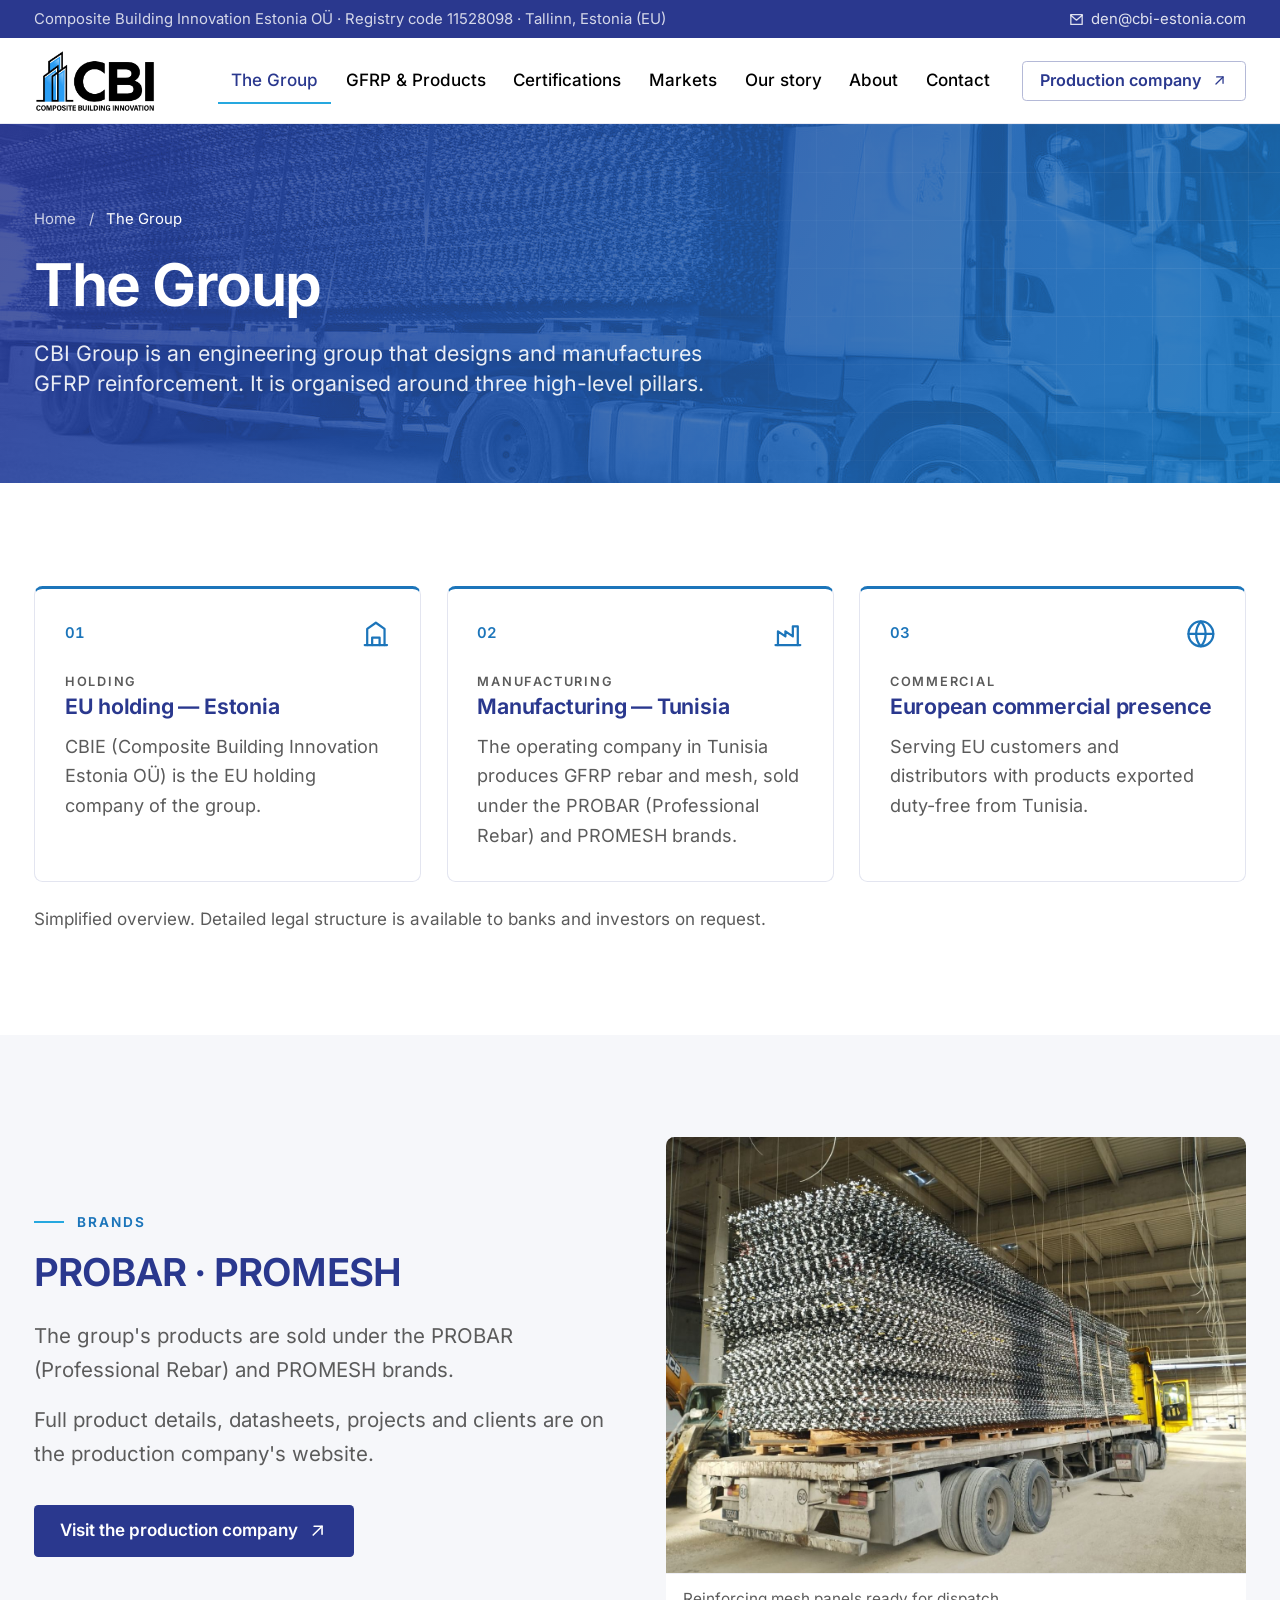
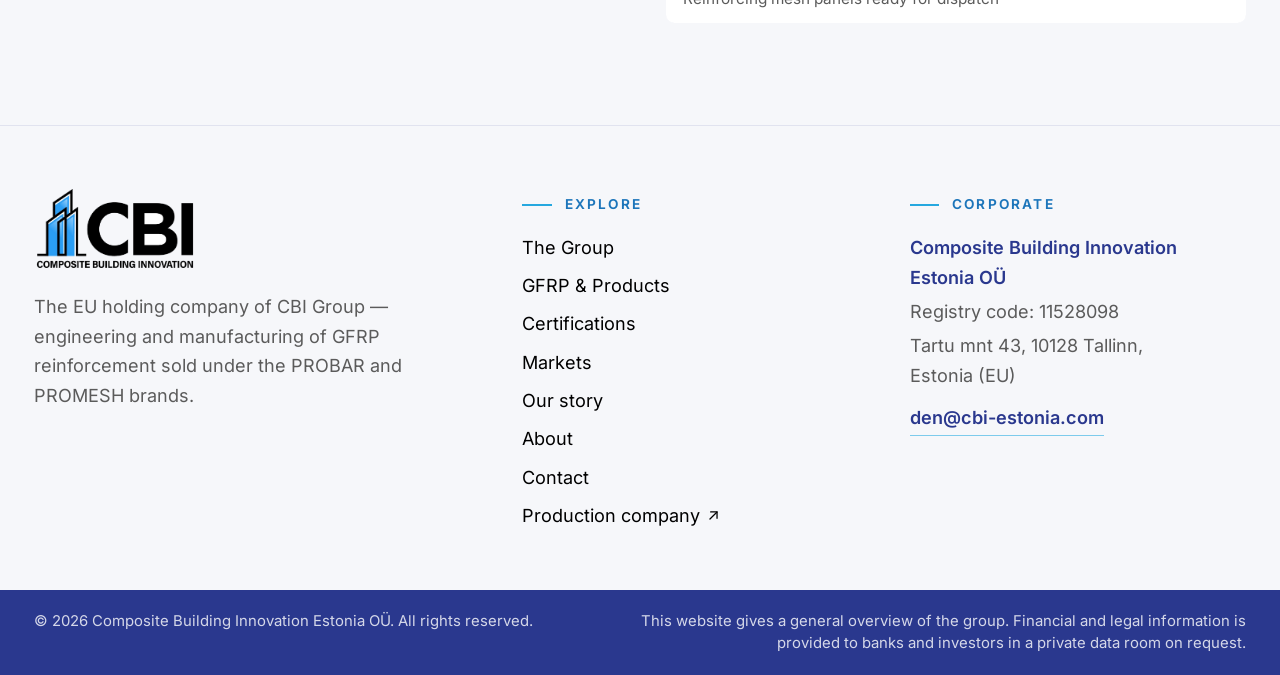
<file: group/index.html>
<!DOCTYPE html><html lang="en"> <head><meta charset="utf-8"><meta name="viewport" content="width=device-width, initial-scale=1"><title>The Group — CBIE</title><meta name="description" content="Group overview: EU holding in Estonia, GFRP manufacturing in Tunisia under the PROBAR and PROMESH brands, and a European commercial presence."><link rel="canonical" href="https://cbi-estonia.com/group/"><link rel="icon" type="image/png" href="/favicon.png"><meta property="og:type" content="website"><meta property="og:site_name" content="Composite Building Innovation Estonia OÜ"><meta property="og:title" content="The Group — CBIE"><meta property="og:description" content="Group overview: EU holding in Estonia, GFRP manufacturing in Tunisia under the PROBAR and PROMESH brands, and a European commercial presence."><meta property="og:url" content="https://cbi-estonia.com/group/"><meta property="og:image" content="https://cbi-estonia.com/og-default.png"><meta name="twitter:card" content="summary"><link rel="sitemap" href="/sitemap-index.xml"><link rel="stylesheet" href="/_astro/about.ML9YIhEE.css"></head> <body> <a href="#main" class="sr-only focus:not-sr-only focus:absolute focus:z-50 focus:bg-white focus:p-3">Skip to content</a> <div class="hidden md:block dark text-sm"> <div class="container-x 2xl:max-w-[88rem] flex items-center justify-between gap-6 py-2 text-white/80"> <p class="!text-sm">Composite Building Innovation Estonia OÜ · Registry code 11528098 · Tallinn, Estonia (EU)</p> <p class="!text-sm flex items-center gap-5"> <a href="mailto:den@cbi-estonia.com" class="!text-white/85 hover:!text-white no-underline inline-flex items-center gap-1.5"><svg xmlns="http://www.w3.org/2000/svg" viewBox="0 0 24 24" fill="none" stroke="currentColor" stroke-width="1.8" stroke-linecap="round" stroke-linejoin="round" class="h-4 w-4" aria-hidden="true"> <path d="M4 5h16v14H4z"></path><path d="M4 6l8 7 8-7"></path> </svg>den@cbi-estonia.com</a> </p> </div> </div> <header class="bg-white/95 backdrop-blur border-b border-blue-dark/10 sticky top-0 z-40"> <div class="container-x 2xl:max-w-[88rem] flex items-center justify-between gap-6 py-2.5"> <a href="/" class="shrink-0" aria-label="Composite Building Innovation Estonia OÜ — home"> <img src="/logos/logo-horizontal-name.png" alt="Composite Building Innovation Estonia OÜ" width="835" height="438" class="h-14 md:h-[3.75rem] w-auto"> </a> <nav aria-label="Main" class="hidden xl:flex items-center gap-0.5 whitespace-nowrap"> <a href="/group/" aria-current="page" class="no-underline font-medium text-black hover:text-brand px-3 py-2 border-b-2 border-transparent !text-blue-dark !border-blue-light">The Group</a><a href="/products/" class="no-underline font-medium text-black hover:text-brand px-3 py-2 border-b-2 border-transparent">GFRP &amp; Products</a><a href="/certifications/" class="no-underline font-medium text-black hover:text-brand px-3 py-2 border-b-2 border-transparent">Certifications</a><a href="/markets/" class="no-underline font-medium text-black hover:text-brand px-3 py-2 border-b-2 border-transparent">Markets</a><a href="/our-story/" class="no-underline font-medium text-black hover:text-brand px-3 py-2 border-b-2 border-transparent">Our story</a><a href="/about/" class="no-underline font-medium text-black hover:text-brand px-3 py-2 border-b-2 border-transparent">About</a><a href="/contact/" class="no-underline font-medium text-black hover:text-brand px-3 py-2 border-b-2 border-transparent">Contact</a> <a href="https://cbi-tunisia.com" title="Production company website — cbi-tunisia.com" class="btn btn-outline btn-sm ml-4" rel="noopener">Production company <svg xmlns="http://www.w3.org/2000/svg" viewBox="0 0 24 24" fill="none" stroke="currentColor" stroke-width="1.8" stroke-linecap="round" stroke-linejoin="round" class="h-4 w-4" aria-hidden="true"> <path d="M7 17L17 7"></path><path d="M8 7h9v9"></path> </svg></a> </nav> <details class="xl:hidden relative"> <summary class="cursor-pointer list-none btn btn-outline btn-sm">Menu</summary> <nav aria-label="Mobile" class="absolute right-0 mt-3 w-80 max-w-[calc(100vw-2.5rem)] bg-white border border-blue-dark/15 rounded-md shadow-xl p-3 flex flex-col"> <a href="/group/" class="no-underline text-black font-medium px-3 py-2.5 rounded hover:bg-blue-light/10">The Group</a><a href="/products/" class="no-underline text-black font-medium px-3 py-2.5 rounded hover:bg-blue-light/10">GFRP &amp; Products</a><a href="/certifications/" class="no-underline text-black font-medium px-3 py-2.5 rounded hover:bg-blue-light/10">Certifications</a><a href="/markets/" class="no-underline text-black font-medium px-3 py-2.5 rounded hover:bg-blue-light/10">Markets</a><a href="/our-story/" class="no-underline text-black font-medium px-3 py-2.5 rounded hover:bg-blue-light/10">Our story</a><a href="/about/" class="no-underline text-black font-medium px-3 py-2.5 rounded hover:bg-blue-light/10">About</a><a href="/contact/" class="no-underline text-black font-medium px-3 py-2.5 rounded hover:bg-blue-light/10">Contact</a> <a href="https://cbi-tunisia.com" title="Production company website — cbi-tunisia.com" class="btn btn-primary justify-center mt-2" rel="noopener">Production company <svg xmlns="http://www.w3.org/2000/svg" viewBox="0 0 24 24" fill="none" stroke="currentColor" stroke-width="1.8" stroke-linecap="round" stroke-linejoin="round" class="h-4 w-4" aria-hidden="true"> <path d="M7 17L17 7"></path><path d="M8 7h9v9"></path> </svg></a> </nav> </details> </div> </header> <main id="main"> <section class="page-hero"> <img src="/images/hero/dispatch.jpg" alt="" width="1600" height="1000"> <div class="container-x py-14 md:py-20"> <nav aria-label="Breadcrumb" class="text-sm text-white/75"> <a href="/" class="!text-white/75 hover:!text-white no-underline">Home</a> <span aria-hidden="true" class="mx-2">/</span> <span aria-current="page" class="text-white">The Group</span> </nav> <h1 class="mt-5 max-w-3xl">The Group</h1> <p class="mt-5 max-w-2xl text-xl text-white/90">CBI Group is an engineering group that designs and manufactures GFRP reinforcement. It is organised around three high-level pillars.</p> </div> </section> <section class="section"> <div class="container-x"> <ol class="grid gap-6 md:grid-cols-3 list-none"> <li class="card card-accent relative"> <div class="flex items-center justify-between"> <span class="text-sm font-semibold text-brand tabular-nums">01</span> <svg xmlns="http://www.w3.org/2000/svg" viewBox="0 0 24 24" fill="none" stroke="currentColor" stroke-width="1.8" stroke-linecap="round" stroke-linejoin="round" class="h-7 w-7 icon-plain" aria-hidden="true"> <path d="M3 21h18"></path><path d="M5 21V8l7-5 7 5v13"></path><path d="M9 21v-6h6v6"></path> </svg> </div> <p class="mt-6 text-xs font-semibold uppercase tracking-[.14em] text-grey">Holding</p> <h3 class="mt-1">EU holding — Estonia</h3> <p class="mt-3 text-grey">CBIE (Composite Building Innovation Estonia OÜ) is the EU holding company of the group.</p> </li><li class="card card-accent relative"> <div class="flex items-center justify-between"> <span class="text-sm font-semibold text-brand tabular-nums">02</span> <svg xmlns="http://www.w3.org/2000/svg" viewBox="0 0 24 24" fill="none" stroke="currentColor" stroke-width="1.8" stroke-linecap="round" stroke-linejoin="round" class="h-7 w-7 icon-plain" aria-hidden="true"> <path d="M2 21h20"></path><path d="M4 21V10l6 4V10l6 4V6h4v15"></path> </svg> </div> <p class="mt-6 text-xs font-semibold uppercase tracking-[.14em] text-grey">Manufacturing</p> <h3 class="mt-1">Manufacturing — Tunisia</h3> <p class="mt-3 text-grey">The operating company in Tunisia produces GFRP rebar and mesh, sold under the PROBAR (Professional Rebar) and PROMESH brands.</p> </li><li class="card card-accent relative"> <div class="flex items-center justify-between"> <span class="text-sm font-semibold text-brand tabular-nums">03</span> <svg xmlns="http://www.w3.org/2000/svg" viewBox="0 0 24 24" fill="none" stroke="currentColor" stroke-width="1.8" stroke-linecap="round" stroke-linejoin="round" class="h-7 w-7 icon-plain" aria-hidden="true"> <path d="M12 22a10 10 0 1 0 0-20 10 10 0 0 0 0 20z"></path><path d="M2 12h20"></path><path d="M12 2a15 15 0 0 1 0 20 15 15 0 0 1 0-20z"></path> </svg> </div> <p class="mt-6 text-xs font-semibold uppercase tracking-[.14em] text-grey">Commercial</p> <h3 class="mt-1">European commercial presence</h3> <p class="mt-3 text-grey">Serving EU customers and distributors with products exported duty-free from Tunisia.</p> </li> </ol> <p class="mt-6 !text-base text-grey">Simplified overview. Detailed legal structure is available to banks and investors on request.</p> </div> </section> <section class="section tint"> <div class="container-x grid gap-12 lg:grid-cols-2 items-center"> <div> <p class="eyebrow">Brands</p> <h2 class="mt-4">PROBAR · PROMESH</h2> <p class="mt-6 lead">The group&#39;s products are sold under the PROBAR (Professional Rebar) and PROMESH brands.</p> <p class="mt-4 lead">Full product details, datasheets, projects and clients are on the production company&#39;s website.</p> <p class="mt-8"><a class="btn btn-primary" href="https://cbi-tunisia.com" title="Production company website — cbi-tunisia.com" rel="noopener">Visit the production company <svg xmlns="http://www.w3.org/2000/svg" viewBox="0 0 24 24" fill="none" stroke="currentColor" stroke-width="1.8" stroke-linecap="round" stroke-linejoin="round" class="h-5 w-5" aria-hidden="true"> <path d="M7 17L17 7"></path><path d="M8 7h9v9"></path> </svg></a></p> </div> <figure class="photo"> <img src="/images/delivery-mesh.jpg" alt="Truck loaded with stacked reinforcing mesh panels" width="1400" height="1054" loading="lazy" class="aspect-[4/3]"> <figcaption>Reinforcing mesh panels ready for dispatch</figcaption> </figure> </div> </section> </main> <footer class="tint border-t border-blue-dark/10"> <div class="container-x py-14 grid gap-12 md:grid-cols-[1.3fr_1fr_1fr]"> <div> <img src="/logos/logo-horizontal-name.png" alt="Composite Building Innovation Estonia OÜ" width="835" height="438" class="h-20 w-auto" loading="lazy"> <p class="mt-5 text-grey max-w-sm">The EU holding company of CBI Group — engineering and manufacturing of GFRP reinforcement sold under the PROBAR and PROMESH brands.</p> </div> <div> <p class="eyebrow">Explore</p> <ul class="mt-4 space-y-2"> <li><a href="/group/" class="text-black no-underline hover:text-brand">The Group</a></li><li><a href="/products/" class="text-black no-underline hover:text-brand">GFRP &amp; Products</a></li><li><a href="/certifications/" class="text-black no-underline hover:text-brand">Certifications</a></li><li><a href="/markets/" class="text-black no-underline hover:text-brand">Markets</a></li><li><a href="/our-story/" class="text-black no-underline hover:text-brand">Our story</a></li><li><a href="/about/" class="text-black no-underline hover:text-brand">About</a></li><li><a href="/contact/" class="text-black no-underline hover:text-brand">Contact</a></li> <li><a href="https://cbi-tunisia.com" title="Production company website — cbi-tunisia.com" class="text-black no-underline hover:text-brand inline-flex items-center gap-1" rel="noopener">Production company <svg xmlns="http://www.w3.org/2000/svg" viewBox="0 0 24 24" fill="none" stroke="currentColor" stroke-width="1.8" stroke-linecap="round" stroke-linejoin="round" class="h-4 w-4" aria-hidden="true"> <path d="M7 17L17 7"></path><path d="M8 7h9v9"></path> </svg></a></li> </ul> </div> <div> <p class="eyebrow">Corporate</p> <p class="mt-4 font-semibold text-blue-dark">Composite Building Innovation Estonia OÜ</p> <p class="mt-1 text-grey">Registry code: 11528098</p> <p class="mt-1 text-grey">Tartu mnt 43, 10128 Tallinn, Estonia (EU)</p> <p class="mt-3"><a href="mailto:den@cbi-estonia.com" class="link-arrow">den@cbi-estonia.com</a></p> </div> </div> <div class="dark"> <div class="container-x py-5 text-sm text-white/80 flex flex-col gap-1 md:flex-row md:justify-between md:gap-10"> <p class="!text-sm shrink-0">© 2026 Composite Building Innovation Estonia OÜ. All rights reserved.</p> <p class="!text-sm md:text-right max-w-2xl">This website gives a general overview of the group. Financial and legal information is provided to banks and investors in a private data room on request.</p> </div> </div> </footer> </body></html>
</file>
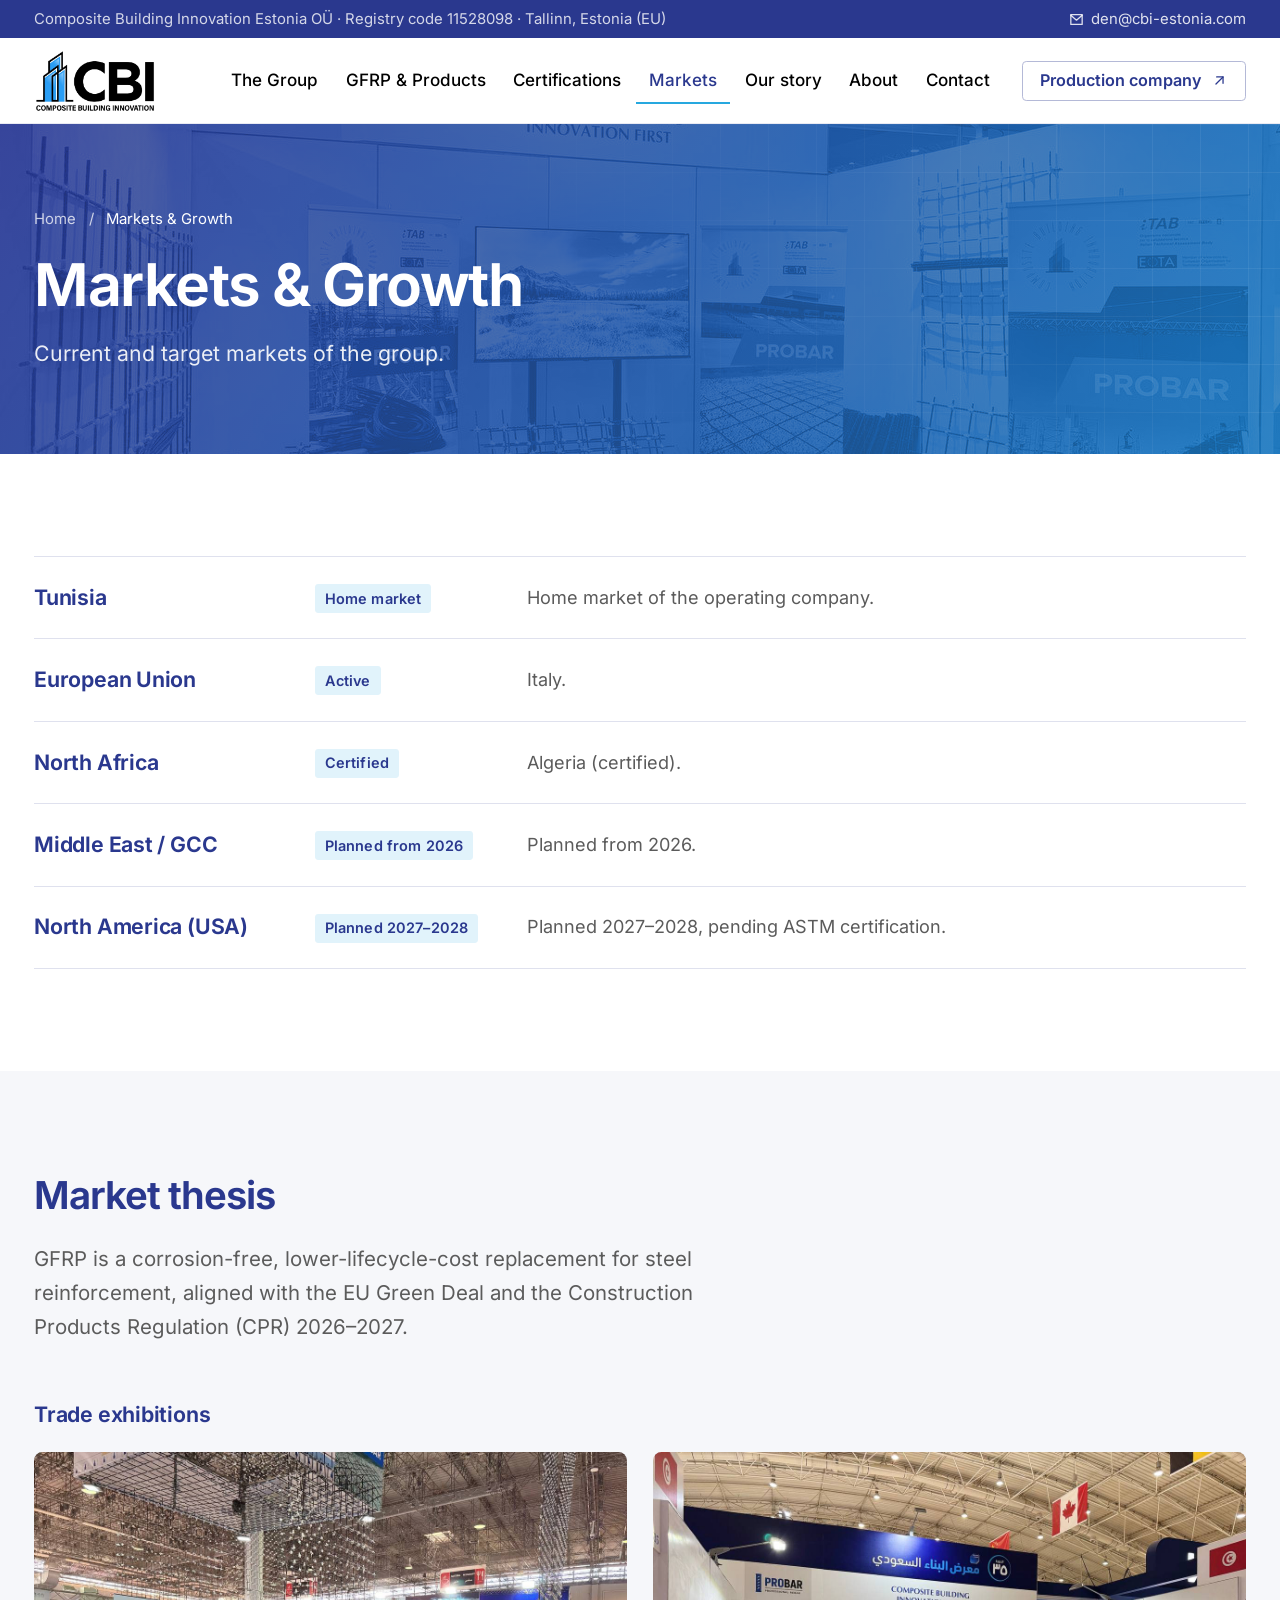
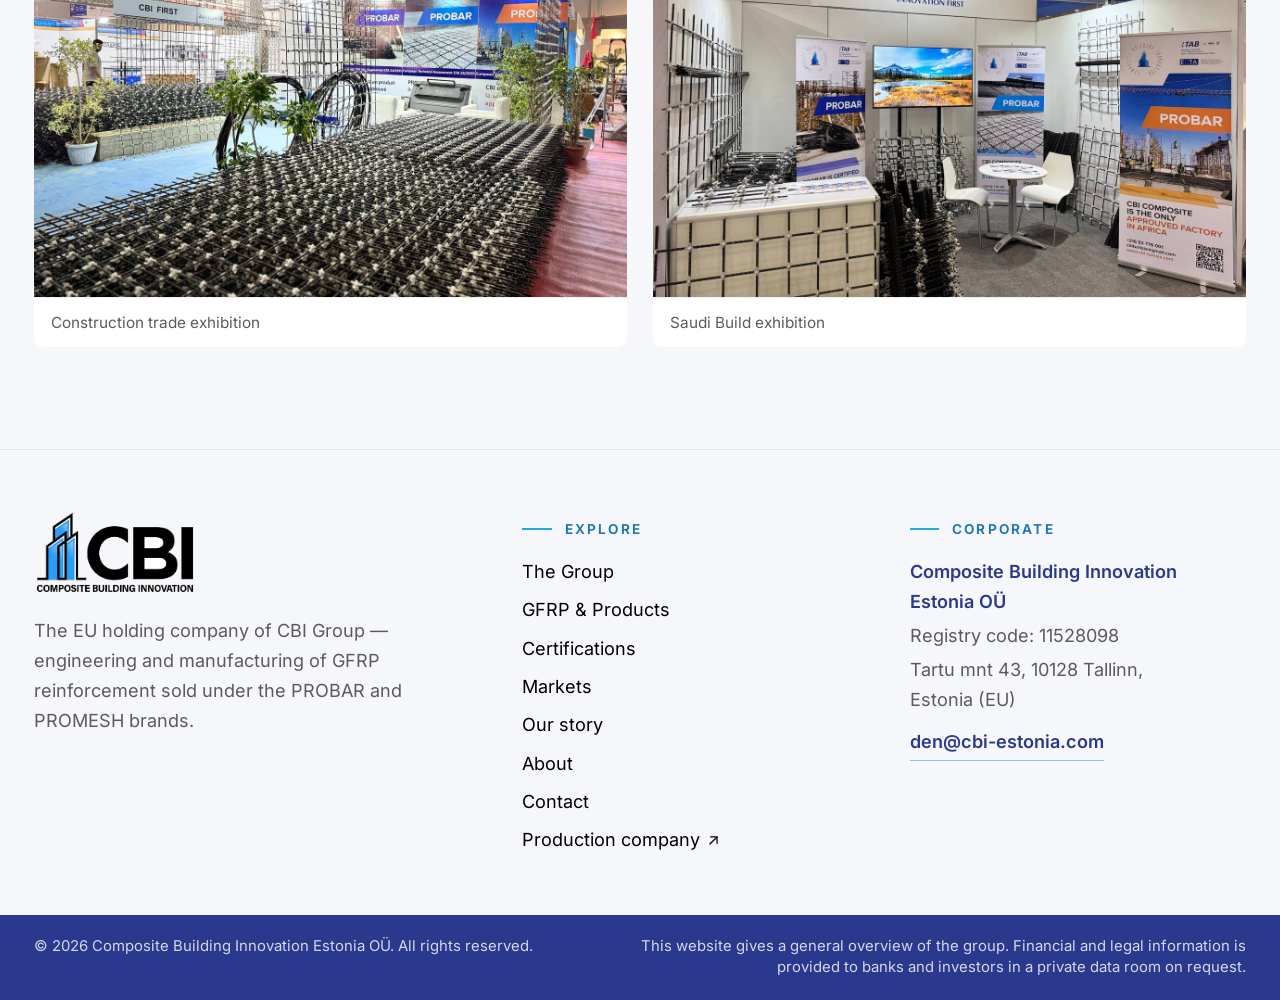
<file: markets/index.html>
<!DOCTYPE html><html lang="en"> <head><meta charset="utf-8"><meta name="viewport" content="width=device-width, initial-scale=1"><title>Markets &amp; Growth — CBIE</title><meta name="description" content="Current and target markets for PROBAR and PROMESH GFRP reinforcement: Tunisia, EU, North Africa, GCC and North America."><link rel="canonical" href="https://cbi-estonia.com/markets/"><link rel="icon" type="image/png" href="/favicon.png"><meta property="og:type" content="website"><meta property="og:site_name" content="Composite Building Innovation Estonia OÜ"><meta property="og:title" content="Markets &#38; Growth — CBIE"><meta property="og:description" content="Current and target markets for PROBAR and PROMESH GFRP reinforcement: Tunisia, EU, North Africa, GCC and North America."><meta property="og:url" content="https://cbi-estonia.com/markets/"><meta property="og:image" content="https://cbi-estonia.com/og-default.png"><meta name="twitter:card" content="summary"><link rel="sitemap" href="/sitemap-index.xml"><link rel="stylesheet" href="/_astro/about.ML9YIhEE.css"></head> <body> <a href="#main" class="sr-only focus:not-sr-only focus:absolute focus:z-50 focus:bg-white focus:p-3">Skip to content</a> <div class="hidden md:block dark text-sm"> <div class="container-x 2xl:max-w-[88rem] flex items-center justify-between gap-6 py-2 text-white/80"> <p class="!text-sm">Composite Building Innovation Estonia OÜ · Registry code 11528098 · Tallinn, Estonia (EU)</p> <p class="!text-sm flex items-center gap-5"> <a href="mailto:den@cbi-estonia.com" class="!text-white/85 hover:!text-white no-underline inline-flex items-center gap-1.5"><svg xmlns="http://www.w3.org/2000/svg" viewBox="0 0 24 24" fill="none" stroke="currentColor" stroke-width="1.8" stroke-linecap="round" stroke-linejoin="round" class="h-4 w-4" aria-hidden="true"> <path d="M4 5h16v14H4z"></path><path d="M4 6l8 7 8-7"></path> </svg>den@cbi-estonia.com</a> </p> </div> </div> <header class="bg-white/95 backdrop-blur border-b border-blue-dark/10 sticky top-0 z-40"> <div class="container-x 2xl:max-w-[88rem] flex items-center justify-between gap-6 py-2.5"> <a href="/" class="shrink-0" aria-label="Composite Building Innovation Estonia OÜ — home"> <img src="/logos/logo-horizontal-name.png" alt="Composite Building Innovation Estonia OÜ" width="835" height="438" class="h-14 md:h-[3.75rem] w-auto"> </a> <nav aria-label="Main" class="hidden xl:flex items-center gap-0.5 whitespace-nowrap"> <a href="/group/" class="no-underline font-medium text-black hover:text-brand px-3 py-2 border-b-2 border-transparent">The Group</a><a href="/products/" class="no-underline font-medium text-black hover:text-brand px-3 py-2 border-b-2 border-transparent">GFRP &amp; Products</a><a href="/certifications/" class="no-underline font-medium text-black hover:text-brand px-3 py-2 border-b-2 border-transparent">Certifications</a><a href="/markets/" aria-current="page" class="no-underline font-medium text-black hover:text-brand px-3 py-2 border-b-2 border-transparent !text-blue-dark !border-blue-light">Markets</a><a href="/our-story/" class="no-underline font-medium text-black hover:text-brand px-3 py-2 border-b-2 border-transparent">Our story</a><a href="/about/" class="no-underline font-medium text-black hover:text-brand px-3 py-2 border-b-2 border-transparent">About</a><a href="/contact/" class="no-underline font-medium text-black hover:text-brand px-3 py-2 border-b-2 border-transparent">Contact</a> <a href="https://cbi-tunisia.com" title="Production company website — cbi-tunisia.com" class="btn btn-outline btn-sm ml-4" rel="noopener">Production company <svg xmlns="http://www.w3.org/2000/svg" viewBox="0 0 24 24" fill="none" stroke="currentColor" stroke-width="1.8" stroke-linecap="round" stroke-linejoin="round" class="h-4 w-4" aria-hidden="true"> <path d="M7 17L17 7"></path><path d="M8 7h9v9"></path> </svg></a> </nav> <details class="xl:hidden relative"> <summary class="cursor-pointer list-none btn btn-outline btn-sm">Menu</summary> <nav aria-label="Mobile" class="absolute right-0 mt-3 w-80 max-w-[calc(100vw-2.5rem)] bg-white border border-blue-dark/15 rounded-md shadow-xl p-3 flex flex-col"> <a href="/group/" class="no-underline text-black font-medium px-3 py-2.5 rounded hover:bg-blue-light/10">The Group</a><a href="/products/" class="no-underline text-black font-medium px-3 py-2.5 rounded hover:bg-blue-light/10">GFRP &amp; Products</a><a href="/certifications/" class="no-underline text-black font-medium px-3 py-2.5 rounded hover:bg-blue-light/10">Certifications</a><a href="/markets/" class="no-underline text-black font-medium px-3 py-2.5 rounded hover:bg-blue-light/10">Markets</a><a href="/our-story/" class="no-underline text-black font-medium px-3 py-2.5 rounded hover:bg-blue-light/10">Our story</a><a href="/about/" class="no-underline text-black font-medium px-3 py-2.5 rounded hover:bg-blue-light/10">About</a><a href="/contact/" class="no-underline text-black font-medium px-3 py-2.5 rounded hover:bg-blue-light/10">Contact</a> <a href="https://cbi-tunisia.com" title="Production company website — cbi-tunisia.com" class="btn btn-primary justify-center mt-2" rel="noopener">Production company <svg xmlns="http://www.w3.org/2000/svg" viewBox="0 0 24 24" fill="none" stroke="currentColor" stroke-width="1.8" stroke-linecap="round" stroke-linejoin="round" class="h-4 w-4" aria-hidden="true"> <path d="M7 17L17 7"></path><path d="M8 7h9v9"></path> </svg></a> </nav> </details> </div> </header> <main id="main"> <section class="page-hero"> <img src="/images/hero/saudi-build-2025.jpg" alt="" width="1600" height="1000"> <div class="container-x py-14 md:py-20"> <nav aria-label="Breadcrumb" class="text-sm text-white/75"> <a href="/" class="!text-white/75 hover:!text-white no-underline">Home</a> <span aria-hidden="true" class="mx-2">/</span> <span aria-current="page" class="text-white">Markets &amp; Growth</span> </nav> <h1 class="mt-5 max-w-3xl">Markets &amp; Growth</h1> <p class="mt-5 max-w-2xl text-xl text-white/90">Current and target markets of the group.</p> </div> </section> <section class="section"> <div class="container-x"> <ul class="list-none border-t border-blue-dark/15"> <li class="grid gap-2 md:grid-cols-[16rem_12rem_1fr] md:items-center border-b border-blue-dark/15 py-6"> <h3 class="!text-xl">Tunisia</h3> <p><span class="tag">Home market</span></p> <p class="text-grey">Home market of the operating company.</p> </li><li class="grid gap-2 md:grid-cols-[16rem_12rem_1fr] md:items-center border-b border-blue-dark/15 py-6"> <h3 class="!text-xl">European Union</h3> <p><span class="tag">Active</span></p> <p class="text-grey">Italy.</p> </li><li class="grid gap-2 md:grid-cols-[16rem_12rem_1fr] md:items-center border-b border-blue-dark/15 py-6"> <h3 class="!text-xl">North Africa</h3> <p><span class="tag">Certified</span></p> <p class="text-grey">Algeria (certified).</p> </li><li class="grid gap-2 md:grid-cols-[16rem_12rem_1fr] md:items-center border-b border-blue-dark/15 py-6"> <h3 class="!text-xl">Middle East / GCC</h3> <p><span class="tag">Planned from 2026</span></p> <p class="text-grey">Planned from 2026.</p> </li><li class="grid gap-2 md:grid-cols-[16rem_12rem_1fr] md:items-center border-b border-blue-dark/15 py-6"> <h3 class="!text-xl">North America (USA)</h3> <p><span class="tag">Planned 2027–2028</span></p> <p class="text-grey">Planned 2027–2028, pending ASTM certification.</p> </li> </ul> </div> </section> <section class="section tint"> <div class="container-x"> <div class="max-w-3xl"> <h2>Market thesis</h2> <p class="mt-6 lead">GFRP is a corrosion-free, lower-lifecycle-cost replacement for steel reinforcement, aligned with the EU Green Deal and the Construction Products Regulation (CPR) 2026–2027.</p> </div> <h3 class="mt-14">Trade exhibitions</h3> <div class="mt-6 grid gap-6 md:grid-cols-2"> <figure class="photo"> <img src="/images/hero/exhibition-2024.jpg" alt="PROBAR and PROMESH displays at a construction trade exhibition" width="1280" height="960" loading="lazy" class="aspect-[4/3]"> <figcaption>Construction trade exhibition</figcaption> </figure><figure class="photo"> <img src="/images/hero/saudi-build-2025.jpg" alt="The group's PROBAR stand at the Saudi Build exhibition" width="1280" height="960" loading="lazy" class="aspect-[4/3]"> <figcaption>Saudi Build exhibition</figcaption> </figure> </div> </div> </section> </main> <footer class="tint border-t border-blue-dark/10"> <div class="container-x py-14 grid gap-12 md:grid-cols-[1.3fr_1fr_1fr]"> <div> <img src="/logos/logo-horizontal-name.png" alt="Composite Building Innovation Estonia OÜ" width="835" height="438" class="h-20 w-auto" loading="lazy"> <p class="mt-5 text-grey max-w-sm">The EU holding company of CBI Group — engineering and manufacturing of GFRP reinforcement sold under the PROBAR and PROMESH brands.</p> </div> <div> <p class="eyebrow">Explore</p> <ul class="mt-4 space-y-2"> <li><a href="/group/" class="text-black no-underline hover:text-brand">The Group</a></li><li><a href="/products/" class="text-black no-underline hover:text-brand">GFRP &amp; Products</a></li><li><a href="/certifications/" class="text-black no-underline hover:text-brand">Certifications</a></li><li><a href="/markets/" class="text-black no-underline hover:text-brand">Markets</a></li><li><a href="/our-story/" class="text-black no-underline hover:text-brand">Our story</a></li><li><a href="/about/" class="text-black no-underline hover:text-brand">About</a></li><li><a href="/contact/" class="text-black no-underline hover:text-brand">Contact</a></li> <li><a href="https://cbi-tunisia.com" title="Production company website — cbi-tunisia.com" class="text-black no-underline hover:text-brand inline-flex items-center gap-1" rel="noopener">Production company <svg xmlns="http://www.w3.org/2000/svg" viewBox="0 0 24 24" fill="none" stroke="currentColor" stroke-width="1.8" stroke-linecap="round" stroke-linejoin="round" class="h-4 w-4" aria-hidden="true"> <path d="M7 17L17 7"></path><path d="M8 7h9v9"></path> </svg></a></li> </ul> </div> <div> <p class="eyebrow">Corporate</p> <p class="mt-4 font-semibold text-blue-dark">Composite Building Innovation Estonia OÜ</p> <p class="mt-1 text-grey">Registry code: 11528098</p> <p class="mt-1 text-grey">Tartu mnt 43, 10128 Tallinn, Estonia (EU)</p> <p class="mt-3"><a href="mailto:den@cbi-estonia.com" class="link-arrow">den@cbi-estonia.com</a></p> </div> </div> <div class="dark"> <div class="container-x py-5 text-sm text-white/80 flex flex-col gap-1 md:flex-row md:justify-between md:gap-10"> <p class="!text-sm shrink-0">© 2026 Composite Building Innovation Estonia OÜ. All rights reserved.</p> <p class="!text-sm md:text-right max-w-2xl">This website gives a general overview of the group. Financial and legal information is provided to banks and investors in a private data room on request.</p> </div> </div> </footer> </body></html>
</file>
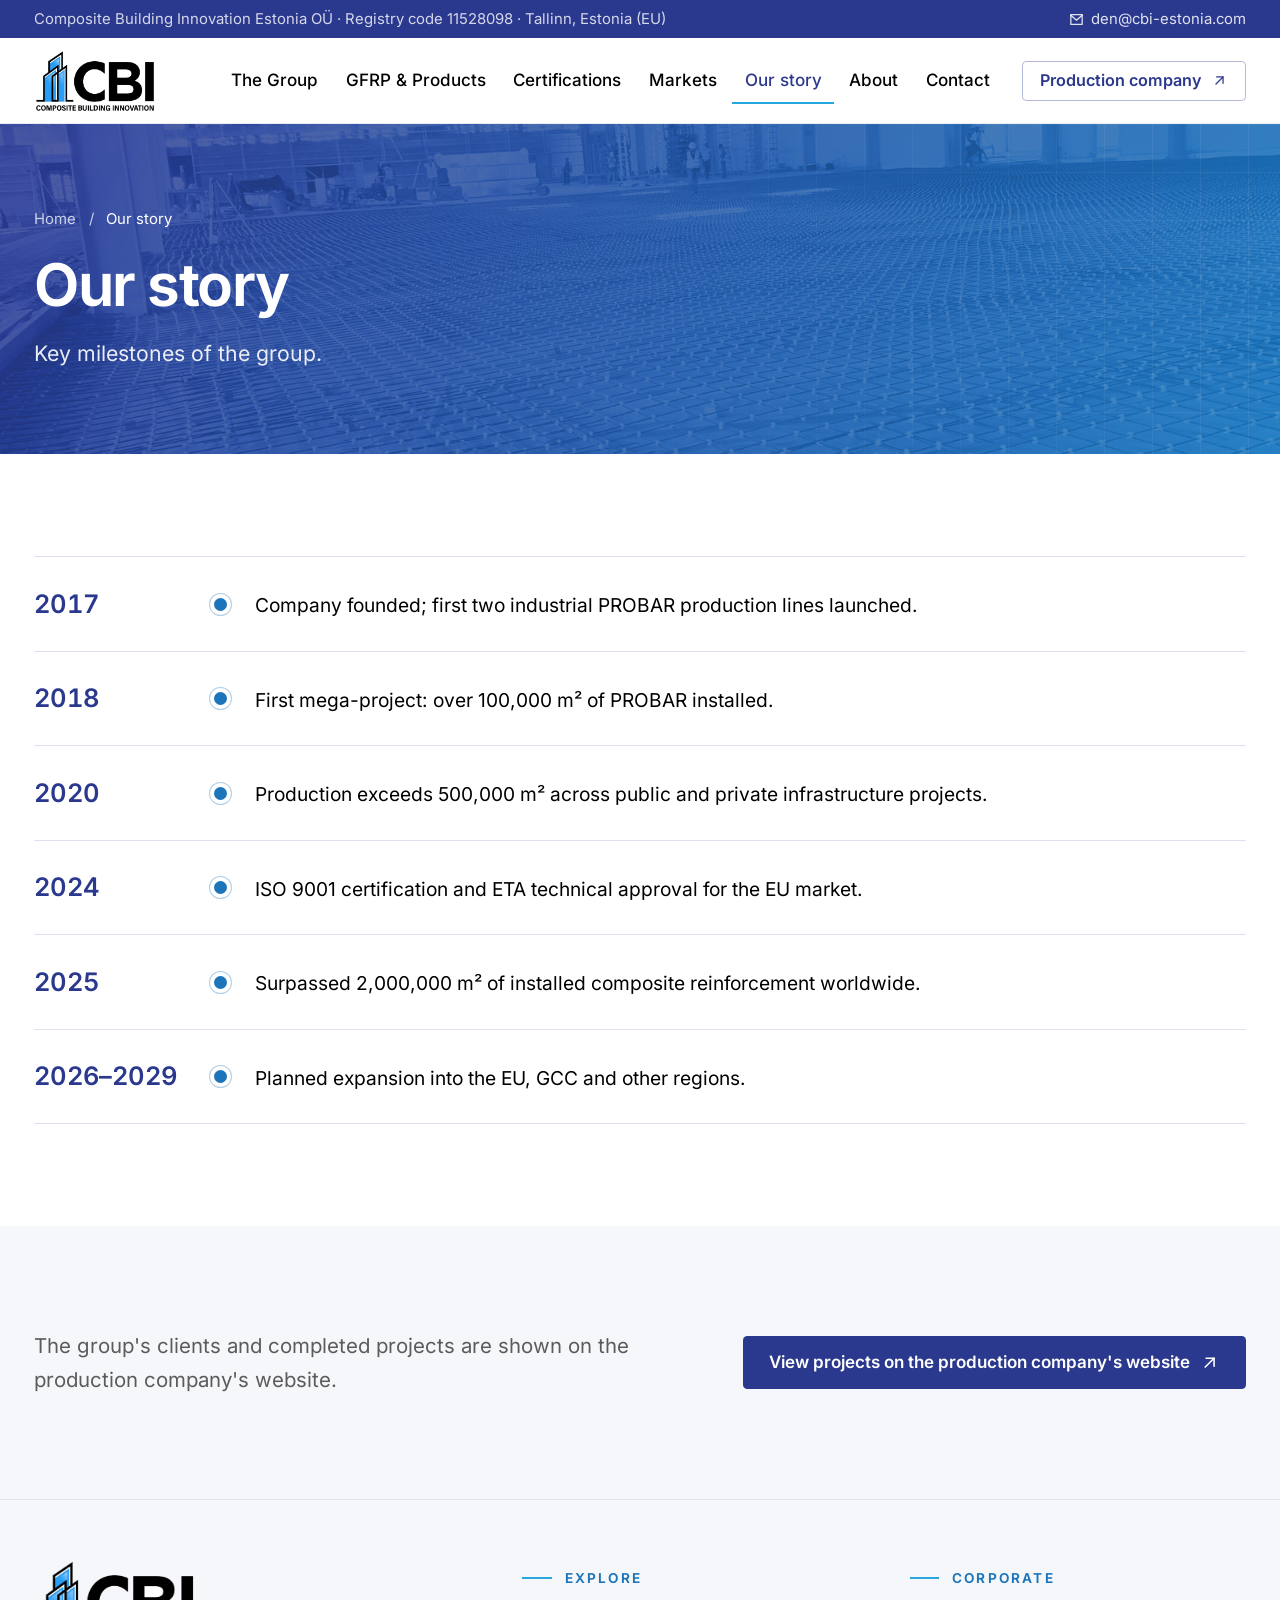
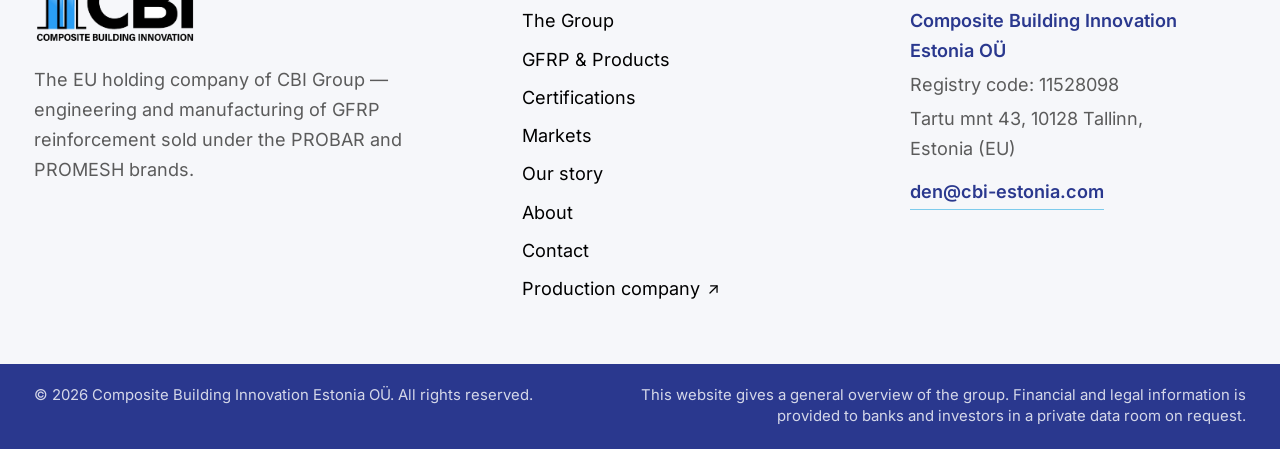
<file: our-story/index.html>
<!DOCTYPE html><html lang="en"> <head><meta charset="utf-8"><meta name="viewport" content="width=device-width, initial-scale=1"><title>Our story — CBIE</title><meta name="description" content="Group milestones from 2017 to the planned 2026–2029 expansion."><link rel="canonical" href="https://cbi-estonia.com/our-story/"><link rel="icon" type="image/png" href="/favicon.png"><meta property="og:type" content="website"><meta property="og:site_name" content="Composite Building Innovation Estonia OÜ"><meta property="og:title" content="Our story — CBIE"><meta property="og:description" content="Group milestones from 2017 to the planned 2026–2029 expansion."><meta property="og:url" content="https://cbi-estonia.com/our-story/"><meta property="og:image" content="https://cbi-estonia.com/og-default.png"><meta name="twitter:card" content="summary"><link rel="sitemap" href="/sitemap-index.xml"><link rel="stylesheet" href="/_astro/about.ML9YIhEE.css"></head> <body> <a href="#main" class="sr-only focus:not-sr-only focus:absolute focus:z-50 focus:bg-white focus:p-3">Skip to content</a> <div class="hidden md:block dark text-sm"> <div class="container-x 2xl:max-w-[88rem] flex items-center justify-between gap-6 py-2 text-white/80"> <p class="!text-sm">Composite Building Innovation Estonia OÜ · Registry code 11528098 · Tallinn, Estonia (EU)</p> <p class="!text-sm flex items-center gap-5"> <a href="mailto:den@cbi-estonia.com" class="!text-white/85 hover:!text-white no-underline inline-flex items-center gap-1.5"><svg xmlns="http://www.w3.org/2000/svg" viewBox="0 0 24 24" fill="none" stroke="currentColor" stroke-width="1.8" stroke-linecap="round" stroke-linejoin="round" class="h-4 w-4" aria-hidden="true"> <path d="M4 5h16v14H4z"></path><path d="M4 6l8 7 8-7"></path> </svg>den@cbi-estonia.com</a> </p> </div> </div> <header class="bg-white/95 backdrop-blur border-b border-blue-dark/10 sticky top-0 z-40"> <div class="container-x 2xl:max-w-[88rem] flex items-center justify-between gap-6 py-2.5"> <a href="/" class="shrink-0" aria-label="Composite Building Innovation Estonia OÜ — home"> <img src="/logos/logo-horizontal-name.png" alt="Composite Building Innovation Estonia OÜ" width="835" height="438" class="h-14 md:h-[3.75rem] w-auto"> </a> <nav aria-label="Main" class="hidden xl:flex items-center gap-0.5 whitespace-nowrap"> <a href="/group/" class="no-underline font-medium text-black hover:text-brand px-3 py-2 border-b-2 border-transparent">The Group</a><a href="/products/" class="no-underline font-medium text-black hover:text-brand px-3 py-2 border-b-2 border-transparent">GFRP &amp; Products</a><a href="/certifications/" class="no-underline font-medium text-black hover:text-brand px-3 py-2 border-b-2 border-transparent">Certifications</a><a href="/markets/" class="no-underline font-medium text-black hover:text-brand px-3 py-2 border-b-2 border-transparent">Markets</a><a href="/our-story/" aria-current="page" class="no-underline font-medium text-black hover:text-brand px-3 py-2 border-b-2 border-transparent !text-blue-dark !border-blue-light">Our story</a><a href="/about/" class="no-underline font-medium text-black hover:text-brand px-3 py-2 border-b-2 border-transparent">About</a><a href="/contact/" class="no-underline font-medium text-black hover:text-brand px-3 py-2 border-b-2 border-transparent">Contact</a> <a href="https://cbi-tunisia.com" title="Production company website — cbi-tunisia.com" class="btn btn-outline btn-sm ml-4" rel="noopener">Production company <svg xmlns="http://www.w3.org/2000/svg" viewBox="0 0 24 24" fill="none" stroke="currentColor" stroke-width="1.8" stroke-linecap="round" stroke-linejoin="round" class="h-4 w-4" aria-hidden="true"> <path d="M7 17L17 7"></path><path d="M8 7h9v9"></path> </svg></a> </nav> <details class="xl:hidden relative"> <summary class="cursor-pointer list-none btn btn-outline btn-sm">Menu</summary> <nav aria-label="Mobile" class="absolute right-0 mt-3 w-80 max-w-[calc(100vw-2.5rem)] bg-white border border-blue-dark/15 rounded-md shadow-xl p-3 flex flex-col"> <a href="/group/" class="no-underline text-black font-medium px-3 py-2.5 rounded hover:bg-blue-light/10">The Group</a><a href="/products/" class="no-underline text-black font-medium px-3 py-2.5 rounded hover:bg-blue-light/10">GFRP &amp; Products</a><a href="/certifications/" class="no-underline text-black font-medium px-3 py-2.5 rounded hover:bg-blue-light/10">Certifications</a><a href="/markets/" class="no-underline text-black font-medium px-3 py-2.5 rounded hover:bg-blue-light/10">Markets</a><a href="/our-story/" class="no-underline text-black font-medium px-3 py-2.5 rounded hover:bg-blue-light/10">Our story</a><a href="/about/" class="no-underline text-black font-medium px-3 py-2.5 rounded hover:bg-blue-light/10">About</a><a href="/contact/" class="no-underline text-black font-medium px-3 py-2.5 rounded hover:bg-blue-light/10">Contact</a> <a href="https://cbi-tunisia.com" title="Production company website — cbi-tunisia.com" class="btn btn-primary justify-center mt-2" rel="noopener">Production company <svg xmlns="http://www.w3.org/2000/svg" viewBox="0 0 24 24" fill="none" stroke="currentColor" stroke-width="1.8" stroke-linecap="round" stroke-linejoin="round" class="h-4 w-4" aria-hidden="true"> <path d="M7 17L17 7"></path><path d="M8 7h9v9"></path> </svg></a> </nav> </details> </div> </header> <main id="main"> <section class="page-hero"> <img src="/images/hero-hall.jpg" alt="" width="1600" height="1000"> <div class="container-x py-14 md:py-20"> <nav aria-label="Breadcrumb" class="text-sm text-white/75"> <a href="/" class="!text-white/75 hover:!text-white no-underline">Home</a> <span aria-hidden="true" class="mx-2">/</span> <span aria-current="page" class="text-white">Our story</span> </nav> <h1 class="mt-5 max-w-3xl">Our story</h1> <p class="mt-5 max-w-2xl text-xl text-white/90">Key milestones of the group.</p> </div> </section> <section class="section"> <div class="container-x max-w-5xl"> <ol class="timeline list-none border-t border-blue-dark/15"> <li class="grid gap-1 md:grid-cols-[9rem_1fr] md:gap-16 border-b border-blue-dark/15 py-7"> <p class="text-2xl font-semibold tracking-tight text-blue-dark tabular-nums">2017</p> <p class="text-lg md:pt-1">Company founded; first two industrial PROBAR production lines launched.</p> </li><li class="grid gap-1 md:grid-cols-[9rem_1fr] md:gap-16 border-b border-blue-dark/15 py-7"> <p class="text-2xl font-semibold tracking-tight text-blue-dark tabular-nums">2018</p> <p class="text-lg md:pt-1">First mega-project: over 100,000 m² of PROBAR installed.</p> </li><li class="grid gap-1 md:grid-cols-[9rem_1fr] md:gap-16 border-b border-blue-dark/15 py-7"> <p class="text-2xl font-semibold tracking-tight text-blue-dark tabular-nums">2020</p> <p class="text-lg md:pt-1">Production exceeds 500,000 m² across public and private infrastructure projects.</p> </li><li class="grid gap-1 md:grid-cols-[9rem_1fr] md:gap-16 border-b border-blue-dark/15 py-7"> <p class="text-2xl font-semibold tracking-tight text-blue-dark tabular-nums">2024</p> <p class="text-lg md:pt-1">ISO 9001 certification and ETA technical approval for the EU market.</p> </li><li class="grid gap-1 md:grid-cols-[9rem_1fr] md:gap-16 border-b border-blue-dark/15 py-7"> <p class="text-2xl font-semibold tracking-tight text-blue-dark tabular-nums">2025</p> <p class="text-lg md:pt-1">Surpassed 2,000,000 m² of installed composite reinforcement worldwide.</p> </li><li class="grid gap-1 md:grid-cols-[9rem_1fr] md:gap-16 border-b border-blue-dark/15 py-7"> <p class="text-2xl font-semibold tracking-tight text-blue-dark tabular-nums">2026–2029</p> <p class="text-lg md:pt-1">Planned expansion into the EU, GCC and other regions.</p> </li> </ol> </div> </section> <section class="section tint"> <div class="container-x max-w-5xl flex flex-col md:flex-row md:items-center md:justify-between gap-6"> <p class="lead !max-w-xl">The group&#39;s clients and completed projects are shown on the production company&#39;s website.</p> <a class="btn btn-primary shrink-0" href="https://cbi-tunisia.com" title="Production company website — cbi-tunisia.com" rel="noopener">View projects on the production company&#39;s website <svg xmlns="http://www.w3.org/2000/svg" viewBox="0 0 24 24" fill="none" stroke="currentColor" stroke-width="1.8" stroke-linecap="round" stroke-linejoin="round" class="h-5 w-5" aria-hidden="true"> <path d="M7 17L17 7"></path><path d="M8 7h9v9"></path> </svg></a> </div> </section> </main> <footer class="tint border-t border-blue-dark/10"> <div class="container-x py-14 grid gap-12 md:grid-cols-[1.3fr_1fr_1fr]"> <div> <img src="/logos/logo-horizontal-name.png" alt="Composite Building Innovation Estonia OÜ" width="835" height="438" class="h-20 w-auto" loading="lazy"> <p class="mt-5 text-grey max-w-sm">The EU holding company of CBI Group — engineering and manufacturing of GFRP reinforcement sold under the PROBAR and PROMESH brands.</p> </div> <div> <p class="eyebrow">Explore</p> <ul class="mt-4 space-y-2"> <li><a href="/group/" class="text-black no-underline hover:text-brand">The Group</a></li><li><a href="/products/" class="text-black no-underline hover:text-brand">GFRP &amp; Products</a></li><li><a href="/certifications/" class="text-black no-underline hover:text-brand">Certifications</a></li><li><a href="/markets/" class="text-black no-underline hover:text-brand">Markets</a></li><li><a href="/our-story/" class="text-black no-underline hover:text-brand">Our story</a></li><li><a href="/about/" class="text-black no-underline hover:text-brand">About</a></li><li><a href="/contact/" class="text-black no-underline hover:text-brand">Contact</a></li> <li><a href="https://cbi-tunisia.com" title="Production company website — cbi-tunisia.com" class="text-black no-underline hover:text-brand inline-flex items-center gap-1" rel="noopener">Production company <svg xmlns="http://www.w3.org/2000/svg" viewBox="0 0 24 24" fill="none" stroke="currentColor" stroke-width="1.8" stroke-linecap="round" stroke-linejoin="round" class="h-4 w-4" aria-hidden="true"> <path d="M7 17L17 7"></path><path d="M8 7h9v9"></path> </svg></a></li> </ul> </div> <div> <p class="eyebrow">Corporate</p> <p class="mt-4 font-semibold text-blue-dark">Composite Building Innovation Estonia OÜ</p> <p class="mt-1 text-grey">Registry code: 11528098</p> <p class="mt-1 text-grey">Tartu mnt 43, 10128 Tallinn, Estonia (EU)</p> <p class="mt-3"><a href="mailto:den@cbi-estonia.com" class="link-arrow">den@cbi-estonia.com</a></p> </div> </div> <div class="dark"> <div class="container-x py-5 text-sm text-white/80 flex flex-col gap-1 md:flex-row md:justify-between md:gap-10"> <p class="!text-sm shrink-0">© 2026 Composite Building Innovation Estonia OÜ. All rights reserved.</p> <p class="!text-sm md:text-right max-w-2xl">This website gives a general overview of the group. Financial and legal information is provided to banks and investors in a private data room on request.</p> </div> </div> </footer> </body></html>
</file>
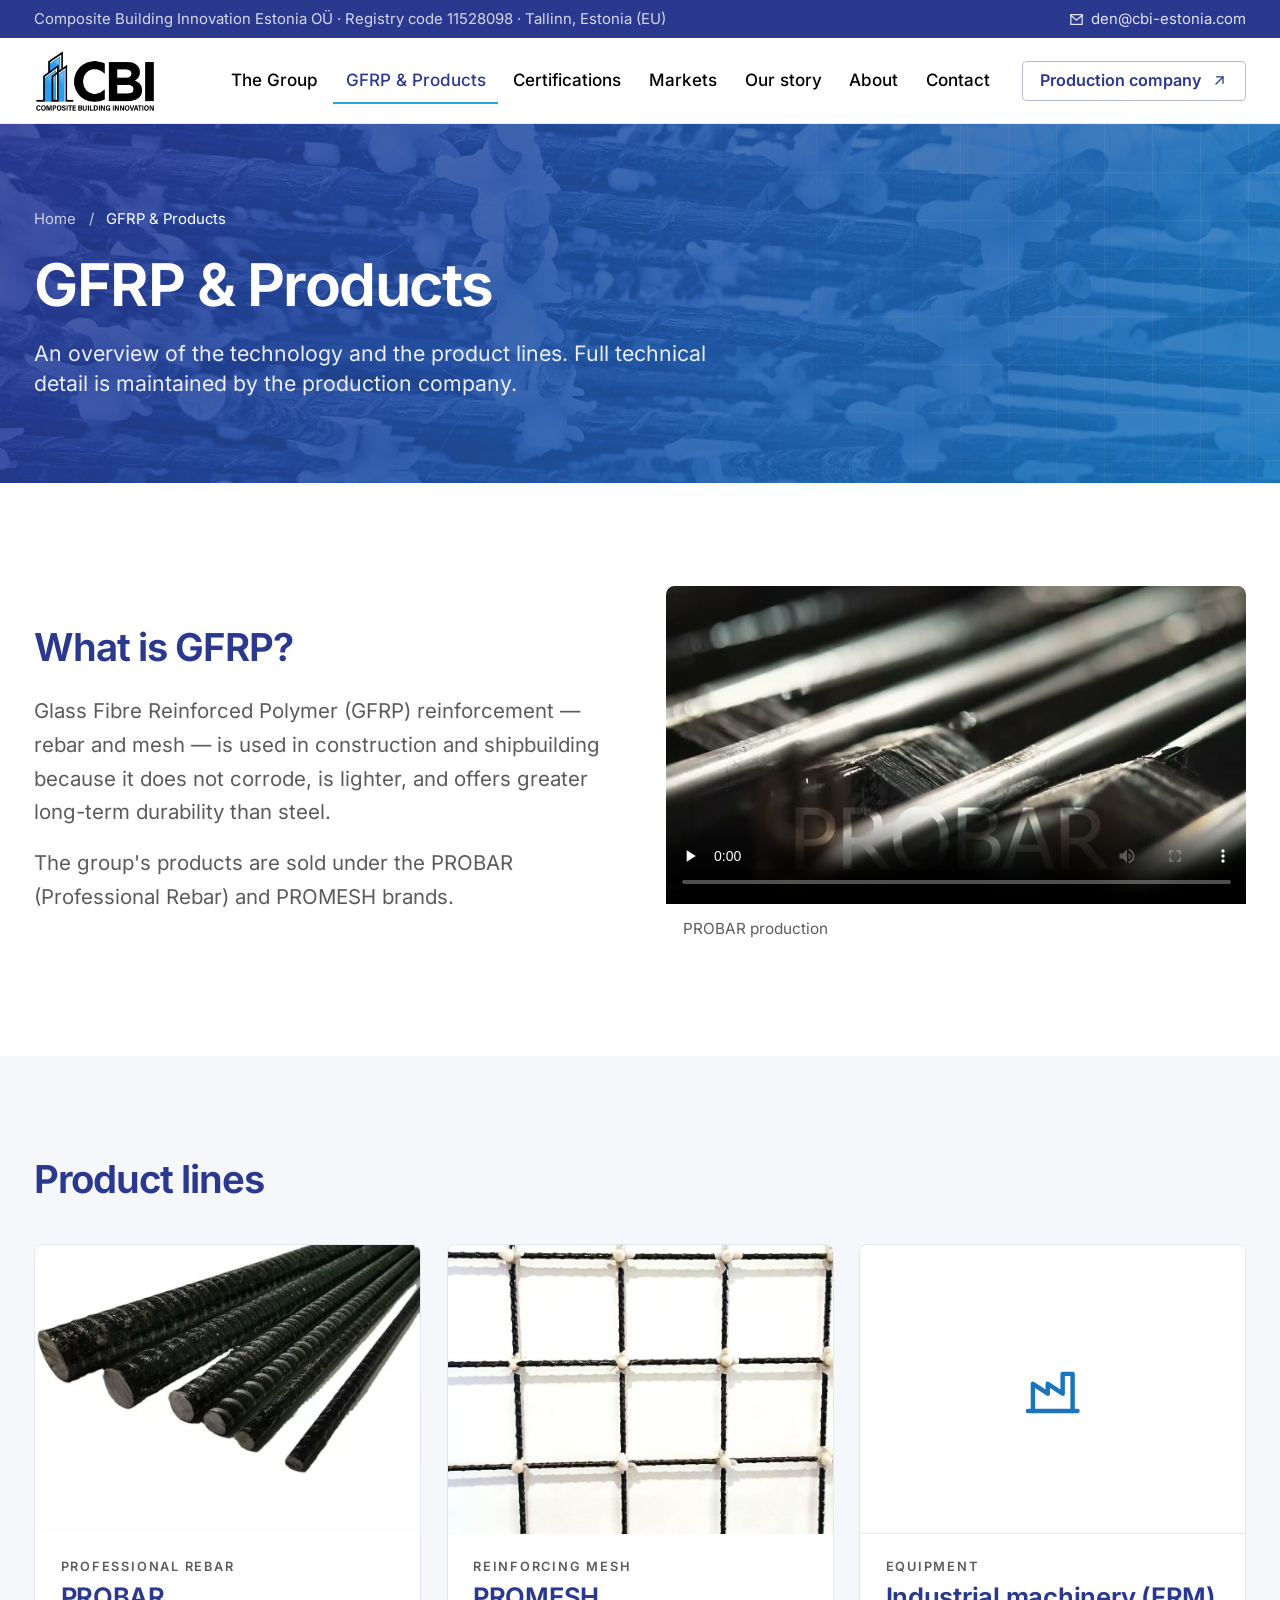
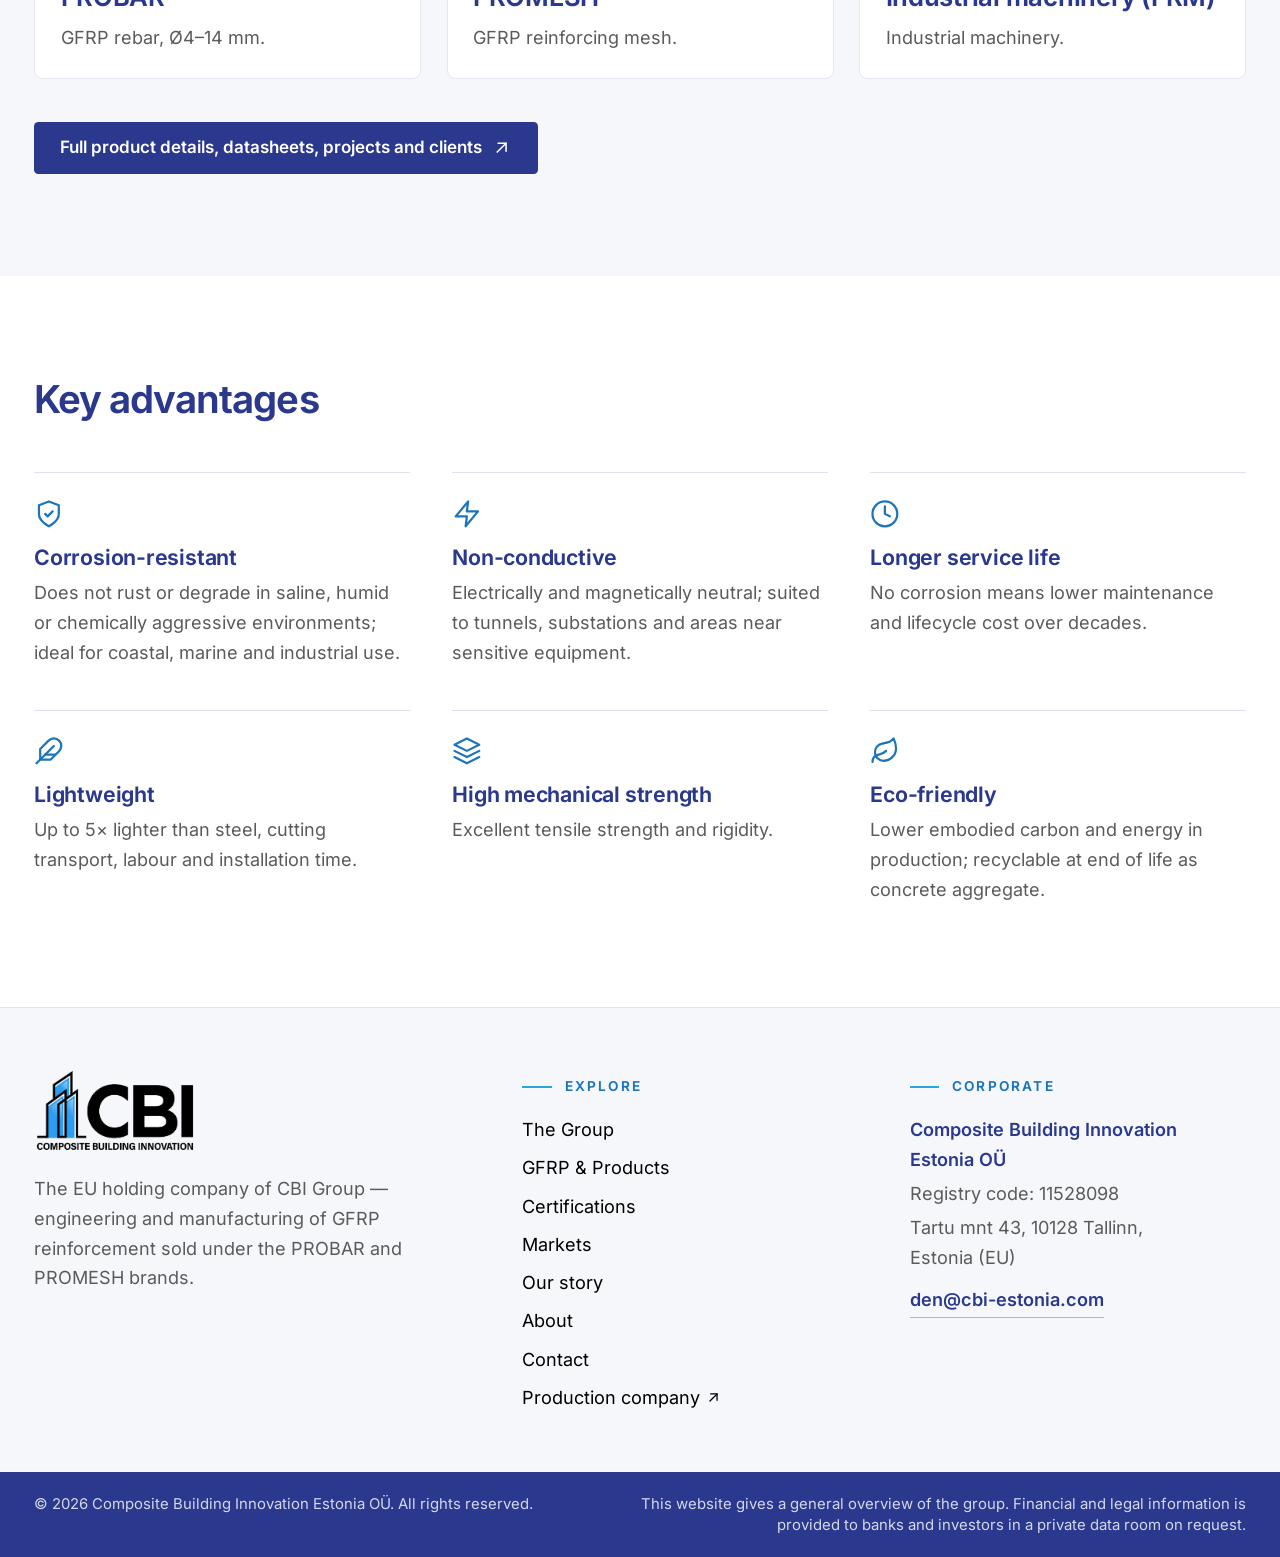
<file: products/index.html>
<!DOCTYPE html><html lang="en"> <head><meta charset="utf-8"><meta name="viewport" content="width=device-width, initial-scale=1"><title>GFRP &amp; Products — CBIE</title><meta name="description" content="Overview of GFRP rebar and mesh sold under the PROBAR and PROMESH brands: non-corrosive, lightweight, durable reinforcement for construction and shipbuilding."><link rel="canonical" href="https://cbi-estonia.com/products/"><link rel="icon" type="image/png" href="/favicon.png"><meta property="og:type" content="website"><meta property="og:site_name" content="Composite Building Innovation Estonia OÜ"><meta property="og:title" content="GFRP &#38; Products — CBIE"><meta property="og:description" content="Overview of GFRP rebar and mesh sold under the PROBAR and PROMESH brands: non-corrosive, lightweight, durable reinforcement for construction and shipbuilding."><meta property="og:url" content="https://cbi-estonia.com/products/"><meta property="og:image" content="https://cbi-estonia.com/og-default.png"><meta name="twitter:card" content="summary"><link rel="sitemap" href="/sitemap-index.xml"><link rel="stylesheet" href="/_astro/about.ML9YIhEE.css"></head> <body> <a href="#main" class="sr-only focus:not-sr-only focus:absolute focus:z-50 focus:bg-white focus:p-3">Skip to content</a> <div class="hidden md:block dark text-sm"> <div class="container-x 2xl:max-w-[88rem] flex items-center justify-between gap-6 py-2 text-white/80"> <p class="!text-sm">Composite Building Innovation Estonia OÜ · Registry code 11528098 · Tallinn, Estonia (EU)</p> <p class="!text-sm flex items-center gap-5"> <a href="mailto:den@cbi-estonia.com" class="!text-white/85 hover:!text-white no-underline inline-flex items-center gap-1.5"><svg xmlns="http://www.w3.org/2000/svg" viewBox="0 0 24 24" fill="none" stroke="currentColor" stroke-width="1.8" stroke-linecap="round" stroke-linejoin="round" class="h-4 w-4" aria-hidden="true"> <path d="M4 5h16v14H4z"></path><path d="M4 6l8 7 8-7"></path> </svg>den@cbi-estonia.com</a> </p> </div> </div> <header class="bg-white/95 backdrop-blur border-b border-blue-dark/10 sticky top-0 z-40"> <div class="container-x 2xl:max-w-[88rem] flex items-center justify-between gap-6 py-2.5"> <a href="/" class="shrink-0" aria-label="Composite Building Innovation Estonia OÜ — home"> <img src="/logos/logo-horizontal-name.png" alt="Composite Building Innovation Estonia OÜ" width="835" height="438" class="h-14 md:h-[3.75rem] w-auto"> </a> <nav aria-label="Main" class="hidden xl:flex items-center gap-0.5 whitespace-nowrap"> <a href="/group/" class="no-underline font-medium text-black hover:text-brand px-3 py-2 border-b-2 border-transparent">The Group</a><a href="/products/" aria-current="page" class="no-underline font-medium text-black hover:text-brand px-3 py-2 border-b-2 border-transparent !text-blue-dark !border-blue-light">GFRP &amp; Products</a><a href="/certifications/" class="no-underline font-medium text-black hover:text-brand px-3 py-2 border-b-2 border-transparent">Certifications</a><a href="/markets/" class="no-underline font-medium text-black hover:text-brand px-3 py-2 border-b-2 border-transparent">Markets</a><a href="/our-story/" class="no-underline font-medium text-black hover:text-brand px-3 py-2 border-b-2 border-transparent">Our story</a><a href="/about/" class="no-underline font-medium text-black hover:text-brand px-3 py-2 border-b-2 border-transparent">About</a><a href="/contact/" class="no-underline font-medium text-black hover:text-brand px-3 py-2 border-b-2 border-transparent">Contact</a> <a href="https://cbi-tunisia.com" title="Production company website — cbi-tunisia.com" class="btn btn-outline btn-sm ml-4" rel="noopener">Production company <svg xmlns="http://www.w3.org/2000/svg" viewBox="0 0 24 24" fill="none" stroke="currentColor" stroke-width="1.8" stroke-linecap="round" stroke-linejoin="round" class="h-4 w-4" aria-hidden="true"> <path d="M7 17L17 7"></path><path d="M8 7h9v9"></path> </svg></a> </nav> <details class="xl:hidden relative"> <summary class="cursor-pointer list-none btn btn-outline btn-sm">Menu</summary> <nav aria-label="Mobile" class="absolute right-0 mt-3 w-80 max-w-[calc(100vw-2.5rem)] bg-white border border-blue-dark/15 rounded-md shadow-xl p-3 flex flex-col"> <a href="/group/" class="no-underline text-black font-medium px-3 py-2.5 rounded hover:bg-blue-light/10">The Group</a><a href="/products/" class="no-underline text-black font-medium px-3 py-2.5 rounded hover:bg-blue-light/10">GFRP &amp; Products</a><a href="/certifications/" class="no-underline text-black font-medium px-3 py-2.5 rounded hover:bg-blue-light/10">Certifications</a><a href="/markets/" class="no-underline text-black font-medium px-3 py-2.5 rounded hover:bg-blue-light/10">Markets</a><a href="/our-story/" class="no-underline text-black font-medium px-3 py-2.5 rounded hover:bg-blue-light/10">Our story</a><a href="/about/" class="no-underline text-black font-medium px-3 py-2.5 rounded hover:bg-blue-light/10">About</a><a href="/contact/" class="no-underline text-black font-medium px-3 py-2.5 rounded hover:bg-blue-light/10">Contact</a> <a href="https://cbi-tunisia.com" title="Production company website — cbi-tunisia.com" class="btn btn-primary justify-center mt-2" rel="noopener">Production company <svg xmlns="http://www.w3.org/2000/svg" viewBox="0 0 24 24" fill="none" stroke="currentColor" stroke-width="1.8" stroke-linecap="round" stroke-linejoin="round" class="h-4 w-4" aria-hidden="true"> <path d="M7 17L17 7"></path><path d="M8 7h9v9"></path> </svg></a> </nav> </details> </div> </header> <main id="main"> <section class="page-hero"> <img src="/images/hero/mesh-spacers.jpg" alt="" width="1600" height="1000"> <div class="container-x py-14 md:py-20"> <nav aria-label="Breadcrumb" class="text-sm text-white/75"> <a href="/" class="!text-white/75 hover:!text-white no-underline">Home</a> <span aria-hidden="true" class="mx-2">/</span> <span aria-current="page" class="text-white">GFRP &amp; Products</span> </nav> <h1 class="mt-5 max-w-3xl">GFRP &amp; Products</h1> <p class="mt-5 max-w-2xl text-xl text-white/90">An overview of the technology and the product lines. Full technical detail is maintained by the production company.</p> </div> </section> <section class="section"> <div class="container-x grid gap-12 lg:grid-cols-2 items-center"> <div> <h2>What is GFRP?</h2> <p class="mt-6 lead">Glass Fibre Reinforced Polymer (GFRP) reinforcement — rebar and mesh — is used in construction and shipbuilding because it does not corrode, is lighter, and offers greater long-term durability than steel.</p> <p class="mt-4 lead">The group&#39;s products are sold under the PROBAR (Professional Rebar) and PROMESH brands.</p> </div> <figure class="photo"> <video controls preload="none" playsinline poster="/media/probar-production.jpg" width="848" height="464" class="aspect-[848/464] bg-black"> <source src="/media/probar-production.mp4" type="video/mp4"> </video> <figcaption>PROBAR production</figcaption> </figure> </div> </section> <section class="section tint"> <div class="container-x"> <h2>Product lines</h2> <div class="mt-10 grid gap-6 md:grid-cols-3"> <div class="card !p-0 overflow-hidden flex flex-col"> <img src="/images/probar.jpg" alt="PROBAR GFRP rebar bars" width="900" height="900" loading="lazy" class="aspect-[4/3] w-full object-cover bg-white"> <div class="p-6"> <p class="text-xs font-semibold uppercase tracking-[.14em] text-grey">Professional Rebar</p> <h3 class="mt-1 !text-2xl">PROBAR</h3> <p class="mt-2 text-grey">GFRP rebar, Ø4–14 mm.</p> </div> </div><div class="card !p-0 overflow-hidden flex flex-col"> <img src="/images/promesh.jpg" alt="PROMESH GFRP reinforcing mesh" width="900" height="900" loading="lazy" class="aspect-[4/3] w-full object-cover bg-white"> <div class="p-6"> <p class="text-xs font-semibold uppercase tracking-[.14em] text-grey">Reinforcing mesh</p> <h3 class="mt-1 !text-2xl">PROMESH</h3> <p class="mt-2 text-grey">GFRP reinforcing mesh.</p> </div> </div><div class="card !p-0 overflow-hidden flex flex-col"> <div class="aspect-[4/3] flex items-center justify-center bg-white border-b border-blue-dark/10"><svg xmlns="http://www.w3.org/2000/svg" viewBox="0 0 24 24" fill="none" stroke="currentColor" stroke-width="1.8" stroke-linecap="round" stroke-linejoin="round" class="h-14 w-14 icon-plain" aria-hidden="true"> <path d="M2 21h20"></path><path d="M4 21V10l6 4V10l6 4V6h4v15"></path> </svg></div> <div class="p-6"> <p class="text-xs font-semibold uppercase tracking-[.14em] text-grey">Equipment</p> <h3 class="mt-1 !text-2xl">Industrial machinery (FRM)</h3> <p class="mt-2 text-grey">Industrial machinery.</p> </div> </div> </div> <p class="mt-10"><a class="btn btn-primary" href="https://cbi-tunisia.com" title="Production company website — cbi-tunisia.com" rel="noopener">Full product details, datasheets, projects and clients <svg xmlns="http://www.w3.org/2000/svg" viewBox="0 0 24 24" fill="none" stroke="currentColor" stroke-width="1.8" stroke-linecap="round" stroke-linejoin="round" class="h-5 w-5" aria-hidden="true"> <path d="M7 17L17 7"></path><path d="M8 7h9v9"></path> </svg></a></p> </div> </section> <section class="section"> <div class="container-x"> <h2>Key advantages</h2> <div class="mt-12 grid gap-x-10 gap-y-10 md:grid-cols-2 lg:grid-cols-3"> <div class="border-t border-blue-dark/15 pt-6"> <svg xmlns="http://www.w3.org/2000/svg" viewBox="0 0 24 24" fill="none" stroke="currentColor" stroke-width="1.8" stroke-linecap="round" stroke-linejoin="round" class="h-7 w-7 icon-plain" aria-hidden="true"> <path d="M12 22s8-4 8-10V5l-8-3-8 3v7c0 6 8 10 8 10z"></path><path d="M9 12l2 2 4-4"></path> </svg> <h3 class="mt-4">Corrosion-resistant</h3> <p class="mt-2 text-grey">Does not rust or degrade in saline, humid or chemically aggressive environments; ideal for coastal, marine and industrial use.</p> </div><div class="border-t border-blue-dark/15 pt-6"> <svg xmlns="http://www.w3.org/2000/svg" viewBox="0 0 24 24" fill="none" stroke="currentColor" stroke-width="1.8" stroke-linecap="round" stroke-linejoin="round" class="h-7 w-7 icon-plain" aria-hidden="true"> <path d="M13 2L3 14h9l-1 8 10-12h-9l1-8z"></path> </svg> <h3 class="mt-4">Non-conductive</h3> <p class="mt-2 text-grey">Electrically and magnetically neutral; suited to tunnels, substations and areas near sensitive equipment.</p> </div><div class="border-t border-blue-dark/15 pt-6"> <svg xmlns="http://www.w3.org/2000/svg" viewBox="0 0 24 24" fill="none" stroke="currentColor" stroke-width="1.8" stroke-linecap="round" stroke-linejoin="round" class="h-7 w-7 icon-plain" aria-hidden="true"> <path d="M12 6v6l4 2"></path><path d="M12 22a10 10 0 1 0 0-20 10 10 0 0 0 0 20z"></path> </svg> <h3 class="mt-4">Longer service life</h3> <p class="mt-2 text-grey">No corrosion means lower maintenance and lifecycle cost over decades.</p> </div><div class="border-t border-blue-dark/15 pt-6"> <svg xmlns="http://www.w3.org/2000/svg" viewBox="0 0 24 24" fill="none" stroke="currentColor" stroke-width="1.8" stroke-linecap="round" stroke-linejoin="round" class="h-7 w-7 icon-plain" aria-hidden="true"> <path d="M20.24 12.24a6 6 0 0 0-8.49-8.49L5 10.5V19h8.5z"></path><path d="M16 8L2 22"></path><path d="M17.5 15H9"></path> </svg> <h3 class="mt-4">Lightweight</h3> <p class="mt-2 text-grey">Up to 5× lighter than steel, cutting transport, labour and installation time.</p> </div><div class="border-t border-blue-dark/15 pt-6"> <svg xmlns="http://www.w3.org/2000/svg" viewBox="0 0 24 24" fill="none" stroke="currentColor" stroke-width="1.8" stroke-linecap="round" stroke-linejoin="round" class="h-7 w-7 icon-plain" aria-hidden="true"> <path d="M12 2l10 5-10 5L2 7z"></path><path d="M2 17l10 5 10-5"></path><path d="M2 12l10 5 10-5"></path> </svg> <h3 class="mt-4">High mechanical strength</h3> <p class="mt-2 text-grey">Excellent tensile strength and rigidity.</p> </div><div class="border-t border-blue-dark/15 pt-6"> <svg xmlns="http://www.w3.org/2000/svg" viewBox="0 0 24 24" fill="none" stroke="currentColor" stroke-width="1.8" stroke-linecap="round" stroke-linejoin="round" class="h-7 w-7 icon-plain" aria-hidden="true"> <path d="M11 20A7 7 0 0 1 9.8 6.1C15.5 5 17 4.48 19 2c1 2 2 4.18 2 8 0 5.5-4.78 10-10 10z"></path><path d="M2 21c0-3 1.85-5.36 5.08-6C9.5 14.52 12 13 13 12"></path> </svg> <h3 class="mt-4">Eco-friendly</h3> <p class="mt-2 text-grey">Lower embodied carbon and energy in production; recyclable at end of life as concrete aggregate.</p> </div> </div> </div> </section> </main> <footer class="tint border-t border-blue-dark/10"> <div class="container-x py-14 grid gap-12 md:grid-cols-[1.3fr_1fr_1fr]"> <div> <img src="/logos/logo-horizontal-name.png" alt="Composite Building Innovation Estonia OÜ" width="835" height="438" class="h-20 w-auto" loading="lazy"> <p class="mt-5 text-grey max-w-sm">The EU holding company of CBI Group — engineering and manufacturing of GFRP reinforcement sold under the PROBAR and PROMESH brands.</p> </div> <div> <p class="eyebrow">Explore</p> <ul class="mt-4 space-y-2"> <li><a href="/group/" class="text-black no-underline hover:text-brand">The Group</a></li><li><a href="/products/" class="text-black no-underline hover:text-brand">GFRP &amp; Products</a></li><li><a href="/certifications/" class="text-black no-underline hover:text-brand">Certifications</a></li><li><a href="/markets/" class="text-black no-underline hover:text-brand">Markets</a></li><li><a href="/our-story/" class="text-black no-underline hover:text-brand">Our story</a></li><li><a href="/about/" class="text-black no-underline hover:text-brand">About</a></li><li><a href="/contact/" class="text-black no-underline hover:text-brand">Contact</a></li> <li><a href="https://cbi-tunisia.com" title="Production company website — cbi-tunisia.com" class="text-black no-underline hover:text-brand inline-flex items-center gap-1" rel="noopener">Production company <svg xmlns="http://www.w3.org/2000/svg" viewBox="0 0 24 24" fill="none" stroke="currentColor" stroke-width="1.8" stroke-linecap="round" stroke-linejoin="round" class="h-4 w-4" aria-hidden="true"> <path d="M7 17L17 7"></path><path d="M8 7h9v9"></path> </svg></a></li> </ul> </div> <div> <p class="eyebrow">Corporate</p> <p class="mt-4 font-semibold text-blue-dark">Composite Building Innovation Estonia OÜ</p> <p class="mt-1 text-grey">Registry code: 11528098</p> <p class="mt-1 text-grey">Tartu mnt 43, 10128 Tallinn, Estonia (EU)</p> <p class="mt-3"><a href="mailto:den@cbi-estonia.com" class="link-arrow">den@cbi-estonia.com</a></p> </div> </div> <div class="dark"> <div class="container-x py-5 text-sm text-white/80 flex flex-col gap-1 md:flex-row md:justify-between md:gap-10"> <p class="!text-sm shrink-0">© 2026 Composite Building Innovation Estonia OÜ. All rights reserved.</p> <p class="!text-sm md:text-right max-w-2xl">This website gives a general overview of the group. Financial and legal information is provided to banks and investors in a private data room on request.</p> </div> </div> </footer> </body></html>
</file>
<file: _astro/about.ML9YIhEE.css>
/*! tailwindcss v4.1.18 | MIT License | https://tailwindcss.com */@layer properties{@supports (((-webkit-hyphens:none)) and (not (margin-trim:inline))) or ((-moz-orient:inline) and (not (color:rgb(from red r g b)))){*,:before,:after,::backdrop{--tw-space-y-reverse:0;--tw-border-style:solid;--tw-leading:initial;--tw-font-weight:initial;--tw-tracking:initial;--tw-ordinal:initial;--tw-slashed-zero:initial;--tw-numeric-figure:initial;--tw-numeric-spacing:initial;--tw-numeric-fraction:initial;--tw-shadow:0 0 #0000;--tw-shadow-color:initial;--tw-shadow-alpha:100%;--tw-inset-shadow:0 0 #0000;--tw-inset-shadow-color:initial;--tw-inset-shadow-alpha:100%;--tw-ring-color:initial;--tw-ring-shadow:0 0 #0000;--tw-inset-ring-color:initial;--tw-inset-ring-shadow:0 0 #0000;--tw-ring-inset:initial;--tw-ring-offset-width:0px;--tw-ring-offset-color:#fff;--tw-ring-offset-shadow:0 0 #0000;--tw-backdrop-blur:initial;--tw-backdrop-brightness:initial;--tw-backdrop-contrast:initial;--tw-backdrop-grayscale:initial;--tw-backdrop-hue-rotate:initial;--tw-backdrop-invert:initial;--tw-backdrop-opacity:initial;--tw-backdrop-saturate:initial;--tw-backdrop-sepia:initial}}}@layer theme{:root,:host{--font-sans:"Inter Variable",ui-sans-serif,system-ui,-apple-system,"Segoe UI",Roboto,Arial,sans-serif;--font-mono:ui-monospace,SFMono-Regular,Menlo,Monaco,Consolas,"Liberation Mono","Courier New",monospace;--color-black:#000;--color-white:#fff;--spacing:.25rem;--container-sm:24rem;--container-xl:36rem;--container-2xl:42rem;--container-3xl:48rem;--container-5xl:64rem;--text-xs:.75rem;--text-xs--line-height:calc(1/.75);--text-sm:.875rem;--text-sm--line-height:calc(1.25/.875);--text-base:1rem;--text-base--line-height: 1.5 ;--text-lg:1.125rem;--text-lg--line-height:calc(1.75/1.125);--text-xl:1.25rem;--text-xl--line-height:calc(1.75/1.25);--text-2xl:1.5rem;--text-2xl--line-height:calc(2/1.5);--text-3xl:1.875rem;--text-3xl--line-height: 1.2 ;--font-weight-medium:500;--font-weight-semibold:600;--tracking-tight:-.025em;--leading-tight:1.25;--leading-snug:1.375;--radius-md:.375rem;--default-font-family:var(--font-sans);--default-mono-font-family:var(--font-mono);--color-blue-light:#26a8df;--color-brand:#1c75ba;--color-blue-dark:#2a388e;--color-grey:#5b5b5b}}@layer base{*,:after,:before,::backdrop{box-sizing:border-box;border:0 solid;margin:0;padding:0}::file-selector-button{box-sizing:border-box;border:0 solid;margin:0;padding:0}html,:host{-webkit-text-size-adjust:100%;tab-size:4;line-height:1.5;font-family:var(--default-font-family,ui-sans-serif,system-ui,sans-serif,"Apple Color Emoji","Segoe UI Emoji","Segoe UI Symbol","Noto Color Emoji");font-feature-settings:var(--default-font-feature-settings,normal);font-variation-settings:var(--default-font-variation-settings,normal);-webkit-tap-highlight-color:transparent}hr{height:0;color:inherit;border-top-width:1px}abbr:where([title]){-webkit-text-decoration:underline dotted;text-decoration:underline dotted}h1,h2,h3,h4,h5,h6{font-size:inherit;font-weight:inherit}a{color:inherit;-webkit-text-decoration:inherit;text-decoration:inherit}b,strong{font-weight:bolder}code,kbd,samp,pre{font-family:var(--default-mono-font-family,ui-monospace,SFMono-Regular,Menlo,Monaco,Consolas,"Liberation Mono","Courier New",monospace);font-feature-settings:var(--default-mono-font-feature-settings,normal);font-variation-settings:var(--default-mono-font-variation-settings,normal);font-size:1em}small{font-size:80%}sub,sup{vertical-align:baseline;font-size:75%;line-height:0;position:relative}sub{bottom:-.25em}sup{top:-.5em}table{text-indent:0;border-color:inherit;border-collapse:collapse}:-moz-focusring{outline:auto}progress{vertical-align:baseline}summary{display:list-item}ol,ul,menu{list-style:none}img,svg,video,canvas,audio,iframe,embed,object{vertical-align:middle;display:block}img,video{max-width:100%;height:auto}button,input,select,optgroup,textarea{font:inherit;font-feature-settings:inherit;font-variation-settings:inherit;letter-spacing:inherit;color:inherit;opacity:1;background-color:#0000;border-radius:0}::file-selector-button{font:inherit;font-feature-settings:inherit;font-variation-settings:inherit;letter-spacing:inherit;color:inherit;opacity:1;background-color:#0000;border-radius:0}:where(select:is([multiple],[size])) optgroup{font-weight:bolder}:where(select:is([multiple],[size])) optgroup option{padding-inline-start:20px}::file-selector-button{margin-inline-end:4px}::placeholder{opacity:1}@supports (not ((-webkit-appearance:-apple-pay-button))) or (contain-intrinsic-size:1px){::placeholder{color:currentColor}@supports (color:color-mix(in lab,red,red)){::placeholder{color:color-mix(in oklab,currentcolor 50%,transparent)}}}textarea{resize:vertical}::-webkit-search-decoration{-webkit-appearance:none}::-webkit-date-and-time-value{min-height:1lh;text-align:inherit}::-webkit-datetime-edit{display:inline-flex}::-webkit-datetime-edit-fields-wrapper{padding:0}::-webkit-datetime-edit{padding-block:0}::-webkit-datetime-edit-year-field{padding-block:0}::-webkit-datetime-edit-month-field{padding-block:0}::-webkit-datetime-edit-day-field{padding-block:0}::-webkit-datetime-edit-hour-field{padding-block:0}::-webkit-datetime-edit-minute-field{padding-block:0}::-webkit-datetime-edit-second-field{padding-block:0}::-webkit-datetime-edit-millisecond-field{padding-block:0}::-webkit-datetime-edit-meridiem-field{padding-block:0}::-webkit-calendar-picker-indicator{line-height:1}:-moz-ui-invalid{box-shadow:none}button,input:where([type=button],[type=reset],[type=submit]){appearance:button}::file-selector-button{appearance:button}::-webkit-inner-spin-button{height:auto}::-webkit-outer-spin-button{height:auto}[hidden]:where(:not([hidden=until-found])){display:none!important}html{scroll-behavior:smooth;font-size:106.25%}body{font-family:var(--font-sans);color:#000;-webkit-font-smoothing:antialiased;font-feature-settings:"cv11","ss01";background:#fff;line-height:1.65}h1,h2,h3{color:var(--color-blue-dark);letter-spacing:-.025em;text-wrap:balance;font-weight:650;line-height:1.12}h1{font-size:clamp(2.3rem,4.6vw,3.6rem)}h2{font-size:clamp(1.75rem,3vw,2.45rem)}h3{letter-spacing:-.01em;font-size:1.25rem}p,li,dd{font-size:1.0625rem}p{text-wrap:pretty}a{color:var(--color-brand)}a:hover{color:var(--color-blue-dark)}:focus-visible{outline:3px solid var(--color-blue-light);outline-offset:3px}@media(prefers-reduced-motion:reduce){*{scroll-behavior:auto!important;transition:none!important;animation:none!important}}}@layer components;@layer utilities{.sr-only{clip-path:inset(50%);white-space:nowrap;border-width:0;width:1px;height:1px;margin:-1px;padding:0;position:absolute;overflow:hidden}.absolute{position:absolute}.relative{position:relative}.static{position:static}.sticky{position:sticky}.top-0{top:calc(var(--spacing)*0)}.right-0{right:calc(var(--spacing)*0)}.z-40{z-index:40}.mx-2{margin-inline:calc(var(--spacing)*2)}.mt-0\.5{margin-top:calc(var(--spacing)*.5)}.mt-1{margin-top:calc(var(--spacing)*1)}.mt-2{margin-top:calc(var(--spacing)*2)}.mt-3{margin-top:calc(var(--spacing)*3)}.mt-4{margin-top:calc(var(--spacing)*4)}.mt-5{margin-top:calc(var(--spacing)*5)}.mt-6{margin-top:calc(var(--spacing)*6)}.mt-8{margin-top:calc(var(--spacing)*8)}.mt-10{margin-top:calc(var(--spacing)*10)}.mt-12{margin-top:calc(var(--spacing)*12)}.mt-14{margin-top:calc(var(--spacing)*14)}.mt-auto{margin-top:auto}.ml-4{margin-left:calc(var(--spacing)*4)}.block{display:block}.flex{display:flex}.grid{display:grid}.hidden{display:none}.inline{display:inline}.inline-flex{display:inline-flex}.aspect-\[4\/3\]{aspect-ratio:4/3}.aspect-\[848\/464\]{aspect-ratio:848/464}.h-4{height:calc(var(--spacing)*4)}.h-5{height:calc(var(--spacing)*5)}.h-6{height:calc(var(--spacing)*6)}.h-7{height:calc(var(--spacing)*7)}.h-8{height:calc(var(--spacing)*8)}.h-14{height:calc(var(--spacing)*14)}.h-20{height:calc(var(--spacing)*20)}.h-28{height:calc(var(--spacing)*28)}.h-full{height:100%}.min-h-\[1\.5em\]{min-height:1.5em}.\!w-full{width:100%!important}.w-4{width:calc(var(--spacing)*4)}.w-5{width:calc(var(--spacing)*5)}.w-6{width:calc(var(--spacing)*6)}.w-7{width:calc(var(--spacing)*7)}.w-8{width:calc(var(--spacing)*8)}.w-14{width:calc(var(--spacing)*14)}.w-80{width:calc(var(--spacing)*80)}.w-auto{width:auto}.w-full{width:100%}.\!max-w-xl{max-width:var(--container-xl)!important}.max-w-2xl{max-width:var(--container-2xl)}.max-w-3xl{max-width:var(--container-3xl)}.max-w-5xl{max-width:var(--container-5xl)}.max-w-\[10rem\]{max-width:10rem}.max-w-\[calc\(100vw-2\.5rem\)\]{max-width:calc(100vw - 2.5rem)}.max-w-sm{max-width:var(--container-sm)}.min-w-0{min-width:calc(var(--spacing)*0)}.shrink-0{flex-shrink:0}.cursor-pointer{cursor:pointer}.list-none{list-style-type:none}.grid-cols-2{grid-template-columns:repeat(2,minmax(0,1fr))}.flex-col{flex-direction:column}.flex-wrap{flex-wrap:wrap}.items-center{align-items:center}.items-end{align-items:flex-end}.items-start{align-items:flex-start}.justify-between{justify-content:space-between}.justify-center{justify-content:center}.gap-0\.5{gap:calc(var(--spacing)*.5)}.gap-1{gap:calc(var(--spacing)*1)}.gap-1\.5{gap:calc(var(--spacing)*1.5)}.gap-2{gap:calc(var(--spacing)*2)}.gap-3{gap:calc(var(--spacing)*3)}.gap-4{gap:calc(var(--spacing)*4)}.gap-5{gap:calc(var(--spacing)*5)}.gap-6{gap:calc(var(--spacing)*6)}.gap-8{gap:calc(var(--spacing)*8)}.gap-12{gap:calc(var(--spacing)*12)}.gap-14{gap:calc(var(--spacing)*14)}:where(.space-y-2>:not(:last-child)){--tw-space-y-reverse:0;margin-block-start:calc(calc(var(--spacing)*2)*var(--tw-space-y-reverse));margin-block-end:calc(calc(var(--spacing)*2)*calc(1 - var(--tw-space-y-reverse)))}:where(.space-y-2\.5>:not(:last-child)){--tw-space-y-reverse:0;margin-block-start:calc(calc(var(--spacing)*2.5)*var(--tw-space-y-reverse));margin-block-end:calc(calc(var(--spacing)*2.5)*calc(1 - var(--tw-space-y-reverse)))}.gap-x-8{column-gap:calc(var(--spacing)*8)}.gap-x-10{column-gap:calc(var(--spacing)*10)}.gap-y-4{row-gap:calc(var(--spacing)*4)}.gap-y-10{row-gap:calc(var(--spacing)*10)}.self-end{align-self:flex-end}.self-start{align-self:flex-start}.overflow-hidden{overflow:hidden}.rounded{border-radius:.25rem}.rounded-md{border-radius:var(--radius-md)}.border{border-style:var(--tw-border-style);border-width:1px}.border-t{border-top-style:var(--tw-border-style);border-top-width:1px}.border-b{border-bottom-style:var(--tw-border-style);border-bottom-width:1px}.border-b-2{border-bottom-style:var(--tw-border-style);border-bottom-width:2px}.\!border-blue-light{border-color:var(--color-blue-light)!important}.border-blue-dark\/10{border-color:#2a388e1a}@supports (color:color-mix(in lab,red,red)){.border-blue-dark\/10{border-color:color-mix(in oklab,var(--color-blue-dark)10%,transparent)}}.border-blue-dark\/15{border-color:#2a388e26}@supports (color:color-mix(in lab,red,red)){.border-blue-dark\/15{border-color:color-mix(in oklab,var(--color-blue-dark)15%,transparent)}}.border-transparent{border-color:#0000}.bg-black{background-color:var(--color-black)}.bg-white{background-color:var(--color-white)}.bg-white\/95{background-color:#fffffff2}@supports (color:color-mix(in lab,red,red)){.bg-white\/95{background-color:color-mix(in oklab,var(--color-white)95%,transparent)}}.object-cover{object-fit:cover}.\!p-0{padding:calc(var(--spacing)*0)!important}.p-3{padding:calc(var(--spacing)*3)}.p-6{padding:calc(var(--spacing)*6)}.p-7{padding:calc(var(--spacing)*7)}.px-3{padding-inline:calc(var(--spacing)*3)}.px-7{padding-inline:calc(var(--spacing)*7)}.py-2{padding-block:calc(var(--spacing)*2)}.py-2\.5{padding-block:calc(var(--spacing)*2.5)}.py-4{padding-block:calc(var(--spacing)*4)}.py-5{padding-block:calc(var(--spacing)*5)}.py-6{padding-block:calc(var(--spacing)*6)}.py-7{padding-block:calc(var(--spacing)*7)}.py-14{padding-block:calc(var(--spacing)*14)}.py-16{padding-block:calc(var(--spacing)*16)}.pt-1{padding-top:calc(var(--spacing)*1)}.pt-6{padding-top:calc(var(--spacing)*6)}.pb-4{padding-bottom:calc(var(--spacing)*4)}.pb-8{padding-bottom:calc(var(--spacing)*8)}.text-center{text-align:center}.text-left{text-align:left}.\!text-2xl{font-size:var(--text-2xl)!important;line-height:var(--tw-leading,var(--text-2xl--line-height))!important}.\!text-3xl{font-size:var(--text-3xl)!important;line-height:var(--tw-leading,var(--text-3xl--line-height))!important}.\!text-base{font-size:var(--text-base)!important;line-height:var(--tw-leading,var(--text-base--line-height))!important}.\!text-sm{font-size:var(--text-sm)!important;line-height:var(--tw-leading,var(--text-sm--line-height))!important}.\!text-xl{font-size:var(--text-xl)!important;line-height:var(--tw-leading,var(--text-xl--line-height))!important}.text-2xl{font-size:var(--text-2xl);line-height:var(--tw-leading,var(--text-2xl--line-height))}.text-lg{font-size:var(--text-lg);line-height:var(--tw-leading,var(--text-lg--line-height))}.text-sm{font-size:var(--text-sm);line-height:var(--tw-leading,var(--text-sm--line-height))}.text-xl{font-size:var(--text-xl);line-height:var(--tw-leading,var(--text-xl--line-height))}.text-xs{font-size:var(--text-xs);line-height:var(--tw-leading,var(--text-xs--line-height))}.leading-snug{--tw-leading:var(--leading-snug);line-height:var(--leading-snug)}.leading-tight{--tw-leading:var(--leading-tight);line-height:var(--leading-tight)}.font-medium{--tw-font-weight:var(--font-weight-medium);font-weight:var(--font-weight-medium)}.font-semibold{--tw-font-weight:var(--font-weight-semibold);font-weight:var(--font-weight-semibold)}.tracking-\[\.12em\]{--tw-tracking:.12em;letter-spacing:.12em}.tracking-\[\.14em\]{--tw-tracking:.14em;letter-spacing:.14em}.tracking-tight{--tw-tracking:var(--tracking-tight);letter-spacing:var(--tracking-tight)}.whitespace-nowrap{white-space:nowrap}.\!text-blue-dark{color:var(--color-blue-dark)!important}.\!text-white{color:var(--color-white)!important}.\!text-white\/75{color:#ffffffbf!important}@supports (color:color-mix(in lab,red,red)){.\!text-white\/75{color:color-mix(in oklab,var(--color-white)75%,transparent)!important}}.\!text-white\/85{color:#ffffffd9!important}@supports (color:color-mix(in lab,red,red)){.\!text-white\/85{color:color-mix(in oklab,var(--color-white)85%,transparent)!important}}.text-black{color:var(--color-black)}.text-blue-dark{color:var(--color-blue-dark)}.text-brand{color:var(--color-brand)}.text-grey{color:var(--color-grey)}.text-white{color:var(--color-white)}.text-white\/75{color:#ffffffbf}@supports (color:color-mix(in lab,red,red)){.text-white\/75{color:color-mix(in oklab,var(--color-white)75%,transparent)}}.text-white\/80{color:#fffc}@supports (color:color-mix(in lab,red,red)){.text-white\/80{color:color-mix(in oklab,var(--color-white)80%,transparent)}}.text-white\/90{color:#ffffffe6}@supports (color:color-mix(in lab,red,red)){.text-white\/90{color:color-mix(in oklab,var(--color-white)90%,transparent)}}.uppercase{text-transform:uppercase}.tabular-nums{--tw-numeric-spacing:tabular-nums;font-variant-numeric:var(--tw-ordinal,)var(--tw-slashed-zero,)var(--tw-numeric-figure,)var(--tw-numeric-spacing,)var(--tw-numeric-fraction,)}.no-underline{text-decoration-line:none}.shadow-xl{--tw-shadow:0 20px 25px -5px var(--tw-shadow-color,#0000001a),0 8px 10px -6px var(--tw-shadow-color,#0000001a);box-shadow:var(--tw-inset-shadow),var(--tw-inset-ring-shadow),var(--tw-ring-offset-shadow),var(--tw-ring-shadow),var(--tw-shadow)}.backdrop-blur{--tw-backdrop-blur:blur(8px);-webkit-backdrop-filter:var(--tw-backdrop-blur,)var(--tw-backdrop-brightness,)var(--tw-backdrop-contrast,)var(--tw-backdrop-grayscale,)var(--tw-backdrop-hue-rotate,)var(--tw-backdrop-invert,)var(--tw-backdrop-opacity,)var(--tw-backdrop-saturate,)var(--tw-backdrop-sepia,);backdrop-filter:var(--tw-backdrop-blur,)var(--tw-backdrop-brightness,)var(--tw-backdrop-contrast,)var(--tw-backdrop-grayscale,)var(--tw-backdrop-hue-rotate,)var(--tw-backdrop-invert,)var(--tw-backdrop-opacity,)var(--tw-backdrop-saturate,)var(--tw-backdrop-sepia,)}@media(hover:hover){.hover\:bg-blue-light\/10:hover{background-color:#26a8df1a}@supports (color:color-mix(in lab,red,red)){.hover\:bg-blue-light\/10:hover{background-color:color-mix(in oklab,var(--color-blue-light)10%,transparent)}}.hover\:\!text-white:hover{color:var(--color-white)!important}.hover\:text-brand:hover{color:var(--color-brand)}}.focus\:not-sr-only:focus{clip-path:none;white-space:normal;width:auto;height:auto;margin:0;padding:0;position:static;overflow:visible}.focus\:absolute:focus{position:absolute}.focus\:z-50:focus{z-index:50}.focus\:bg-white:focus{background-color:var(--color-white)}.focus\:p-3:focus{padding:calc(var(--spacing)*3)}@media(min-width:40rem){.sm\:aspect-auto{aspect-ratio:auto}.sm\:grid-cols-3{grid-template-columns:repeat(3,minmax(0,1fr))}.sm\:grid-cols-\[1fr_1\.1fr\]{grid-template-columns:1fr 1.1fr}.sm\:grid-cols-\[12rem_1fr\]{grid-template-columns:12rem 1fr}.sm\:flex-row{flex-direction:row}.sm\:gap-6{gap:calc(var(--spacing)*6)}.sm\:pt-1\.5{padding-top:calc(var(--spacing)*1.5)}}@media(min-width:48rem){.md\:block{display:block}.md\:h-\[3\.75rem\]{height:3.75rem}.md\:grid-cols-2{grid-template-columns:repeat(2,minmax(0,1fr))}.md\:grid-cols-3{grid-template-columns:repeat(3,minmax(0,1fr))}.md\:grid-cols-\[1\.3fr_1fr_1fr\]{grid-template-columns:1.3fr 1fr 1fr}.md\:grid-cols-\[1\.5fr_1fr\]{grid-template-columns:1.5fr 1fr}.md\:grid-cols-\[9rem_1fr\]{grid-template-columns:9rem 1fr}.md\:grid-cols-\[16rem_12rem_1fr\]{grid-template-columns:16rem 12rem 1fr}.md\:flex-row{flex-direction:row}.md\:items-center{align-items:center}.md\:justify-between{justify-content:space-between}.md\:justify-end{justify-content:flex-end}.md\:gap-10{gap:calc(var(--spacing)*10)}.md\:gap-16{gap:calc(var(--spacing)*16)}.md\:py-20{padding-block:calc(var(--spacing)*20)}.md\:pt-1{padding-top:calc(var(--spacing)*1)}.md\:text-right{text-align:right}.md\:text-2xl{font-size:var(--text-2xl);line-height:var(--tw-leading,var(--text-2xl--line-height))}.md\:text-3xl{font-size:var(--text-3xl);line-height:var(--tw-leading,var(--text-3xl--line-height))}}@media(min-width:64rem){.lg\:grid-cols-2{grid-template-columns:repeat(2,minmax(0,1fr))}.lg\:grid-cols-3{grid-template-columns:repeat(3,minmax(0,1fr))}.lg\:grid-cols-5{grid-template-columns:repeat(5,minmax(0,1fr))}.lg\:grid-cols-\[1fr_1\.4fr\]{grid-template-columns:1fr 1.4fr}.lg\:grid-cols-\[1fr_1fr\]{grid-template-columns:1fr 1fr}}@media(min-width:80rem){.xl\:flex{display:flex}.xl\:hidden{display:none}}@media(min-width:96rem){.\32xl\:max-w-\[88rem\]{max-width:88rem}}}@font-face{font-family:Inter Variable;font-style:normal;font-display:swap;font-weight:100 900;src:url(/_astro/inter-cyrillic-ext-wght-normal.BOeWTOD4.woff2)format("woff2-variations");unicode-range:U+460-52F,U+1C80-1C8A,U+20B4,U+2DE0-2DFF,U+A640-A69F,U+FE2E-FE2F}@font-face{font-family:Inter Variable;font-style:normal;font-display:swap;font-weight:100 900;src:url(/_astro/inter-cyrillic-wght-normal.DqGufNeO.woff2)format("woff2-variations");unicode-range:U+301,U+400-45F,U+490-491,U+4B0-4B1,U+2116}@font-face{font-family:Inter Variable;font-style:normal;font-display:swap;font-weight:100 900;src:url(/_astro/inter-greek-ext-wght-normal.DlzME5K_.woff2)format("woff2-variations");unicode-range:U+1F??}@font-face{font-family:Inter Variable;font-style:normal;font-display:swap;font-weight:100 900;src:url(/_astro/inter-greek-wght-normal.CkhJZR-_.woff2)format("woff2-variations");unicode-range:U+370-377,U+37A-37F,U+384-38A,U+38C,U+38E-3A1,U+3A3-3FF}@font-face{font-family:Inter Variable;font-style:normal;font-display:swap;font-weight:100 900;src:url(/_astro/inter-vietnamese-wght-normal.CBcvBZtf.woff2)format("woff2-variations");unicode-range:U+102-103,U+110-111,U+128-129,U+168-169,U+1A0-1A1,U+1AF-1B0,U+300-301,U+303-304,U+308-309,U+323,U+329,U+1EA0-1EF9,U+20AB}@font-face{font-family:Inter Variable;font-style:normal;font-display:swap;font-weight:100 900;src:url(/_astro/inter-latin-ext-wght-normal.DO1Apj_S.woff2)format("woff2-variations");unicode-range:U+100-2BA,U+2BD-2C5,U+2C7-2CC,U+2CE-2D7,U+2DD-2FF,U+304,U+308,U+329,U+1D00-1DBF,U+1E00-1E9F,U+1EF2-1EFF,U+2020,U+20A0-20AB,U+20AD-20C0,U+2113,U+2C60-2C7F,U+A720-A7FF}@font-face{font-family:Inter Variable;font-style:normal;font-display:swap;font-weight:100 900;src:url(/_astro/inter-latin-wght-normal.Dx4kXJAl.woff2)format("woff2-variations");unicode-range:U+??,U+131,U+152-153,U+2BB-2BC,U+2C6,U+2DA,U+2DC,U+304,U+308,U+329,U+2000-206F,U+20AC,U+2122,U+2191,U+2193,U+2212,U+2215,U+FEFF,U+FFFD}.container-x{max-width:76rem;margin-inline:auto;padding-inline:1.25rem}@media(min-width:768px){.container-x{padding-inline:2rem}}.section{padding-block:clamp(4rem,8vw,6.5rem)}.tint{background:#f6f7fa}@supports (color:color-mix(in lab,red,red)){.tint{background:color-mix(in srgb,var(--color-blue-dark)4%,white)}}.dark{background:var(--color-blue-dark);color:#fff}.dark h2,.dark h3{color:#fff}.lead{color:var(--color-grey);max-width:44rem;font-size:1.2rem}.dark .lead{color:#ffffffd9}.eyebrow{letter-spacing:.16em;text-transform:uppercase;color:var(--color-brand);align-items:center;gap:.75rem;font-size:.8rem;font-weight:650;display:inline-flex}.eyebrow:before{content:"";background:var(--color-blue-light);width:1.75rem;height:2px}.eyebrow.light,.dark .eyebrow{color:#fff}.eyebrow.light:before,.dark .eyebrow:before{background:var(--color-blue-light)}.btn{border:1.5px solid #0000;border-radius:.25rem;align-items:center;gap:.55rem;padding:.85rem 1.45rem;font-size:1rem;font-weight:600;line-height:1.2;text-decoration:none;transition:background .15s,color .15s,border-color .15s;display:inline-flex}.btn-primary{background:var(--color-blue-dark);color:#fff}.btn-primary:hover{background:var(--color-brand);color:#fff}.btn-light{color:var(--color-blue-dark);background:#fff}.btn-light:hover{background:var(--color-blue-light);color:#fff}.btn-ghost{color:#fff;border-color:#fff9}.btn-ghost:hover{color:#fff;background:#ffffff1f;border-color:#fff}.btn-outline{border-color:#b4b9d7}@supports (color:color-mix(in lab,red,red)){.btn-outline{border-color:color-mix(in srgb,var(--color-blue-dark)35%,white)}}.btn-outline{color:var(--color-blue-dark)}.btn-outline:hover{border-color:var(--color-blue-dark);background:var(--color-blue-dark);color:#fff}.btn-sm{padding:.55rem 1rem;font-size:.95rem}.link-arrow{color:var(--color-blue-dark);border-bottom:1.5px solid #7dcbec;align-items:center;gap:.45rem;font-weight:600;text-decoration:none;display:inline-flex}@supports (color:color-mix(in lab,red,red)){.link-arrow{border-bottom:1.5px solid color-mix(in srgb,var(--color-blue-light)60%,white)}}.link-arrow{padding-bottom:.15rem}.link-arrow:hover{color:var(--color-brand);border-color:var(--color-brand)}.dark .link-arrow{color:#fff}.card{border:1px solid #e3e5f0}@supports (color:color-mix(in lab,red,red)){.card{border:1px solid color-mix(in srgb,var(--color-blue-dark)13%,white)}}.card{background:#fff;border-radius:.5rem;padding:1.75rem}.card-accent{border-top:3px solid var(--color-brand)}a.card{color:inherit;text-decoration:none;transition:border-color .15s,box-shadow .15s}a.card:hover{border-color:var(--color-brand);box-shadow:0 12px 30px -18px #2a388e73}.icon-plain{color:var(--color-brand)}.tag{background:#e1f3fb;border-radius:.2rem;display:inline-block}@supports (color:color-mix(in lab,red,red)){.tag{background:color-mix(in srgb,var(--color-blue-light)14%,white)}}.tag{color:var(--color-blue-dark);letter-spacing:.01em;padding:.15rem .6rem;font-size:.85rem;font-weight:600}.ph{background:#cfecf8}@supports (color:color-mix(in lab,red,red)){.ph{background:color-mix(in srgb,var(--color-blue-light)22%,white)}}.ph{color:var(--color-blue-dark);border-radius:.25rem;padding:0 .3em;font-weight:600}.facts{grid-template-columns:repeat(2,minmax(0,1fr));display:grid}@media(min-width:1024px){.facts{grid-template-columns:repeat(4,minmax(0,1fr))}}.facts>li{border-color:#e5e7f1;padding:1.75rem 1.25rem}@supports (color:color-mix(in lab,red,red)){.facts>li{border-color:color-mix(in srgb,var(--color-blue-dark)12%,white)}}.facts>li+li{border-left-width:1px}@media(max-width:1023px){.facts>li:nth-child(3){border-left-width:0}.facts>li:nth-child(n+3){border-top-width:1px}}.photo{background:#eeeff6;border-radius:.5rem;overflow:hidden}@supports (color:color-mix(in lab,red,red)){.photo{background:color-mix(in srgb,var(--color-blue-dark)8%,white)}}.photo img,.photo video{object-fit:cover;width:100%;height:auto;display:block}figure.photo figcaption{color:var(--color-grey);background:#fff;border-top:1px solid #eeeff6;padding:.7rem 1rem;font-size:.9rem}@supports (color:color-mix(in lab,red,red)){figure.photo figcaption{border-top:1px solid color-mix(in srgb,var(--color-blue-dark)8%,white)}}.dark figure.photo figcaption{color:#fffc;background:0 0;border-color:#ffffff26;padding-inline:0}.dark figure.photo{background:0 0}.hero{color:#fff;background:var(--color-blue-dark);flex-direction:column;min-height:min(86vh,46rem);display:flex;position:relative;overflow:hidden}.hero-slide{opacity:0;margin:0;transition:opacity 1.1s;position:absolute;inset:0}.hero-slide.is-active{opacity:1}.hero-slide img{object-fit:cover;width:100%;height:100%;transition:transform 8s ease-out;transform:scale(1.05)}.hero-slide.is-active img{transform:scale(1)}.hero:after{content:"";pointer-events:none;background:linear-gradient(90deg,#2a388ef0,#2a388ed1 38%,#2a388e59 72%,#2a388e26),linear-gradient(#0000 70%,#00000073);position:absolute;inset:0}@media(max-width:767px){.hero:after{background:linear-gradient(#2a388e73,#2a388eb3 35%,#2a388ef5 80%)}}.hero>.hero-body{z-index:2;flex-direction:column;flex:1;justify-content:center;display:flex;position:relative}.hero-ctrl{color:#fff;cursor:pointer;background:0 0;border:1px solid #ffffff73;border-radius:.25rem;justify-content:center;align-items:center;width:2.75rem;height:2.75rem;transition:background .15s,border-color .15s;display:inline-flex}.hero-ctrl:hover{background:#ffffff24;border-color:#fff}.hero-dots{gap:.4rem;display:flex}@media(max-width:639px){.hero-dots{display:none}}.hero-dots button{cursor:pointer;background:#ffffff59;border:0;width:2rem;height:3px;padding:0}.hero-dots button[aria-current=true]{background:var(--color-blue-light)}.page-hero{color:#fff;background:linear-gradient(120deg,#2a388e,#1c75ba);position:relative;overflow:hidden}.page-hero>img{object-fit:cover;opacity:.16;mix-blend-mode:luminosity;pointer-events:none;width:100%;height:100%;position:absolute;inset:0}.page-hero:before{content:"";pointer-events:none;background-image:linear-gradient(#ffffff14 1px,#0000 1px),linear-gradient(90deg,#ffffff14 1px,#0000 1px);background-size:48px 48px;position:absolute;inset:0;-webkit-mask-image:linear-gradient(250deg,#000 0%,#0000 60%);mask-image:linear-gradient(250deg,#000,#0000 60%)}.page-hero>div{position:relative}.page-hero h1{color:#fff}.cert-thumb{aspect-ratio:3/4;background:#fff;border:1px solid #dfe1ee;border-radius:.25rem;flex-shrink:0;align-self:flex-start;width:7.5rem;overflow:hidden}@supports (color:color-mix(in lab,red,red)){.cert-thumb{border:1px solid color-mix(in srgb,var(--color-blue-dark)15%,white)}}.cert-thumb{box-shadow:0 10px 24px -14px #2a388e73}.cert-thumb img{object-fit:cover;object-position:top;width:100%;height:100%}.cert-thumb.doc{background:linear-gradient(160deg,#fff,#e9f6fc);flex-direction:column;justify-content:space-between;padding:.7rem;display:flex}@supports (color:color-mix(in lab,red,red)){.cert-thumb.doc{background:linear-gradient(160deg,#fff,color-mix(in srgb,var(--color-blue-light)10%,white))}}.cert-thumb.doc:before{content:"";background:var(--color-brand);width:2rem;height:3px;display:block}.timeline>li{position:relative}@media(min-width:768px){.timeline>li:before{content:"";background:var(--color-brand);border-radius:999px;width:.75rem;height:.75rem;position:absolute;top:2.4rem;left:10.6rem;box-shadow:0 0 0 4px #fff,0 0 0 5px #b0cfe7}@supports (color:color-mix(in lab,red,red)){.timeline>li:before{box-shadow:0 0 0 4px #fff,0 0 0 5px color-mix(in srgb,var(--color-brand)35%,white)}}}@property --tw-space-y-reverse{syntax:"*";inherits:false;initial-value:0}@property --tw-border-style{syntax:"*";inherits:false;initial-value:solid}@property --tw-leading{syntax:"*";inherits:false}@property --tw-font-weight{syntax:"*";inherits:false}@property --tw-tracking{syntax:"*";inherits:false}@property --tw-ordinal{syntax:"*";inherits:false}@property --tw-slashed-zero{syntax:"*";inherits:false}@property --tw-numeric-figure{syntax:"*";inherits:false}@property --tw-numeric-spacing{syntax:"*";inherits:false}@property --tw-numeric-fraction{syntax:"*";inherits:false}@property --tw-shadow{syntax:"*";inherits:false;initial-value:0 0 #0000}@property --tw-shadow-color{syntax:"*";inherits:false}@property --tw-shadow-alpha{syntax:"<percentage>";inherits:false;initial-value:100%}@property --tw-inset-shadow{syntax:"*";inherits:false;initial-value:0 0 #0000}@property --tw-inset-shadow-color{syntax:"*";inherits:false}@property --tw-inset-shadow-alpha{syntax:"<percentage>";inherits:false;initial-value:100%}@property --tw-ring-color{syntax:"*";inherits:false}@property --tw-ring-shadow{syntax:"*";inherits:false;initial-value:0 0 #0000}@property --tw-inset-ring-color{syntax:"*";inherits:false}@property --tw-inset-ring-shadow{syntax:"*";inherits:false;initial-value:0 0 #0000}@property --tw-ring-inset{syntax:"*";inherits:false}@property --tw-ring-offset-width{syntax:"<length>";inherits:false;initial-value:0}@property --tw-ring-offset-color{syntax:"*";inherits:false;initial-value:#fff}@property --tw-ring-offset-shadow{syntax:"*";inherits:false;initial-value:0 0 #0000}@property --tw-backdrop-blur{syntax:"*";inherits:false}@property --tw-backdrop-brightness{syntax:"*";inherits:false}@property --tw-backdrop-contrast{syntax:"*";inherits:false}@property --tw-backdrop-grayscale{syntax:"*";inherits:false}@property --tw-backdrop-hue-rotate{syntax:"*";inherits:false}@property --tw-backdrop-invert{syntax:"*";inherits:false}@property --tw-backdrop-opacity{syntax:"*";inherits:false}@property --tw-backdrop-saturate{syntax:"*";inherits:false}@property --tw-backdrop-sepia{syntax:"*";inherits:false}
</file>
